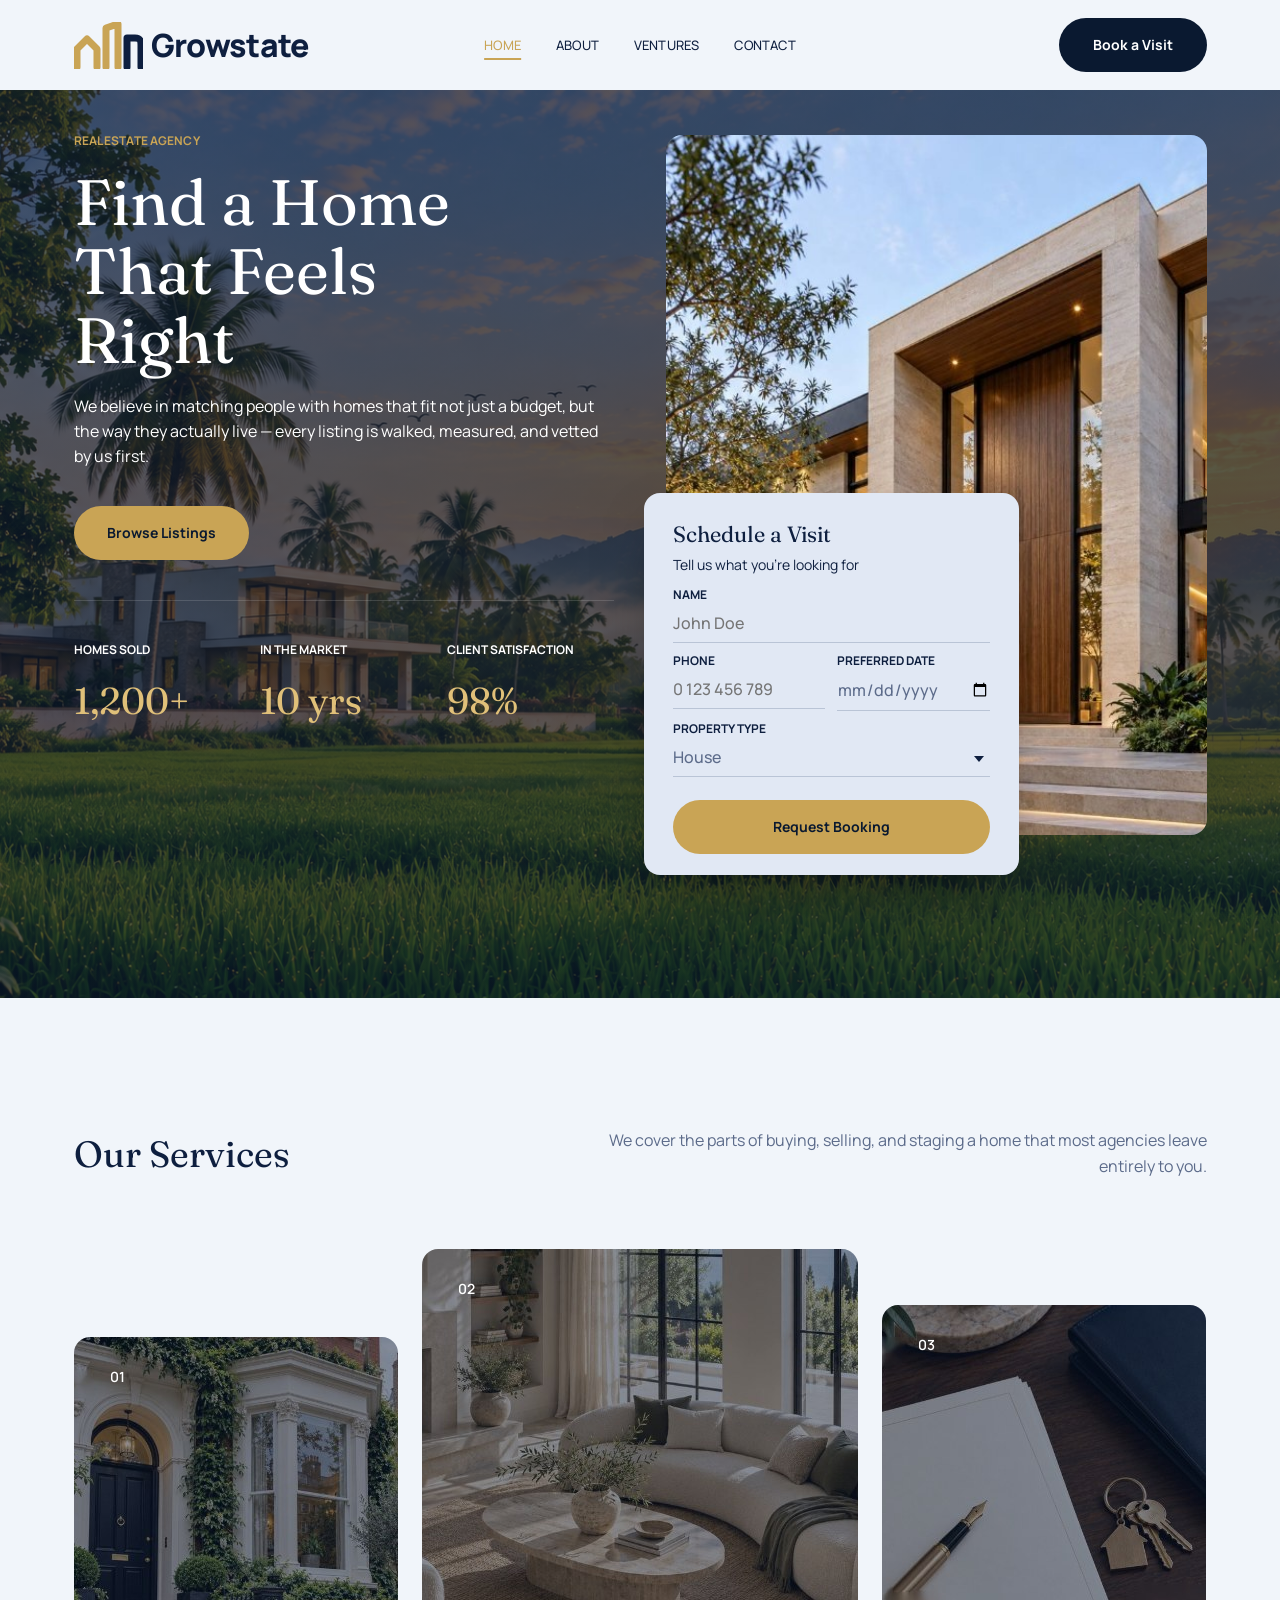
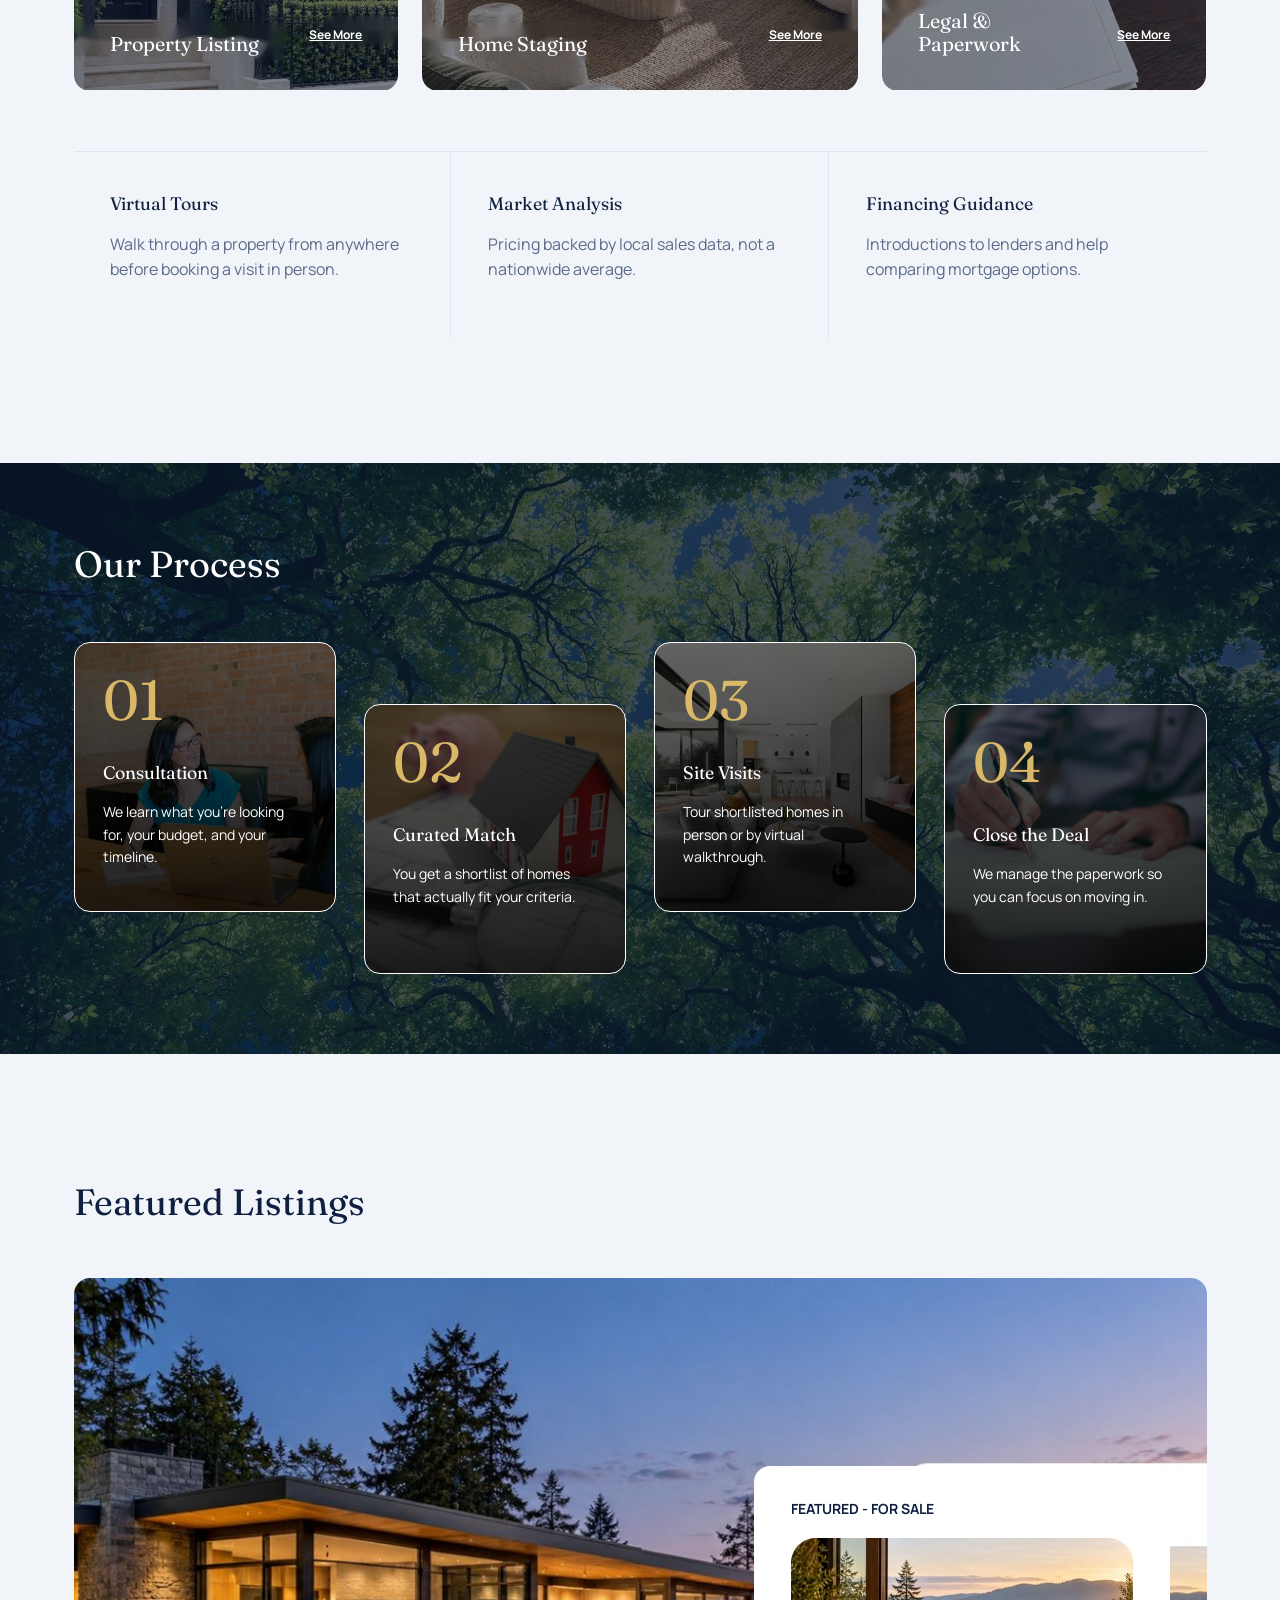
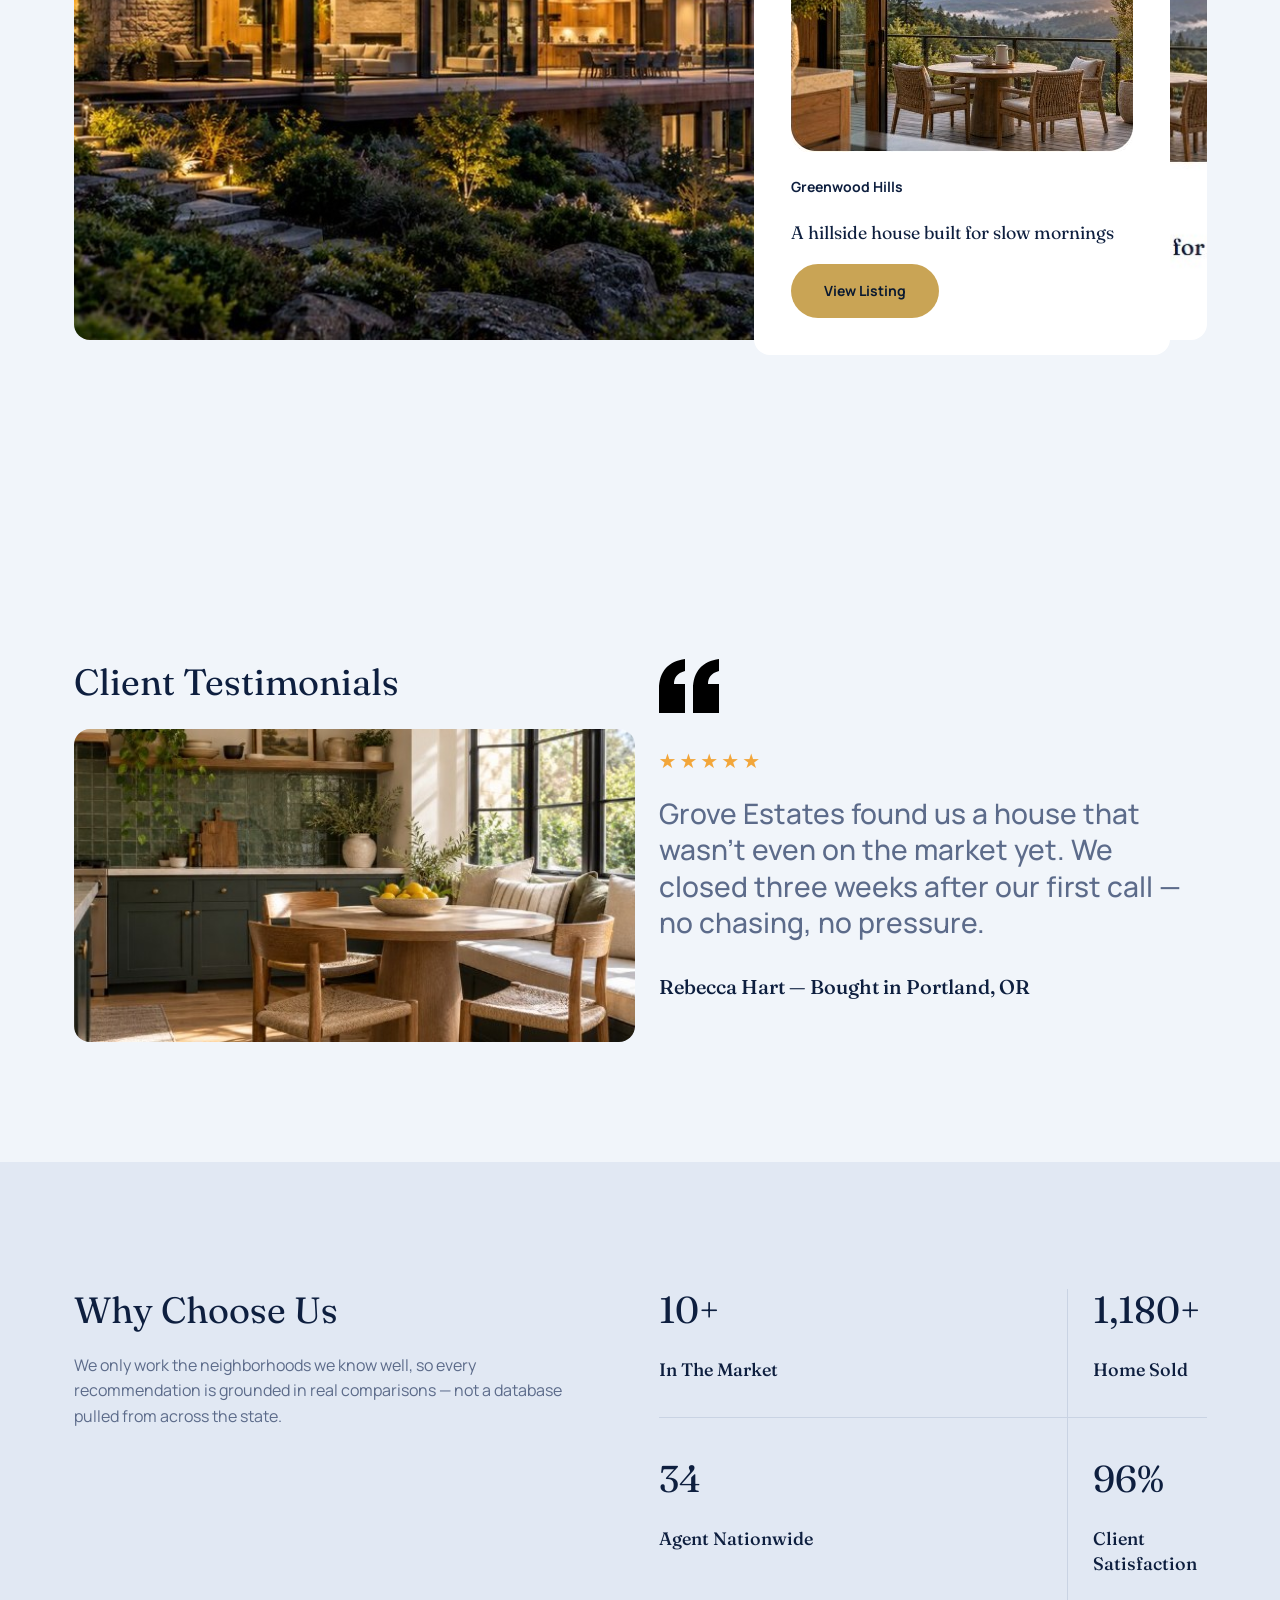
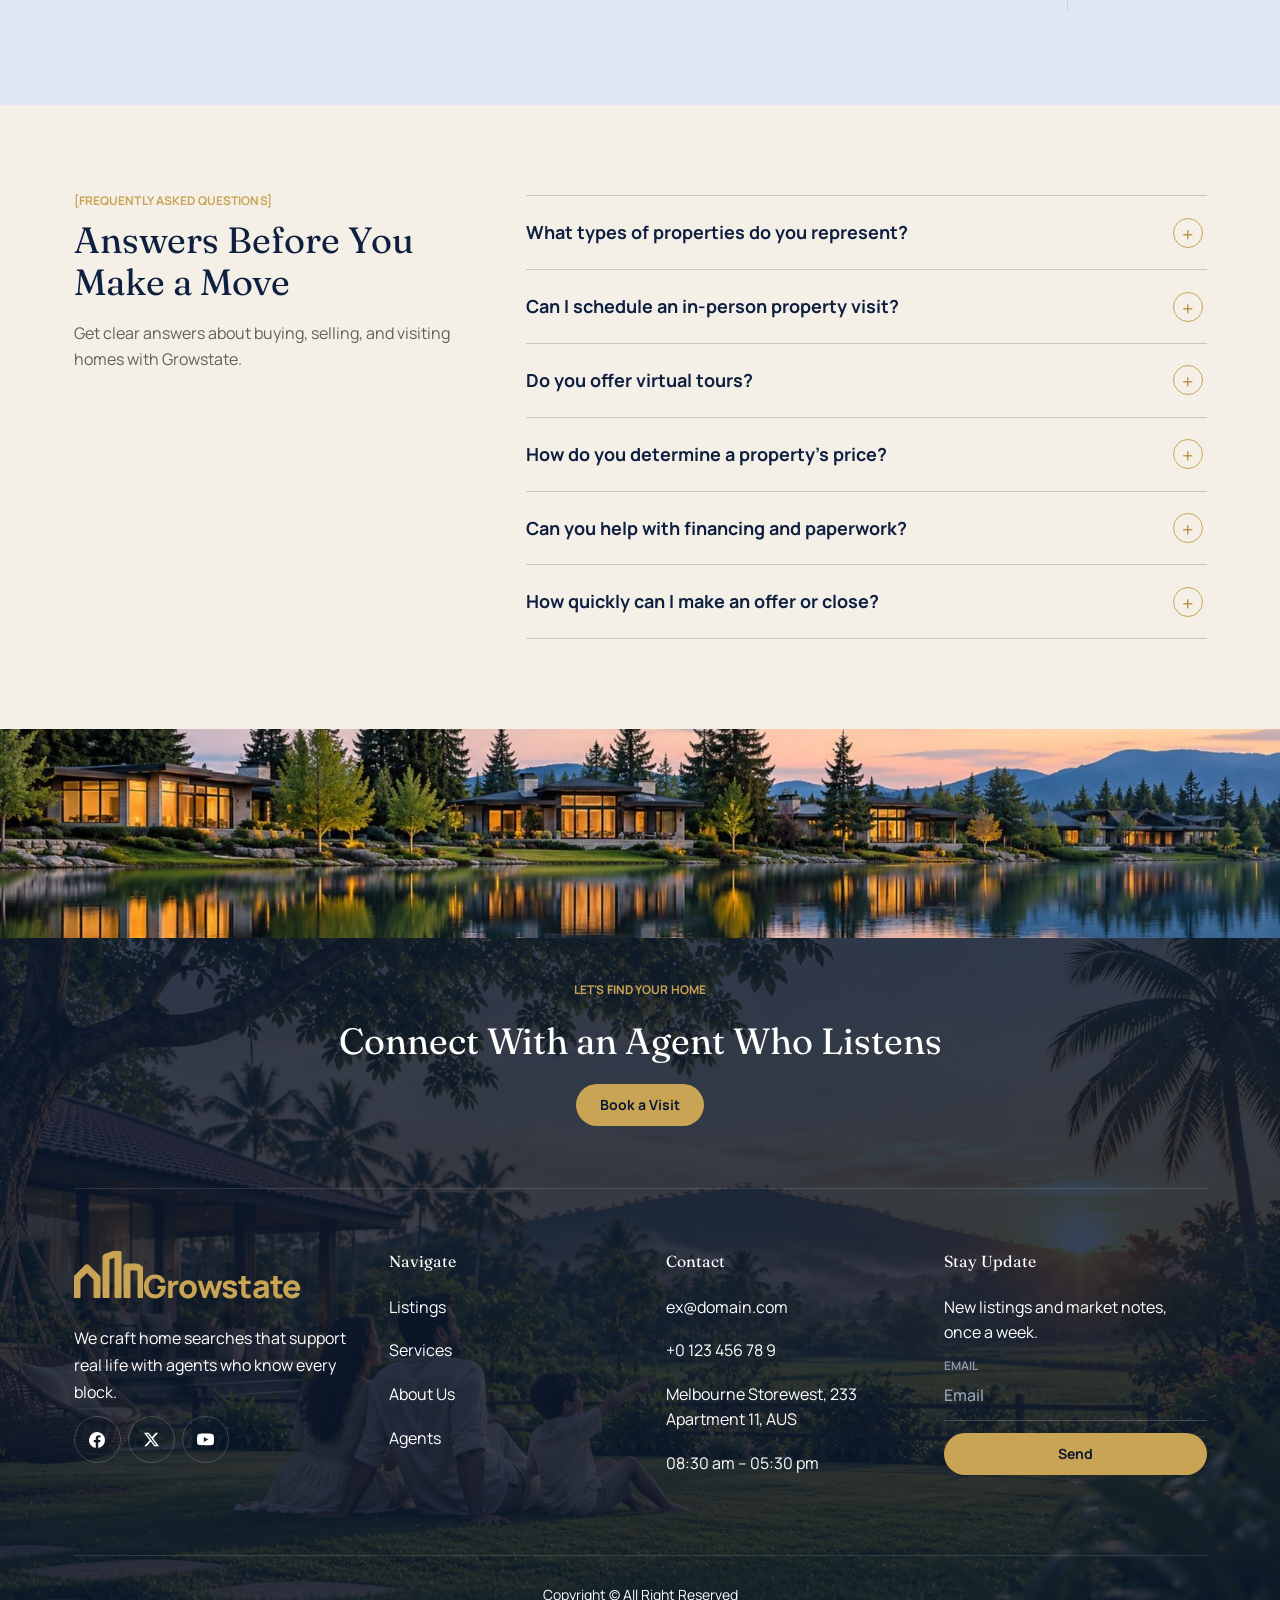
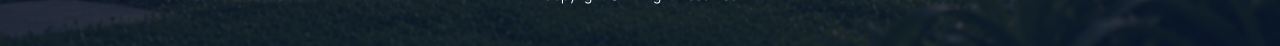
<file: index.html>
<!DOCTYPE html>
<html lang="en">
<head>
<meta charset="UTF-8">
<meta name="viewport" content="width=device-width, initial-scale=1">
<title>Growstate – Find a Home That Feels Right</title>
<link rel="stylesheet" href="style.css">

</head>
<body>

<svg width="0" height="0" style="position:absolute"><defs>
<symbol id="logo" viewBox="0 0 69 47"><g fill="none" stroke-width="7" stroke-linejoin="round" stroke-linecap="round"><path stroke="#c9a455" d="M3 45V27L13 17L23 27V45"/><path stroke="#c9a455" d="M32 45V6L44 2V45"/><path stroke="currentColor" d="M53 45V16H61C66 16 67 18 67 23V45"/></g></symbol>
<symbol id="caret" viewBox="0 0 10 6"><path d="M0 0h10L5 6z" fill="currentColor"/></symbol>
</defs></svg>

<header class="nav">
  <div class="container nav-in">
    <a href="#" class="logo"><svg class="logo-i" width="69" height="47"><use href="#logo"/></svg><span>Growstate</span></a>
    <nav class="links" id="links">
      <a href="#" aria-current="page">Home</a>
      <a href="about.html">About</a>
      <a href="property.html">Ventures</a>
      <a href="contact.html">Contact</a>
    </nav>
    <a href="contact.html" class="btn btn-navy">Book a Visit</a>
    <button class="burger" aria-label="Menu" aria-expanded="false"><i></i><i></i><i></i></button>
  </div>
</header>

<section class="hero">
  <div class="container hero-grid">
    <div class="hero-text">
      <span class="eyebrow">Real Estate Agency</span>
      <h1>Find a Home<br>That Feels<br>Right</h1>
      <p>We believe in matching people with homes that fit not just a budget, but the way they actually live — every listing is walked, measured, and vetted by us first.</p>
      <a href="#listings" class="btn btn-gold">Browse Listings</a>
      <div class="stats">
        <div><small>Homes Sold</small><b data-count="1200" data-suffix="+">1,200+</b></div>
        <div><small>In the Market</small><b data-count="10" data-suffix=" yrs">10 yrs</b></div>
        <div><small>Client Satisfaction</small><b data-count="98" data-suffix="%">98%</b></div>
      </div>
    </div>
    <div class="hero-media" id="visit">
      <img src="images/hero.jpg" alt="Modern stone and timber house at dusk">
      <form class="visit-card" onsubmit="return false">
        <h3>Schedule a Visit</h3>
        <p>Tell us what you're looking for</p>
        <label>Name<input type="text" placeholder="John Doe"></label>
        <div class="two">
          <label>Phone<input type="tel" placeholder="0 123 456 789"></label>
          <label>Preferred Date<input type="date"></label>
        </div>
        <label>Property Type
          <span class="sel"><select><option>House</option><option>Apartment</option><option>Villa</option><option>Loft</option></select><svg width="10" height="6"><use href="#caret"/></svg></span>
        </label>
        <button class="btn btn-gold">Request Booking</button>
      </form>
    </div>
  </div>
</section>

<section class="services" id="services">
  <div class="container">
    <div class="sec-head"><h2>Our Services</h2><p>We cover the parts of buying, selling, and staging a home that most agencies leave entirely to you.</p></div>
    <div class="svc-cards">
      <a href="#" class="svc reveal"><img src="images/service-listing.jpg" alt=""><span class="num">01</span><h4>Property Listing</h4><u>See More</u></a>
      <a href="#" class="svc reveal" style="--d:.12s"><img src="images/service-staging.jpg" alt=""><span class="num">02</span><h4>Home Staging</h4><u>See More</u></a>
      <a href="#" class="svc reveal" style="--d:.24s"><img src="images/service-legal.jpg" alt=""><span class="num">03</span><h4>Legal &amp; Paperwork</h4><u>See More</u></a>
    </div>
    <div class="svc-info">
      <div class="reveal"><h5>Virtual Tours</h5><p>Walk through a property from anywhere before booking a visit in person.</p></div>
      <div class="reveal" style="--d:.1s"><h5>Market Analysis</h5><p>Pricing backed by local sales data, not a nationwide average.</p></div>
      <div class="reveal" style="--d:.2s"><h5>Financing Guidance</h5><p>Introductions to lenders and help comparing mortgage options.</p></div>
    </div>
  </div>
</section>

<section class="process">
  <div class="container">
    <h2>Our Process</h2>
    <div class="steps">
      <div class="step step-consultation reveal"><b>01</b><h4>Consultation</h4><p>We learn what you're looking for, your budget, and your timeline.</p></div>
      <div class="step step-match reveal" style="--d:.12s"><b>02</b><h4>Curated Match</h4><p>You get a shortlist of homes that actually fit your criteria.</p></div>
      <div class="step step-visits reveal" style="--d:.24s"><b>03</b><h4>Site Visits</h4><p>Tour shortlisted homes in person or by virtual walkthrough.</p></div>
      <div class="step step-close reveal" style="--d:.36s"><b>04</b><h4>Close the Deal</h4><p>We manage the paperwork so you can focus on moving in.</p></div>
    </div>
  </div>
</section>

<section class="listings" id="listings">
  <div class="container">
    <h2>Featured Listings</h2>
    <div class="feat reveal">
      <img src="images/featured-main.jpg" alt="Hillside house at sunset">
      <div class="feat-card">
        <small>Featured - For Sale</small>
        <img src="images/featured-thumb.jpg" alt="Terrace dining overlooking hills">
        <span class="loc">Greenwood Hills</span>
        <h4>A hillside house built for slow mornings</h4>
        <a href="property.html" class="btn btn-gold">View Listing</a>
      </div>
    </div>
  </div>
</section>

<section class="testi">
  <div class="container testi-grid">
    <div class="tl"><h2>Client Testimonials</h2><div class="pic reveal"><img src="images/testimonial.jpg" alt=""></div></div>
    <div class="tr reveal" style="--d:.15s">
      <svg class="q" width="62" height="54" viewBox="0 0 62 54"><path fill="currentColor" d="M0 54V30C0 12 10 2 26 0v12C18 14 15 19 15 25h11v29H0zm34 0V30C34 12 44 2 60 0v12c-8 2-11 7-11 13h11v29H34z"/></svg>
      <div class="stars">★★★★★</div>
      <blockquote>Grove Estates found us a house that wasn't even on the market yet. We closed three weeks after our first call — no chasing, no pressure.</blockquote>
      <cite>Rebecca Hart — Bought in Portland, OR</cite>
    </div>
  </div>
</section>

<section class="why">
  <div class="container why-grid">
    <div class="reveal"><h2>Why Choose Us</h2><p>We only work the neighborhoods we know well, so every recommendation is grounded in real comparisons — not a database pulled from across the state.</p></div>
    <div class="nums">
      <div class="reveal"><b data-count="10" data-suffix="+">10+</b><span>In The Market</span></div>
      <div class="reveal" style="--d:.1s"><b data-count="1200" data-suffix="+">1,200+</b><span>Home Sold</span></div>
      <div class="reveal" style="--d:.2s"><b data-count="35" data-suffix="">35</b><span>Agent Nationwide</span></div>
      <div class="reveal" style="--d:.3s"><b data-count="98" data-suffix="%">98%</b><span>Client Satisfaction</span></div>
    </div>
  </div>
</section>

<section class="faq" id="faq">
  <div class="container faq-grid">
    <div class="reveal">
      <span class="eyebrow">[Frequently Asked Questions]</span>
      <h2>Answers Before You Make a Move</h2>
      <p class="faq-intro">Get clear answers about buying, selling, and visiting homes with Growstate.</p>
    </div>
    <div class="faq-list reveal" style="--d:.12s">
      <details class="faq-item">
        <summary>What types of properties do you represent?</summary>
        <p>We represent houses, apartments, villas, lofts, and select farmland properties. Every listing is reviewed for location, condition, and market value before it is recommended.</p>
      </details>
      <details class="faq-item">
        <summary>Can I schedule an in-person property visit?</summary>
        <p>Yes. Use the Schedule a Visit form or book a visit with one of our agents. We will confirm the date and share the details for your preferred property.</p>
      </details>
      <details class="faq-item">
        <summary>Do you offer virtual tours?</summary>
        <p>Many of our listings include virtual walkthroughs. They allow you to explore the layout and key features remotely before arranging an in-person visit.</p>
      </details>
      <details class="faq-item">
        <summary>How do you determine a property's price?</summary>
        <p>We compare recent local sales, property condition, neighborhood trends, and current demand. This gives you a practical price range grounded in the area—not a statewide estimate.</p>
      </details>
      <details class="faq-item">
        <summary>Can you help with financing and paperwork?</summary>
        <p>We can introduce you to trusted lenders and help compare mortgage options. We also coordinate the legal and documentation process through closing.</p>
      </details>
      <details class="faq-item">
        <summary>How quickly can I make an offer or close?</summary>
        <p>Timing depends on the property, financing, and local requirements. Once we understand your goals, we will outline the key steps and expected timeline.</p>
      </details>
    </div>
  </div>
</section>

<div class="banner"><img src="images/banner.jpg" alt="Lakeside homes at dusk"></div>

<footer id="contact">
  <div class="container">
    <div class="cta reveal"><span class="eyebrow">Let's find your home</span><h2>Connect With an Agent Who Listens</h2><a href="#visit" class="btn btn-gold">Book a Visit</a></div>
    <div class="f-grid">
      <div><a href="#" class="logo gold"><svg class="logo-i" width="69" height="47"><use href="#logo"/></svg><span>Growstate</span></a>
        <p>We craft home searches that support real life with agents who know every block.</p>
        <div class="soc">
          <a href="#" aria-label="Facebook"><svg width="16" height="16" viewBox="0 0 24 24" fill="currentColor"><path d="M24 12a12 12 0 1 0-13.9 11.9v-8.4H7.1V12h3V9.4c0-3 1.8-4.7 4.5-4.7 1.3 0 2.7.2 2.7.2v3h-1.5c-1.5 0-2 .9-2 1.9V12h3.4l-.5 3.5h-2.9v8.4A12 12 0 0 0 24 12z"/></svg></a>
          <a href="#" aria-label="X"><svg width="15" height="15" viewBox="0 0 24 24" fill="currentColor"><path d="M18.9 1.2h3.7l-8 9.2L24 22.8h-7.4l-5.8-7.6-6.6 7.6H.5l8.6-9.8L0 1.2h7.6l5.2 6.9 6.1-6.9zm-1.3 19.4h2L6.5 3.3H4.3l13.3 17.3z"/></svg></a>
          <a href="#" aria-label="YouTube"><svg width="17" height="17" viewBox="0 0 24 24" fill="currentColor"><path d="M23.5 6.2a3 3 0 0 0-2.1-2.1C19.5 3.6 12 3.6 12 3.6s-7.5 0-9.4.5A3 3 0 0 0 .5 6.2C0 8.1 0 12 0 12s0 3.9.5 5.8a3 3 0 0 0 2.1 2.1c1.9.5 9.4.5 9.4.5s7.5 0 9.4-.5a3 3 0 0 0 2.1-2.1c.5-1.9.5-5.8.5-5.8s0-3.9-.5-5.8zM9.6 15.6V8.4l6.2 3.6-6.2 3.6z"/></svg></a>
        </div></div>
      <div><h5>Navigate</h5><a href="#listings">Listings</a><a href="#services">Services</a><a href="about.html">About Us</a><a href="#">Agents</a></div>
      <div><h5>Contact</h5><a href="mailto:ex@domain.com">ex@domain.com</a><a href="tel:+0123456789">+0 123 456 78 9</a><span>Melbourne Storewest, 233 Apartment 11, AUS</span><span>08:30 am – 05:30 pm</span></div>
      <div><h5>Stay Update</h5><p>New listings and market notes, once a week.</p>
        <form onsubmit="return false"><label>Email<input type="email" placeholder="Email"></label><button class="btn btn-gold">Send</button></form></div>
    </div>
    <div class="copy">Copyright © All Right Reserved</div>
  </div>
</footer>

<script src="script.js"></script>
</body>
</html>
</file>
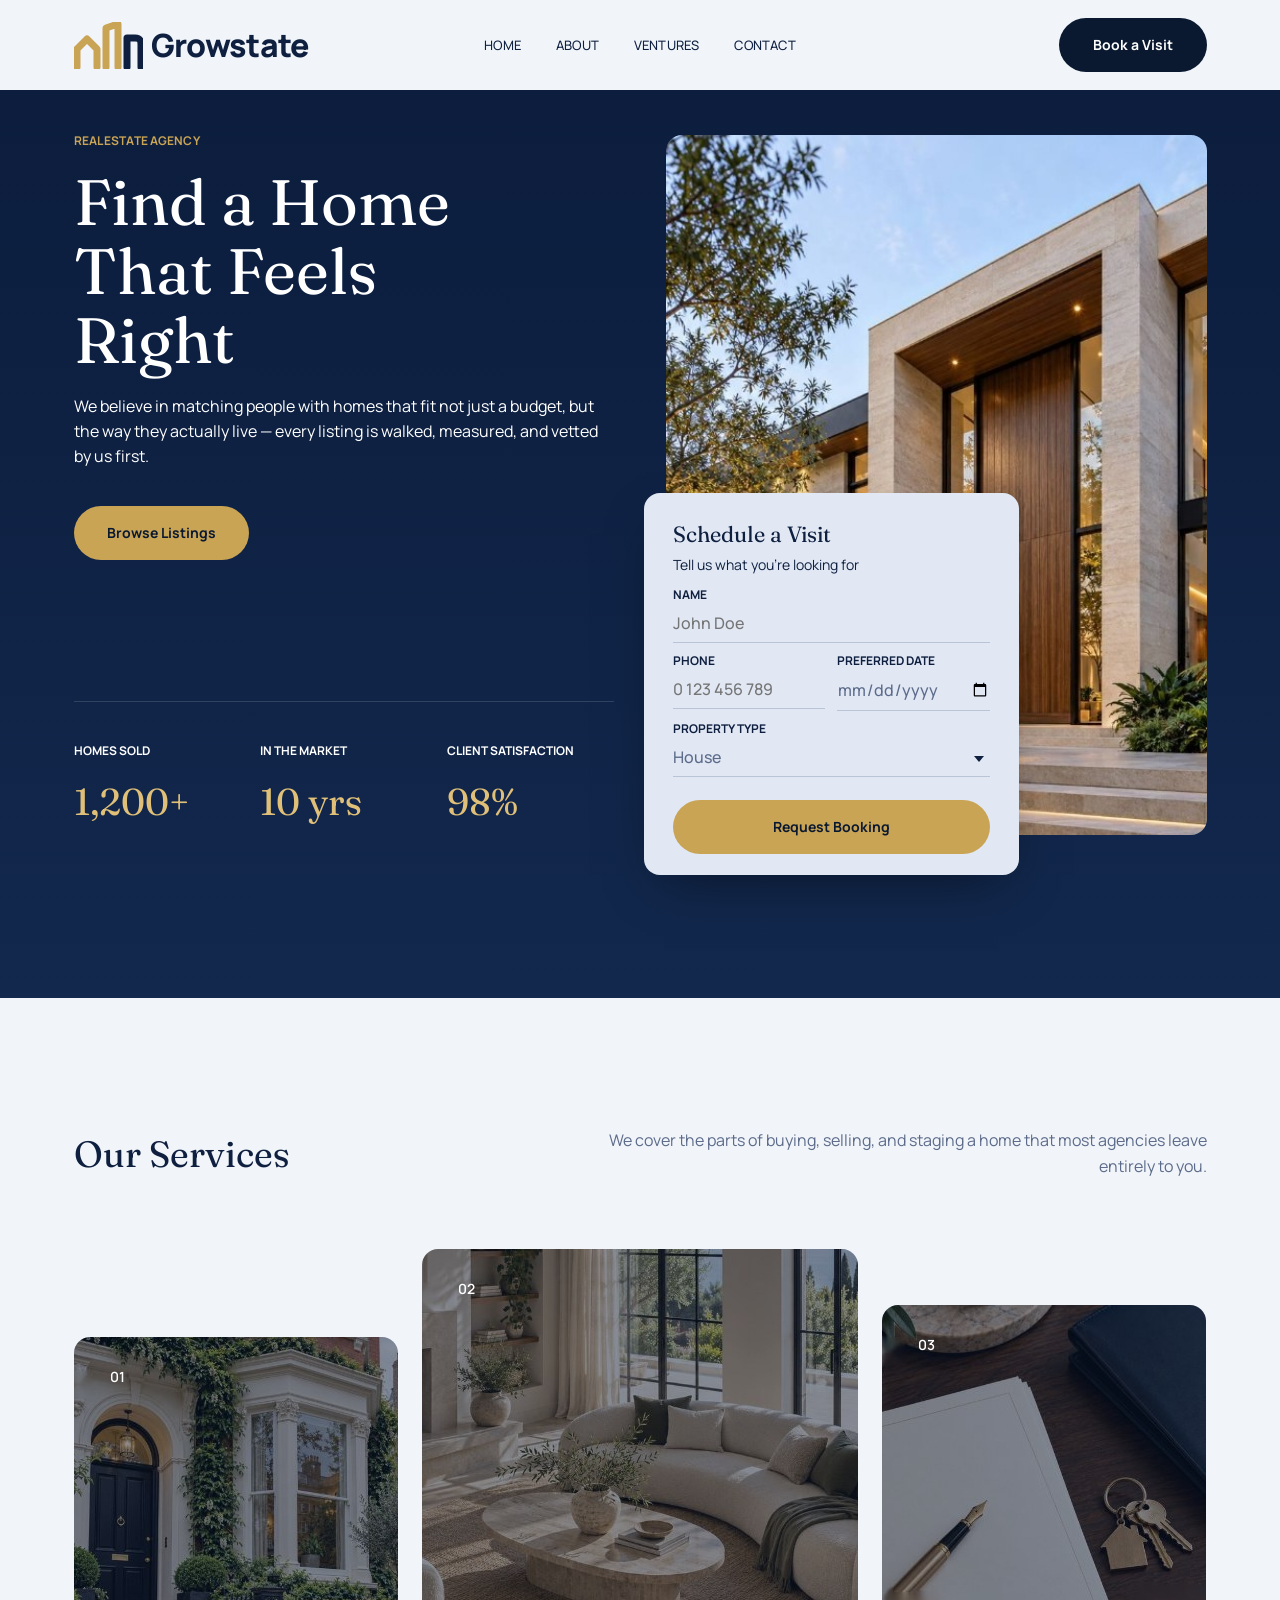
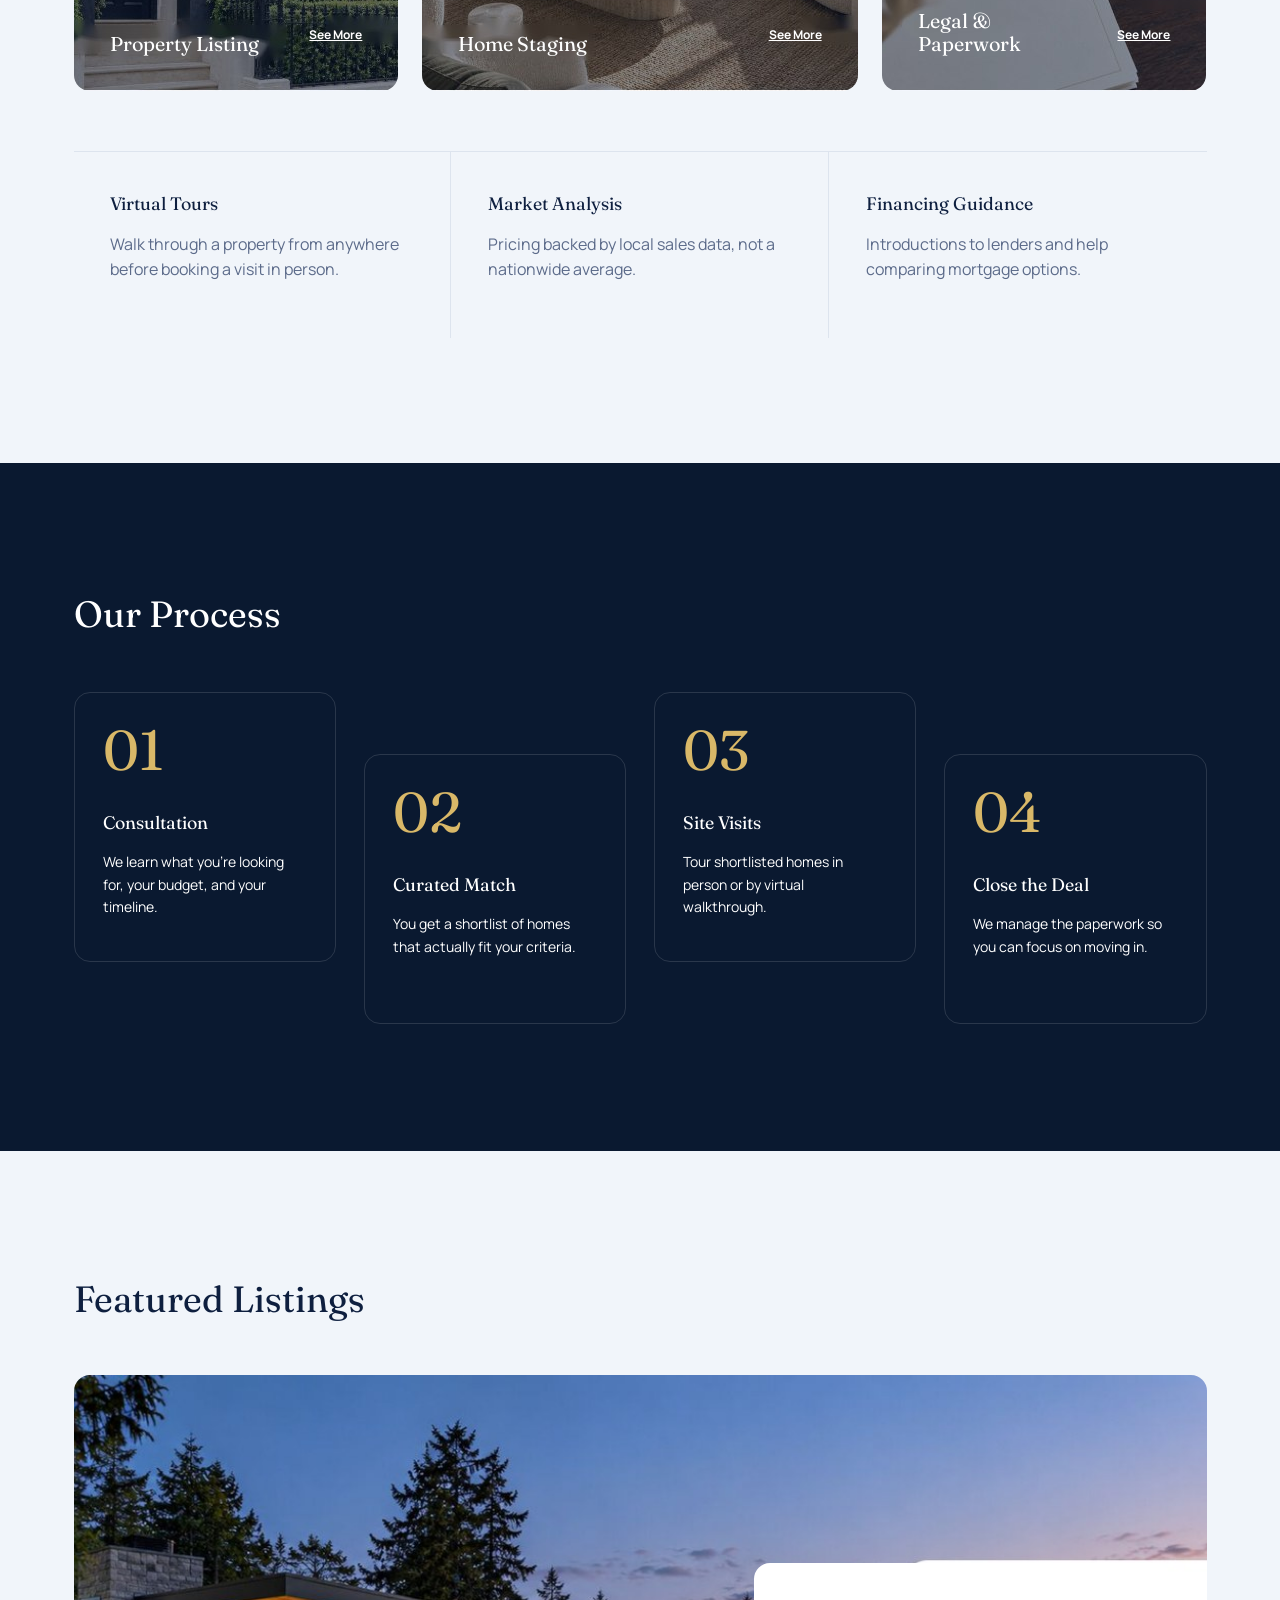
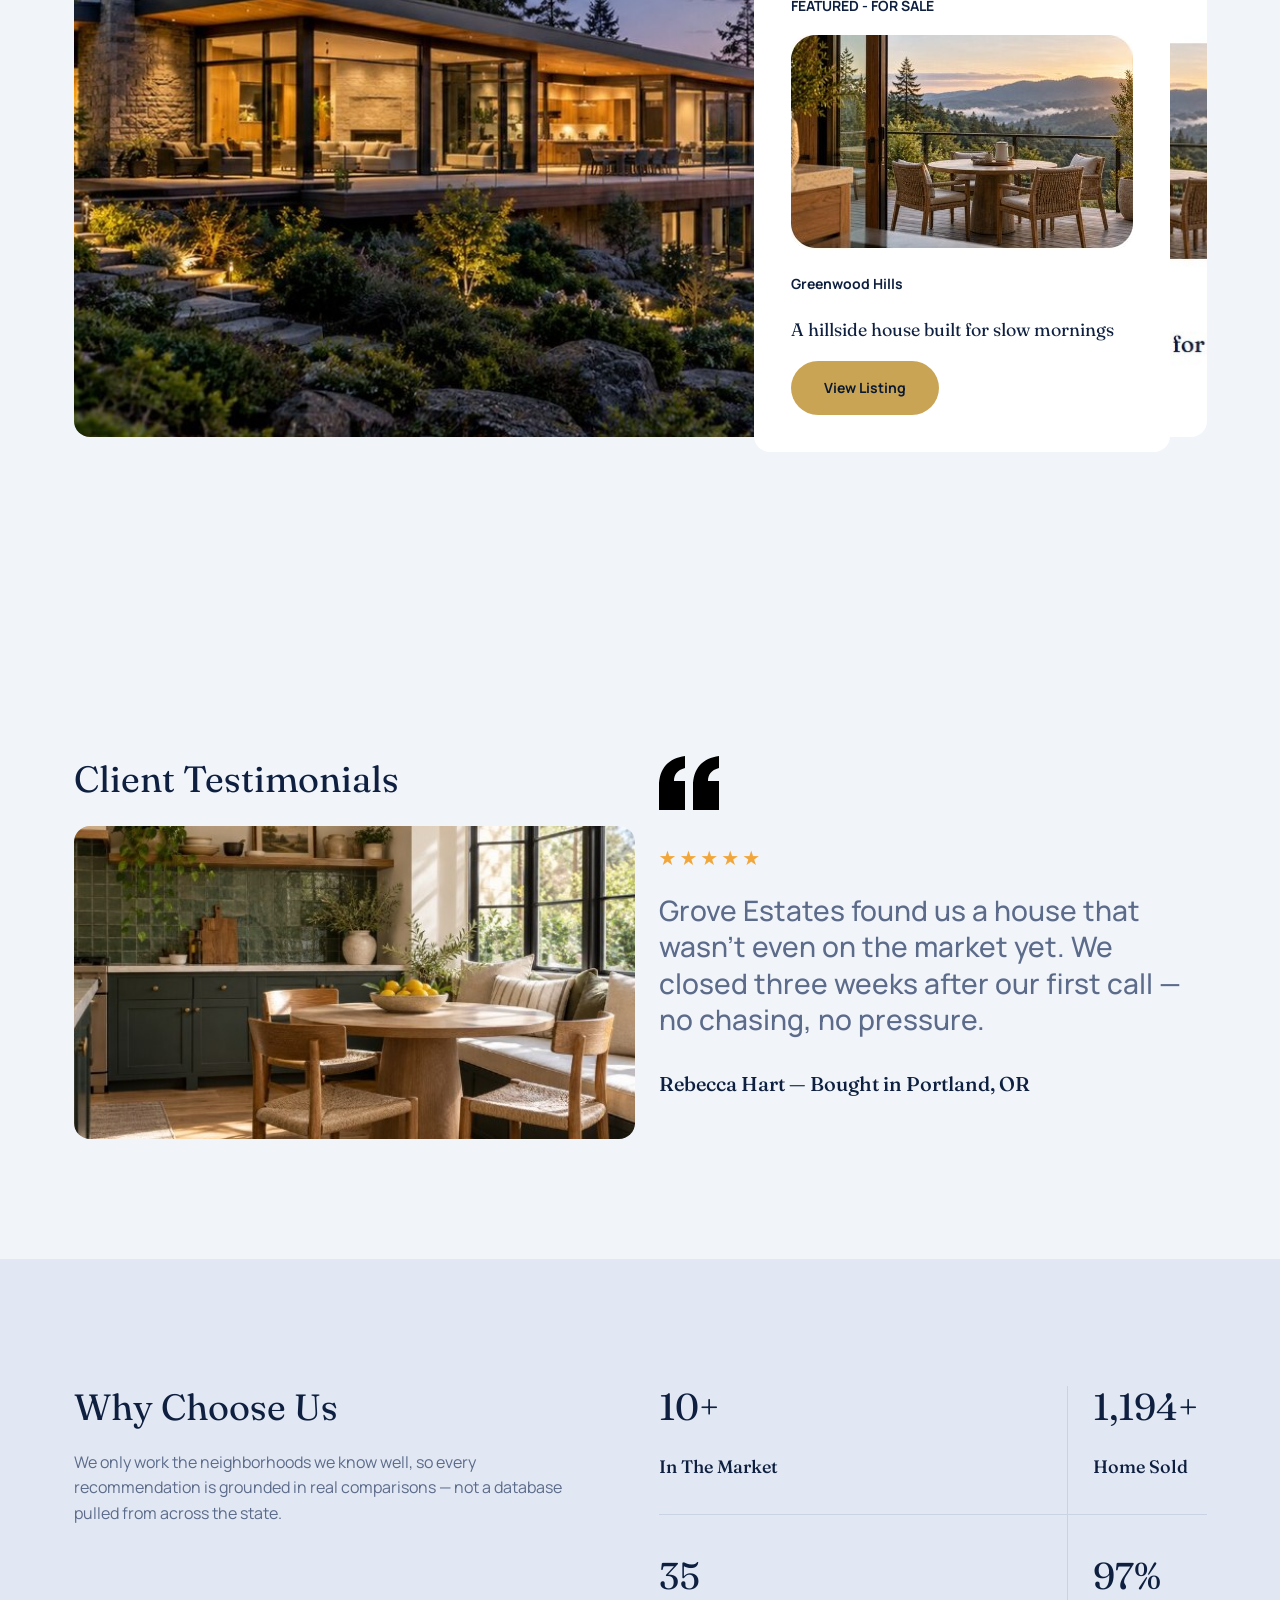
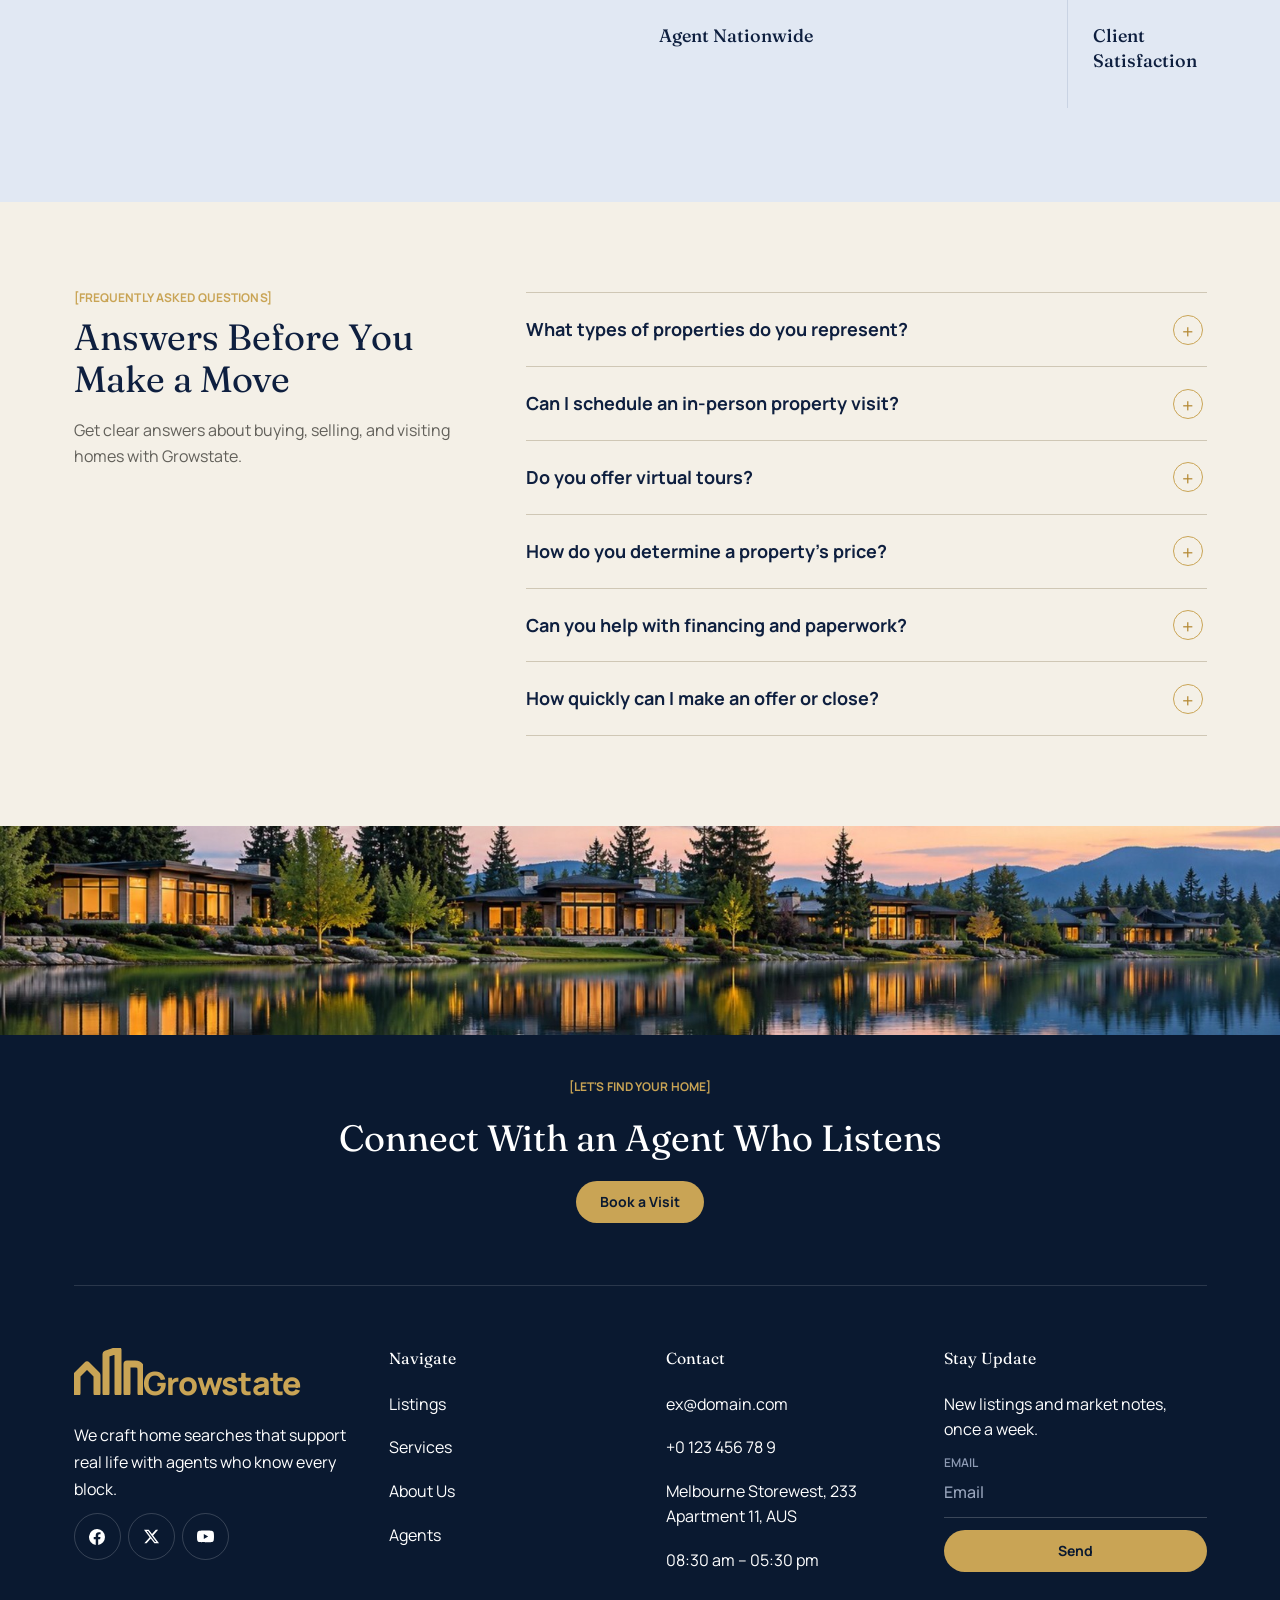
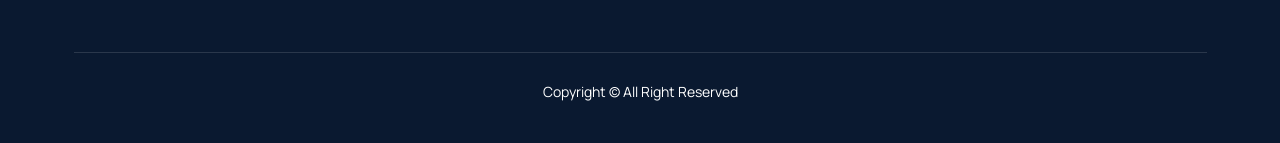
<file: farmland/index.html>
<!DOCTYPE html>
<html lang="en">
<head>
<meta charset="UTF-8">
<meta name="viewport" content="width=device-width, initial-scale=1">
<title>Growstate – Find a Home That Feels Right</title>
<link rel="stylesheet" href="style.css">

</head>
<body>

<svg width="0" height="0" style="position:absolute"><defs>
<symbol id="logo" viewBox="0 0 69 47"><g fill="none" stroke-width="7" stroke-linejoin="round" stroke-linecap="round"><path stroke="#c9a455" d="M3 45V27L13 17L23 27V45"/><path stroke="#c9a455" d="M32 45V6L44 2V45"/><path stroke="currentColor" d="M53 45V16H61C66 16 67 18 67 23V45"/></g></symbol>
<symbol id="caret" viewBox="0 0 10 6"><path d="M0 0h10L5 6z" fill="currentColor"/></symbol>
</defs></svg>

<header class="nav">
  <div class="container nav-in">
    <a href="#" class="logo"><svg class="logo-i" width="69" height="47"><use href="#logo"/></svg><span>Growstate</span></a>
    <nav class="links" id="links">
      <a href="#">Home</a>
      <a href="about.html">About</a>
      <a href="property.html">Ventures</a>
      <a href="contact.html">Contact</a>
    </nav>
    <a href="contact.html" class="btn btn-navy">Book a Visit</a>
    <button class="burger" aria-label="Menu" aria-expanded="false"><i></i><i></i><i></i></button>
  </div>
</header>

<section class="hero">
  <div class="container hero-grid">
    <div class="hero-text">
      <span class="eyebrow">Real Estate Agency</span>
      <h1>Find a Home<br>That Feels<br>Right</h1>
      <p>We believe in matching people with homes that fit not just a budget, but the way they actually live — every listing is walked, measured, and vetted by us first.</p>
      <a href="#listings" class="btn btn-gold">Browse Listings</a>
      <div class="stats">
        <div><small>Homes Sold</small><b data-count="1200" data-suffix="+">1,200+</b></div>
        <div><small>In the Market</small><b data-count="10" data-suffix=" yrs">10 yrs</b></div>
        <div><small>Client Satisfaction</small><b data-count="98" data-suffix="%">98%</b></div>
      </div>
    </div>
    <div class="hero-media" id="visit">
      <img src="images/hero.jpg" alt="Modern stone and timber house at dusk">
      <form class="visit-card" onsubmit="return false">
        <h3>Schedule a Visit</h3>
        <p>Tell us what you're looking for</p>
        <label>Name<input type="text" placeholder="John Doe"></label>
        <div class="two">
          <label>Phone<input type="tel" placeholder="0 123 456 789"></label>
          <label>Preferred Date<input type="date"></label>
        </div>
        <label>Property Type
          <span class="sel"><select><option>House</option><option>Apartment</option><option>Villa</option><option>Loft</option></select><svg width="10" height="6"><use href="#caret"/></svg></span>
        </label>
        <button class="btn btn-gold">Request Booking</button>
      </form>
    </div>
  </div>
</section>

<section class="services" id="services">
  <div class="container">
    <div class="sec-head"><h2>Our Services</h2><p>We cover the parts of buying, selling, and staging a home that most agencies leave entirely to you.</p></div>
    <div class="svc-cards">
      <a href="#" class="svc reveal"><img src="images/service-listing.jpg" alt=""><span class="num">01</span><h4>Property Listing</h4><u>See More</u></a>
      <a href="#" class="svc reveal" style="--d:.12s"><img src="images/service-staging.jpg" alt=""><span class="num">02</span><h4>Home Staging</h4><u>See More</u></a>
      <a href="#" class="svc reveal" style="--d:.24s"><img src="images/service-legal.jpg" alt=""><span class="num">03</span><h4>Legal &amp; Paperwork</h4><u>See More</u></a>
    </div>
    <div class="svc-info">
      <div class="reveal"><h5>Virtual Tours</h5><p>Walk through a property from anywhere before booking a visit in person.</p></div>
      <div class="reveal" style="--d:.1s"><h5>Market Analysis</h5><p>Pricing backed by local sales data, not a nationwide average.</p></div>
      <div class="reveal" style="--d:.2s"><h5>Financing Guidance</h5><p>Introductions to lenders and help comparing mortgage options.</p></div>
    </div>
  </div>
</section>

<section class="process">
  <div class="container">
    <h2>Our Process</h2>
    <div class="steps">
      <div class="step reveal"><b>01</b><h4>Consultation</h4><p>We learn what you're looking for, your budget, and your timeline.</p></div>
      <div class="step reveal" style="--d:.12s"><b>02</b><h4>Curated Match</h4><p>You get a shortlist of homes that actually fit your criteria.</p></div>
      <div class="step reveal" style="--d:.24s"><b>03</b><h4>Site Visits</h4><p>Tour shortlisted homes in person or by virtual walkthrough.</p></div>
      <div class="step reveal" style="--d:.36s"><b>04</b><h4>Close the Deal</h4><p>We manage the paperwork so you can focus on moving in.</p></div>
    </div>
  </div>
</section>

<section class="listings" id="listings">
  <div class="container">
    <h2>Featured Listings</h2>
    <div class="feat reveal">
      <img src="images/featured-main.jpg" alt="Hillside house at sunset">
      <div class="feat-card">
        <small>Featured - For Sale</small>
        <img src="images/featured-thumb.jpg" alt="Terrace dining overlooking hills">
        <span class="loc">Greenwood Hills</span>
        <h4>A hillside house built for slow mornings</h4>
        <a href="property.html" class="btn btn-gold">View Listing</a>
      </div>
    </div>
  </div>
</section>

<section class="testi">
  <div class="container testi-grid">
    <div class="tl"><h2>Client Testimonials</h2><div class="pic reveal"><img src="images/testimonial.jpg" alt=""></div></div>
    <div class="tr reveal" style="--d:.15s">
      <svg class="q" width="62" height="54" viewBox="0 0 62 54"><path fill="currentColor" d="M0 54V30C0 12 10 2 26 0v12C18 14 15 19 15 25h11v29H0zm34 0V30C34 12 44 2 60 0v12c-8 2-11 7-11 13h11v29H34z"/></svg>
      <div class="stars">★★★★★</div>
      <blockquote>Grove Estates found us a house that wasn't even on the market yet. We closed three weeks after our first call — no chasing, no pressure.</blockquote>
      <cite>Rebecca Hart — Bought in Portland, OR</cite>
    </div>
  </div>
</section>

<section class="why">
  <div class="container why-grid">
    <div class="reveal"><h2>Why Choose Us</h2><p>We only work the neighborhoods we know well, so every recommendation is grounded in real comparisons — not a database pulled from across the state.</p></div>
    <div class="nums">
      <div class="reveal"><b data-count="10" data-suffix="+">10+</b><span>In The Market</span></div>
      <div class="reveal" style="--d:.1s"><b data-count="1200" data-suffix="+">1,200+</b><span>Home Sold</span></div>
      <div class="reveal" style="--d:.2s"><b data-count="35" data-suffix="">35</b><span>Agent Nationwide</span></div>
      <div class="reveal" style="--d:.3s"><b data-count="98" data-suffix="%">98%</b><span>Client Satisfaction</span></div>
    </div>
  </div>
</section>

<section class="faq" id="faq">
  <div class="container faq-grid">
    <div class="reveal">
      <span class="eyebrow">[Frequently Asked Questions]</span>
      <h2>Answers Before You Make a Move</h2>
      <p class="faq-intro">Get clear answers about buying, selling, and visiting homes with Growstate.</p>
    </div>
    <div class="faq-list reveal" style="--d:.12s">
      <details class="faq-item">
        <summary>What types of properties do you represent?</summary>
        <p>We represent houses, apartments, villas, lofts, and select farmland properties. Every listing is reviewed for location, condition, and market value before it is recommended.</p>
      </details>
      <details class="faq-item">
        <summary>Can I schedule an in-person property visit?</summary>
        <p>Yes. Use the Schedule a Visit form or book a visit with one of our agents. We will confirm the date and share the details for your preferred property.</p>
      </details>
      <details class="faq-item">
        <summary>Do you offer virtual tours?</summary>
        <p>Many of our listings include virtual walkthroughs. They allow you to explore the layout and key features remotely before arranging an in-person visit.</p>
      </details>
      <details class="faq-item">
        <summary>How do you determine a property's price?</summary>
        <p>We compare recent local sales, property condition, neighborhood trends, and current demand. This gives you a practical price range grounded in the area—not a statewide estimate.</p>
      </details>
      <details class="faq-item">
        <summary>Can you help with financing and paperwork?</summary>
        <p>We can introduce you to trusted lenders and help compare mortgage options. We also coordinate the legal and documentation process through closing.</p>
      </details>
      <details class="faq-item">
        <summary>How quickly can I make an offer or close?</summary>
        <p>Timing depends on the property, financing, and local requirements. Once we understand your goals, we will outline the key steps and expected timeline.</p>
      </details>
    </div>
  </div>
</section>

<div class="banner"><img src="images/banner.jpg" alt="Lakeside homes at dusk"></div>

<footer id="contact">
  <div class="container">
    <div class="cta reveal"><span class="eyebrow">[Let's find your home]</span><h2>Connect With an Agent Who Listens</h2><a href="#visit" class="btn btn-gold">Book a Visit</a></div>
    <div class="f-grid">
      <div><a href="#" class="logo gold"><svg class="logo-i" width="69" height="47"><use href="#logo"/></svg><span>Growstate</span></a>
        <p>We craft home searches that support real life with agents who know every block.</p>
        <div class="soc">
          <a href="#" aria-label="Facebook"><svg width="16" height="16" viewBox="0 0 24 24" fill="currentColor"><path d="M24 12a12 12 0 1 0-13.9 11.9v-8.4H7.1V12h3V9.4c0-3 1.8-4.7 4.5-4.7 1.3 0 2.7.2 2.7.2v3h-1.5c-1.5 0-2 .9-2 1.9V12h3.4l-.5 3.5h-2.9v8.4A12 12 0 0 0 24 12z"/></svg></a>
          <a href="#" aria-label="X"><svg width="15" height="15" viewBox="0 0 24 24" fill="currentColor"><path d="M18.9 1.2h3.7l-8 9.2L24 22.8h-7.4l-5.8-7.6-6.6 7.6H.5l8.6-9.8L0 1.2h7.6l5.2 6.9 6.1-6.9zm-1.3 19.4h2L6.5 3.3H4.3l13.3 17.3z"/></svg></a>
          <a href="#" aria-label="YouTube"><svg width="17" height="17" viewBox="0 0 24 24" fill="currentColor"><path d="M23.5 6.2a3 3 0 0 0-2.1-2.1C19.5 3.6 12 3.6 12 3.6s-7.5 0-9.4.5A3 3 0 0 0 .5 6.2C0 8.1 0 12 0 12s0 3.9.5 5.8a3 3 0 0 0 2.1 2.1c1.9.5 9.4.5 9.4.5s7.5 0 9.4-.5a3 3 0 0 0 2.1-2.1c.5-1.9.5-5.8.5-5.8s0-3.9-.5-5.8zM9.6 15.6V8.4l6.2 3.6-6.2 3.6z"/></svg></a>
        </div></div>
      <div><h5>Navigate</h5><a href="#listings">Listings</a><a href="#services">Services</a><a href="about.html">About Us</a><a href="#">Agents</a></div>
      <div><h5>Contact</h5><a href="mailto:ex@domain.com">ex@domain.com</a><a href="tel:+0123456789">+0 123 456 78 9</a><span>Melbourne Storewest, 233 Apartment 11, AUS</span><span>08:30 am – 05:30 pm</span></div>
      <div><h5>Stay Update</h5><p>New listings and market notes, once a week.</p>
        <form onsubmit="return false"><label>Email<input type="email" placeholder="Email"></label><button class="btn btn-gold">Send</button></form></div>
    </div>
    <div class="copy">Copyright © All Right Reserved</div>
  </div>
</footer>

<script src="script.js"></script>
</body>
</html>
</file>
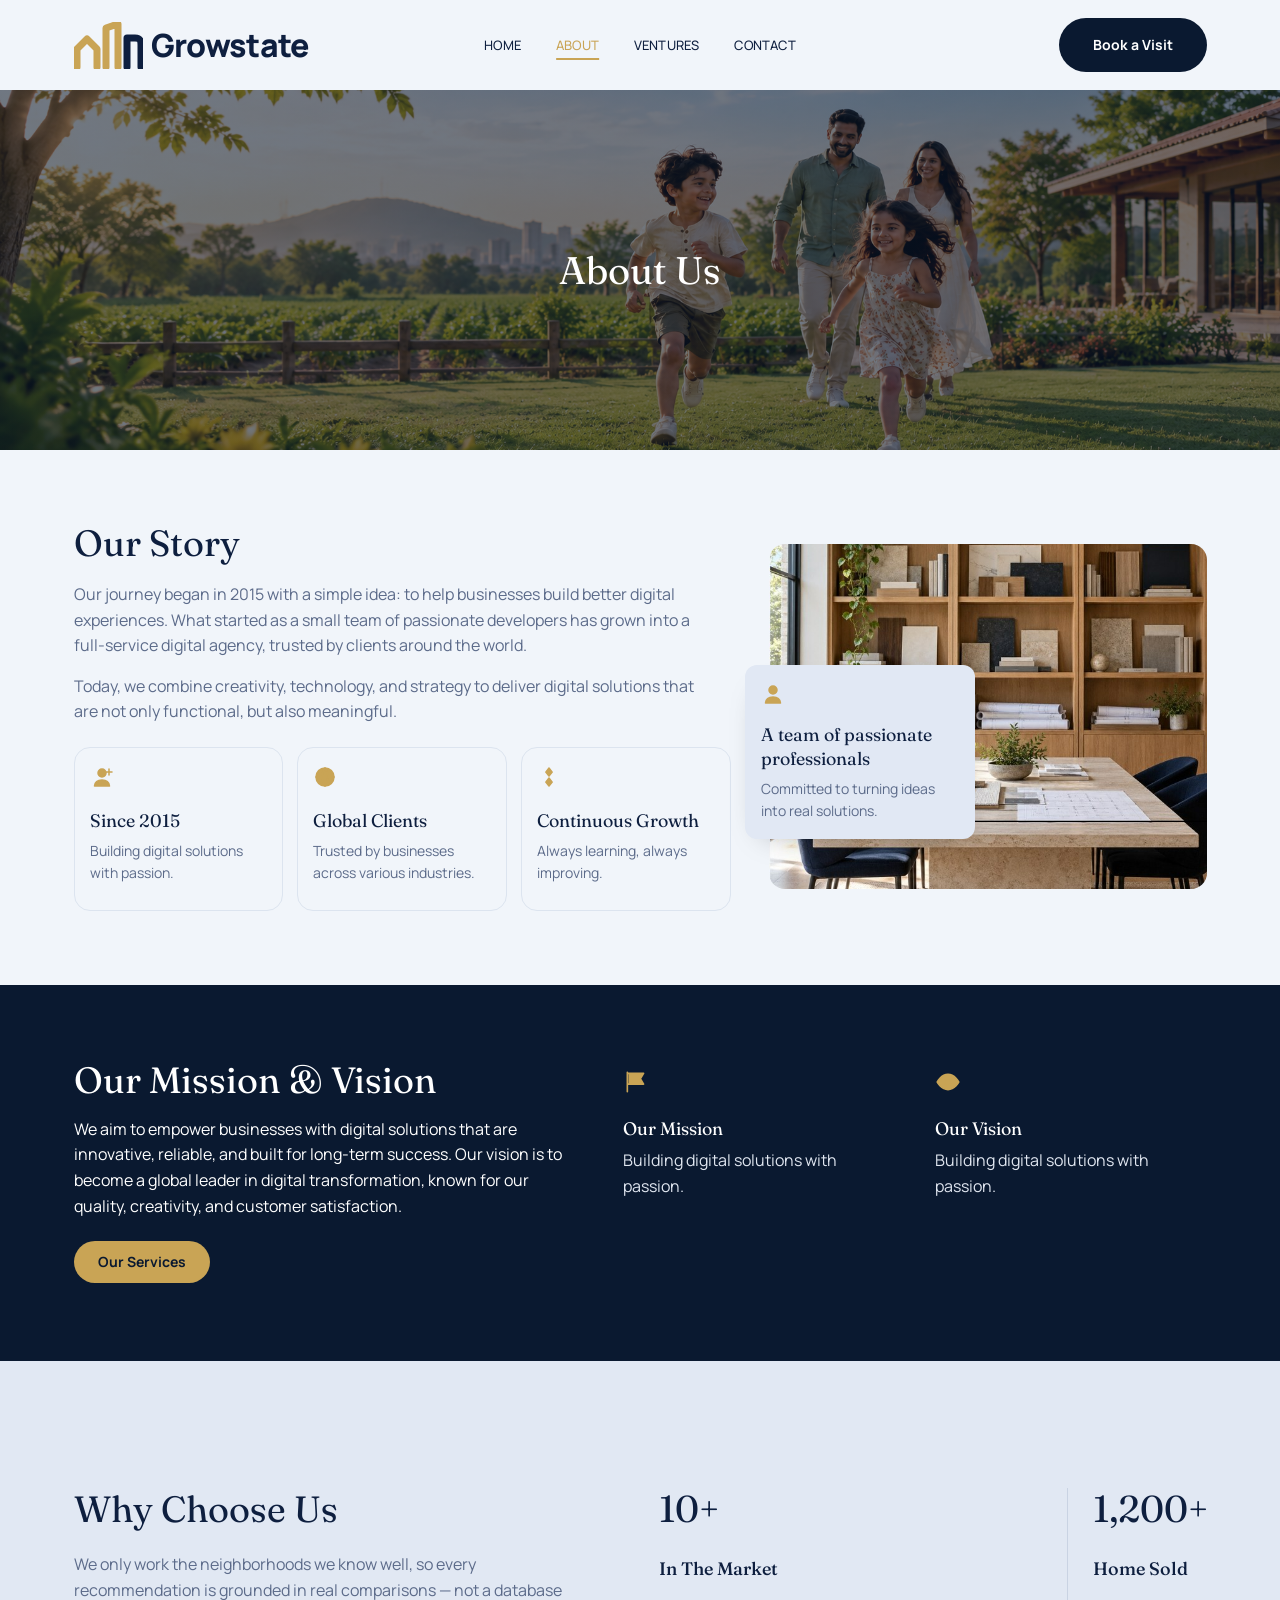
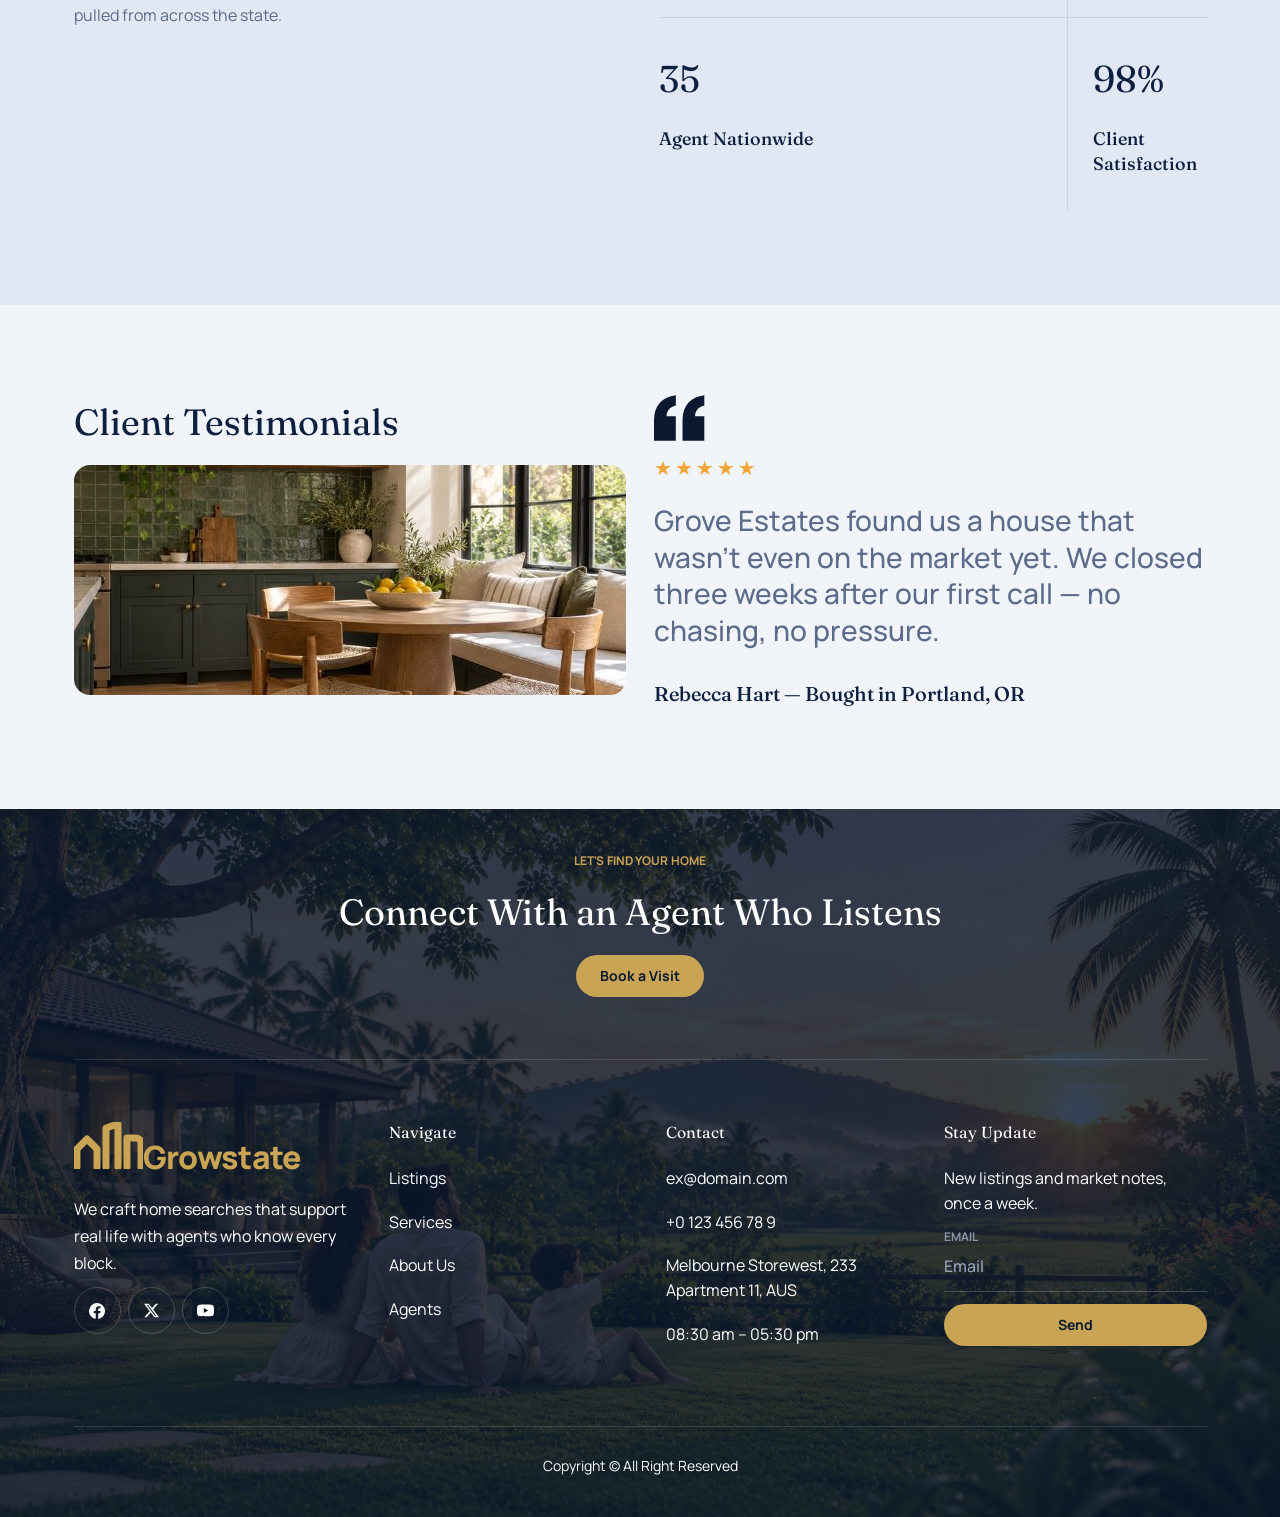
<file: about.html>
<!DOCTYPE html>
<html lang="en">
<head>
  <meta charset="UTF-8">
  <meta name="viewport" content="width=device-width, initial-scale=1">
  <title>About Us – Growstate</title>
  <link rel="stylesheet" href="style.css">
  <link rel="stylesheet" href="about.css">
</head>
<body class="about-page">

<svg width="0" height="0" style="position:absolute"><defs>
  <symbol id="logo" viewBox="0 0 69 47"><g fill="none" stroke-width="7" stroke-linejoin="round" stroke-linecap="round"><path stroke="#c9a455" d="M3 45V27L13 17L23 27V45"/><path stroke="#c9a455" d="M32 45V6L44 2V45"/><path stroke="currentColor" d="M53 45V16H61C66 16 67 18 67 23V45"/></g></symbol>
  <symbol id="caret" viewBox="0 0 10 6"><path d="M0 0h10L5 6z" fill="currentColor"/></symbol>
</defs></svg>

<header class="nav">
  <div class="container nav-in">
    <a href="index.html" class="logo"><svg class="logo-i" width="69" height="47"><use href="#logo"/></svg><span>Growstate</span></a>
    <nav class="links" id="links">
      <a href="index.html">Home</a>
      <a href="about.html" aria-current="page">About</a>
      <a href="property.html" class="dd">Ventures</a>
      <a href="contact.html">Contact</a>
    </nav>
    <a href="contact.html" class="btn btn-navy">Book a Visit</a>
    <button class="burger" aria-label="Menu" aria-expanded="false"><i></i><i></i><i></i></button>
  </div>
</header>

<main>
  <section class="about-cover">
    <h1>About Us</h1>
  </section>

  <section class="about-story">
    <div class="container about-story-grid">
      <div class="about-story-copy">
        <h2>Our Story</h2>
        <p>Our journey began in 2015 with a simple idea: to help businesses build better digital experiences. What started as a small team of passionate developers has grown into a full-service digital agency, trusted by clients around the world.</p>
        <p>Today, we combine creativity, technology, and strategy to deliver digital solutions that are not only functional, but also meaningful.</p>
        <div class="about-facts">
          <article class="about-fact">
            <svg viewBox="0 0 24 24" aria-hidden="true"><path d="M12 12a4 4 0 1 0 0-8 4 4 0 0 0 0 8Zm-7.5 9c.4-4 3.3-6 7.5-6s7.1 2 7.5 6H4.5ZM19 4v6m-3-3h6"/></svg>
            <h3>Since 2015</h3>
            <p>Building digital solutions with passion.</p>
          </article>
          <article class="about-fact">
            <svg viewBox="0 0 24 24" aria-hidden="true"><circle cx="12" cy="12" r="9"/><path d="M3 12h18M12 3a15 15 0 0 1 0 18M12 3a15 15 0 0 0 0 18"/></svg>
            <h3>Global Clients</h3>
            <p>Trusted by businesses across various industries.</p>
          </article>
          <article class="about-fact">
            <svg viewBox="0 0 24 24" aria-hidden="true"><path d="m12 3 3.2 4.1L12 11 8.8 7.1 12 3Zm0 10 3.2 4.1L12 21l-3.2-3.9L12 13Z"/></svg>
            <h3>Continuous Growth</h3>
            <p>Always learning, always improving.</p>
          </article>
        </div>
      </div>
      <div class="about-story-media">
        <img src="images/team.jpg" alt="A warm, thoughtfully designed home workspace">
        <aside class="about-note">
          <svg viewBox="0 0 24 24" aria-hidden="true"><path d="M12 12a4 4 0 1 0 0-8 4 4 0 0 0 0 8Zm-7.5 9c.4-4 3.3-6 7.5-6s7.1 2 7.5 6H4.5Z"/></svg>
          <h3>A team of passionate professionals</h3>
          <p>Committed to turning ideas into real solutions.</p>
        </aside>
      </div>
    </div>
  </section>

  <section class="about-purpose">
    <div class="container about-purpose-grid">
      <div class="about-purpose-intro">
        <h2>Our Mission &amp; Vision</h2>
        <p>We aim to empower businesses with digital solutions that are innovative, reliable, and built for long-term success. Our vision is to become a global leader in digital transformation, known for our quality, creativity, and customer satisfaction.</p>
        <a href="index.html#services" class="btn btn-gold">Our Services</a>
      </div>
      <article class="about-purpose-item">
        <svg viewBox="0 0 24 24" aria-hidden="true"><path d="M4 21V3m1 1h14l-3 5 3 5H5"/></svg>
        <h3>Our Mission</h3>
        <p>Building digital solutions with passion.</p>
      </article>
      <article class="about-purpose-item">
        <svg viewBox="0 0 24 24" aria-hidden="true"><path d="M2 12s3.5-7 10-7 10 7 10 7-3.5 7-10 7S2 12 2 12Z"/><circle cx="12" cy="12" r="3"/></svg>
        <h3>Our Vision</h3>
        <p>Building digital solutions with passion.</p>
      </article>
    </div>
  </section>

  <section class="why">
    <div class="container why-grid">
      <div><h2>Why Choose Us</h2><p>We only work the neighborhoods we know well, so every recommendation is grounded in real comparisons — not a database pulled from across the state.</p></div>
      <div class="nums">
        <div><b>10+</b><span>In The Market</span></div>
        <div><b>1,200+</b><span>Home Sold</span></div>
        <div><b>35</b><span>Agent Nationwide</span></div>
        <div><b>98%</b><span>Client Satisfaction</span></div>
      </div>
    </div>
  </section>

  <section class="about-testimonial">
    <div class="container about-testimonial-grid">
      <div class="about-testimonial-media">
        <h2>Client Testimonials</h2>
        <img src="images/testimonial.jpg" alt="A welcoming kitchen and dining space">
      </div>
      <div class="about-testimonial-copy">
        <svg class="about-quote" viewBox="0 0 62 54" aria-hidden="true"><path d="M0 54V30C0 12 10 2 26 0v12C18 14 15 19 15 25h11v29H0zm34 0V30C34 12 44 2 60 0v12c-8 2-11 7-11 13h11v29H34z"/></svg>
        <div class="about-stars" aria-label="5 out of 5 stars">★★★★★</div>
        <blockquote>Grove Estates found us a house that wasn't even on the market yet. We closed three weeks after our first call — no chasing, no pressure.</blockquote>
        <cite>Rebecca Hart — Bought in Portland, OR</cite>
      </div>
    </div>
  </section>
</main>

<footer id="contact">
  <div class="container">
    <div class="cta reveal"><span class="eyebrow">Let's find your home</span><h2>Connect With an Agent Who Listens</h2><a href="index.html#visit" class="btn btn-gold">Book a Visit</a></div>
    <div class="f-grid">
      <div><a href="index.html" class="logo gold"><svg class="logo-i" width="69" height="47"><use href="#logo"/></svg><span>Growstate</span></a>
        <p>We craft home searches that support real life with agents who know every block.</p>
        <div class="soc">
          <a href="#" aria-label="Facebook"><svg width="16" height="16" viewBox="0 0 24 24" fill="currentColor"><path d="M24 12a12 12 0 1 0-13.9 11.9v-8.4H7.1V12h3V9.4c0-3 1.8-4.7 4.5-4.7 1.3 0 2.7.2 2.7.2v3h-1.5c-1.5 0-2 .9-2 1.9V12h3.4l-.5 3.5h-2.9v8.4A12 12 0 0 0 24 12z"/></svg></a>
          <a href="#" aria-label="X"><svg width="15" height="15" viewBox="0 0 24 24" fill="currentColor"><path d="M18.9 1.2h3.7l-8 9.2L24 22.8h-7.4l-5.8-7.6-6.6 7.6H.5l8.6-9.8L0 1.2h7.6l5.2 6.9 6.1-6.9zm-1.3 19.4h2L6.5 3.3H4.3l13.3 17.3z"/></svg></a>
          <a href="#" aria-label="YouTube"><svg width="17" height="17" viewBox="0 0 24 24" fill="currentColor"><path d="M23.5 6.2a3 3 0 0 0-2.1-2.1C19.5 3.6 12 3.6 12 3.6s-7.5 0-9.4.5A3 3 0 0 0 .5 6.2C0 8.1 0 12 0 12s0 3.9.5 5.8a3 3 0 0 0 2.1 2.1c1.9.5 9.4.5 9.4.5s7.5 0 9.4-.5a3 3 0 0 0 2.1-2.1c.5-1.9.5-5.8.5-5.8s0-3.9-.5-5.8zM9.6 15.6V8.4l6.2 3.6-6.2 3.6z"/></svg></a>
        </div>
      </div>
      <div><h5>Navigate</h5><a href="index.html#listings">Listings</a><a href="index.html#services">Services</a><a href="about.html">About Us</a><a href="index.html#contact">Agents</a></div>
      <div><h5>Contact</h5><a href="mailto:ex@domain.com">ex@domain.com</a><a href="tel:+0123456789">+0 123 456 78 9</a><span>Melbourne Storewest, 233 Apartment 11, AUS</span><span>08:30 am – 05:30 pm</span></div>
      <div><h5>Stay Update</h5><p>New listings and market notes, once a week.</p>
        <form onsubmit="return false"><label>Email<input type="email" placeholder="Email"></label><button class="btn btn-gold">Send</button></form></div>
    </div>
    <div class="copy">Copyright © All Right Reserved</div>
  </div>
</footer>

<script src="script.js"></script>
</body>
</html>
</file>
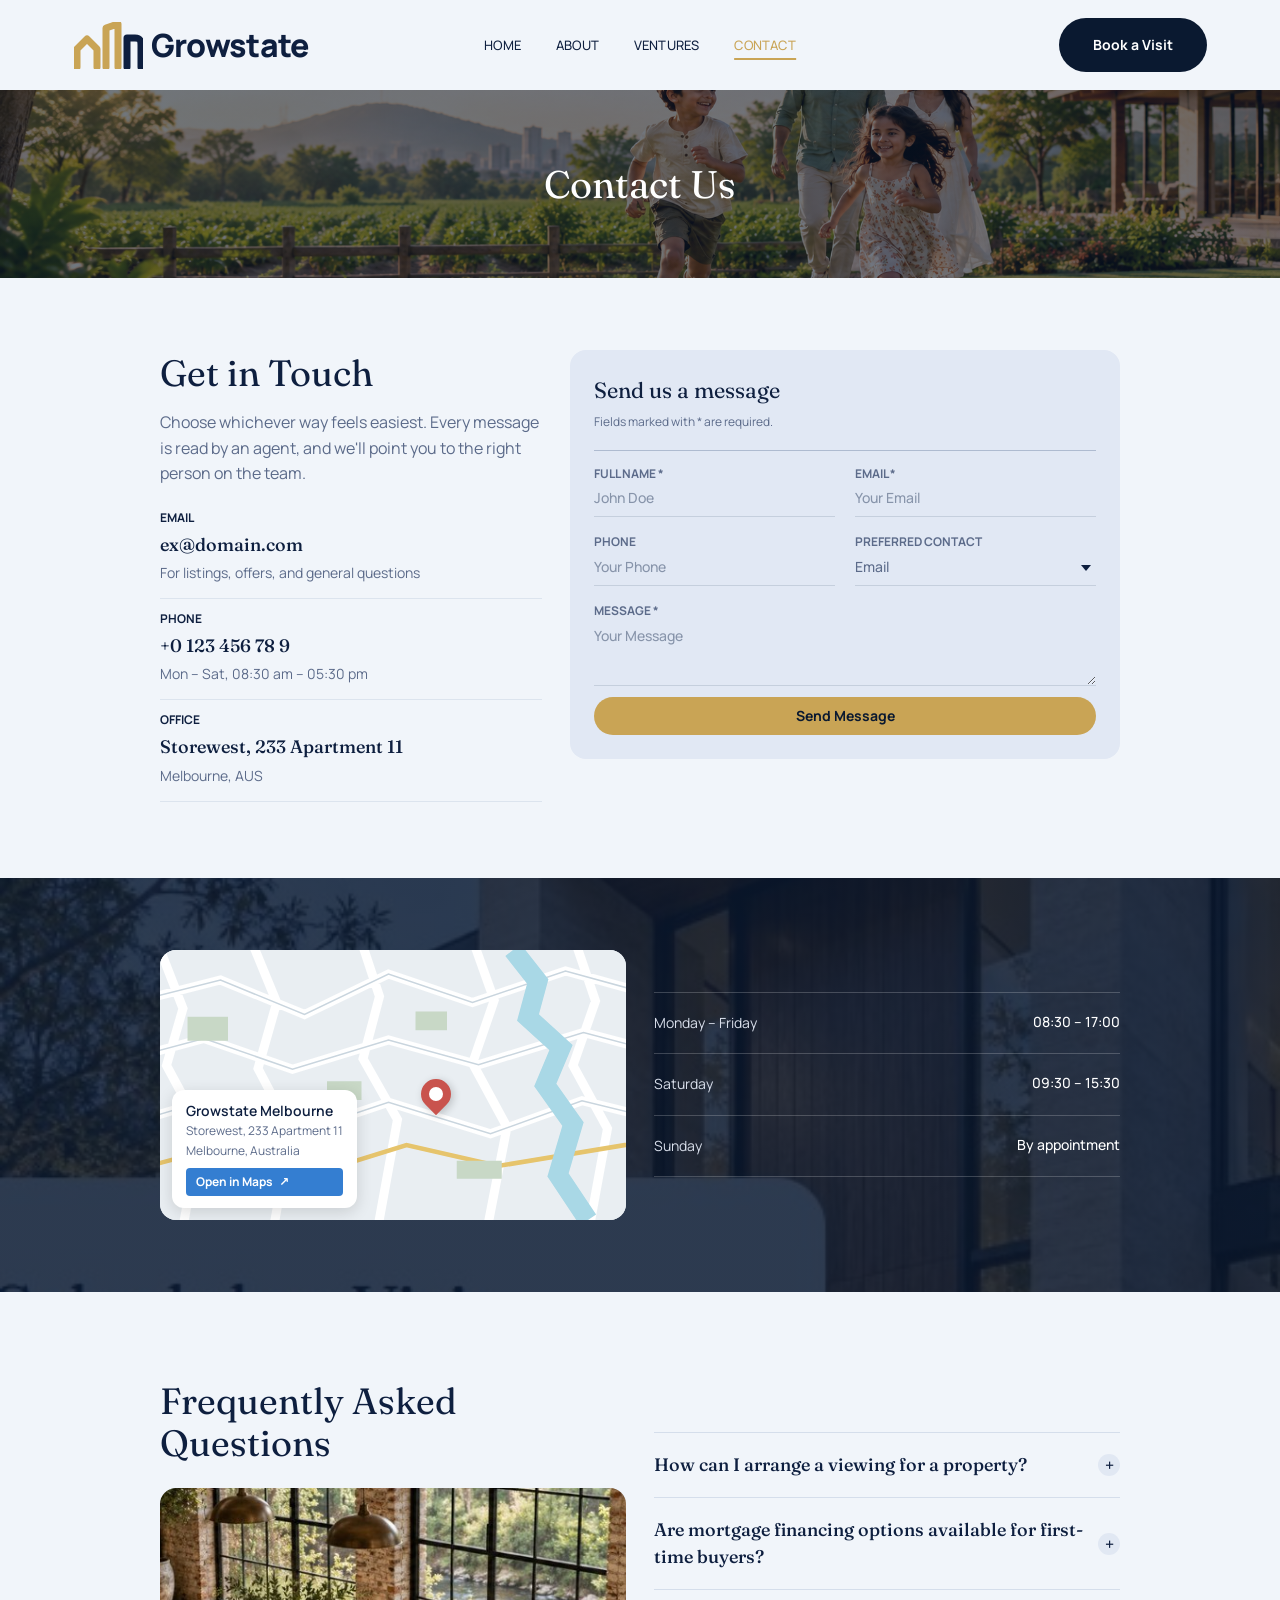
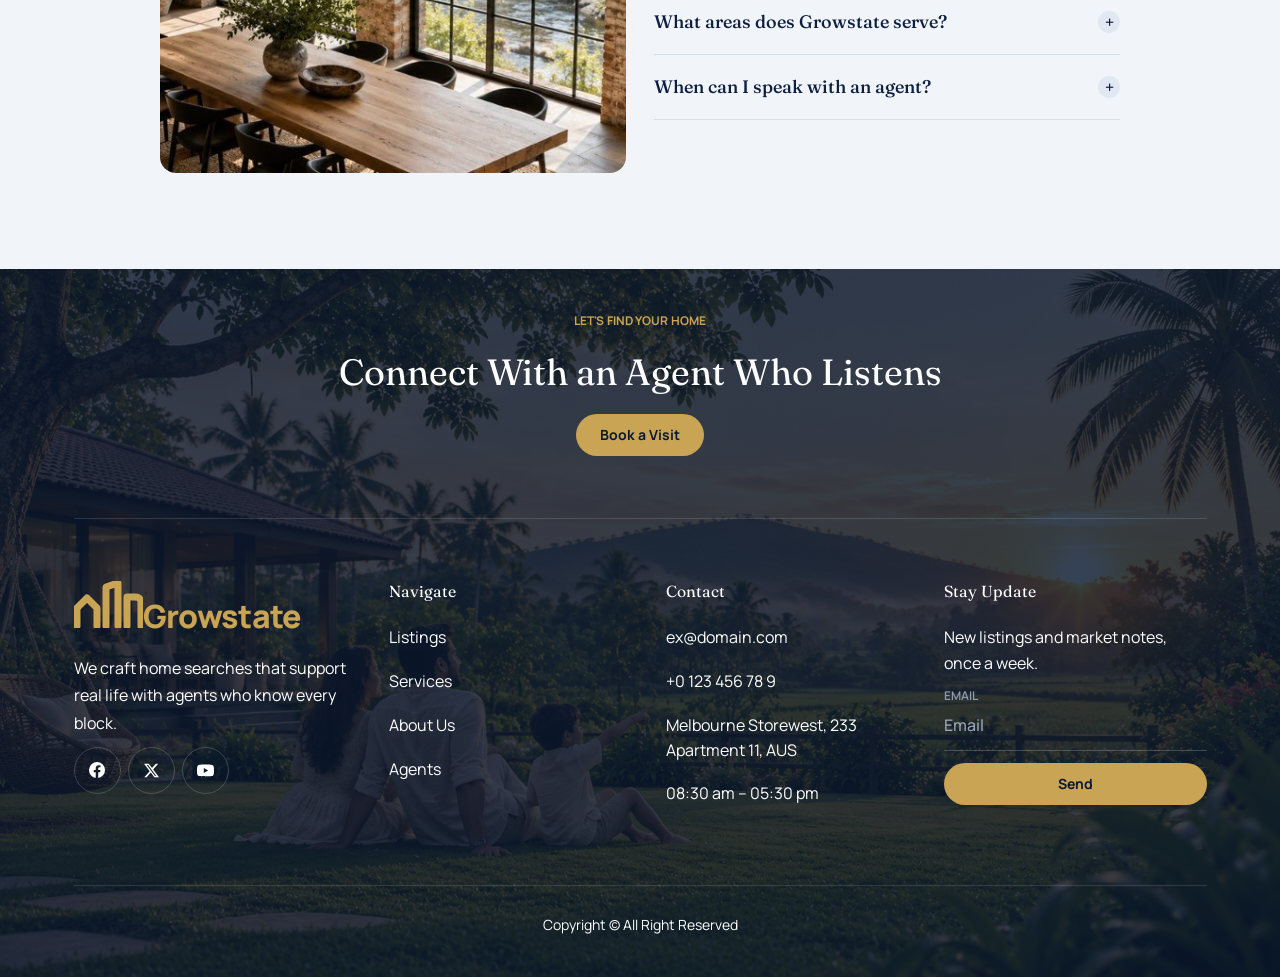
<file: contact.html>
<!DOCTYPE html>
<html lang="en">
<head>
  <meta charset="UTF-8">
  <meta name="viewport" content="width=device-width, initial-scale=1">
  <title>Contact Us – Growstate</title>
  <link rel="stylesheet" href="style.css">
  <link rel="stylesheet" href="contact.css">
</head>
<body class="contact-page">

<svg width="0" height="0" style="position:absolute"><defs>
  <symbol id="logo" viewBox="0 0 69 47"><g fill="none" stroke-width="7" stroke-linejoin="round" stroke-linecap="round"><path stroke="#c9a455" d="M3 45V27L13 17L23 27V45"/><path stroke="#c9a455" d="M32 45V6L44 2V45"/><path stroke="currentColor" d="M53 45V16H61C66 16 67 18 67 23V45"/></g></symbol>
  <symbol id="caret" viewBox="0 0 10 6"><path d="M0 0h10L5 6z" fill="currentColor"/></symbol>
</defs></svg>

<header class="nav">
  <div class="container nav-in">
    <a href="index.html" class="logo"><svg class="logo-i" width="69" height="47"><use href="#logo"/></svg><span>Growstate</span></a>
    <nav class="links" id="links">
      <a href="index.html">Home</a>
      <a href="about.html">About</a>
      <a href="property.html" class="dd">Ventures</a>
      <a href="contact.html" aria-current="page">Contact</a>
    </nav>
    <a href="contact.html" class="btn btn-navy">Book a Visit</a>
    <button class="burger" aria-label="Menu" aria-expanded="false"><i></i><i></i><i></i></button>
  </div>
</header>

<main>
  <section class="contact-cover">
    <h1>Contact Us</h1>
  </section>

  <section class="contact-section">
    <div class="container contact-grid">
      <div class="contact-info">
        <h2>Get in Touch</h2>
        <p class="contact-intro">Choose whichever way feels easiest. Every message is read by an agent, and we'll point you to the right person on the team.</p>
        <div class="contact-method">
          <span>EMAIL</span>
          <a href="mailto:ex@domain.com">ex@domain.com</a>
          <p>For listings, offers, and general questions</p>
        </div>
        <div class="contact-method">
          <span>PHONE</span>
          <a href="tel:+0123456789">+0 123 456 78 9</a>
          <p>Mon – Sat, 08:30 am – 05:30 pm</p>
        </div>
        <div class="contact-method">
          <span>OFFICE</span>
          <strong>Storewest, 233 Apartment 11</strong>
          <p>Melbourne, AUS</p>
        </div>
      </div>

      <form class="contact-form" onsubmit="return false">
        <h3>Send us a message</h3>
        <p class="contact-form-note">Fields marked with * are required.</p>
        <div class="contact-fields">
          <label>FULL NAME *<input type="text" name="name" placeholder="John Doe" required></label>
          <label>EMAIL *<input type="email" name="email" placeholder="Your Email" required></label>
          <label>PHONE<input type="tel" name="phone" placeholder="Your Phone"></label>
          <label>PREFERRED CONTACT
            <span class="contact-select"><select name="preferred-contact"><option>Email</option><option>Phone</option><option>Either</option></select><svg width="10" height="6"><use href="#caret"/></svg></span>
          </label>
          <label class="contact-message">MESSAGE *<textarea name="message" placeholder="Your Message" required></textarea></label>
        </div>
        <button class="btn btn-gold" type="submit">Send Message</button>
      </form>
    </div>
  </section>

  <section class="contact-location">
    <div class="container contact-location-grid">
      <div class="contact-map" role="img" aria-label="Map showing the Growstate Melbourne office">
        <svg class="map-art" viewBox="0 0 720 360" preserveAspectRatio="xMidYMid slice" aria-hidden="true">
          <rect width="720" height="360" fill="#e9eef2"/>
          <path d="M-20 78 130 40 242 86 354 32 466 70 590 28 750 72M-30 155 108 118 226 159 354 120 474 153 614 110 750 146M-25 241 100 204 222 247 354 203 490 245 612 201 750 235M42-20 80 78 58 154 104 239 78 380M168-20 205 70 180 158 224 242 199 380M315-20 342 62 320 145 366 226 338 380M464-20 495 67 466 151 512 236 484 380M600-20 630 68 600 154 646 238 620 380" fill="none" stroke="#fff" stroke-width="12"/>
          <path d="M-20 78 130 40 242 86 354 32 466 70 590 28 750 72M-30 155 108 118 226 159 354 120 474 153 614 110 750 146M-25 241 100 204 222 247 354 203 490 245 612 201 750 235" fill="none" stroke="#c9d5de" stroke-width="2"/>
          <path d="M-10 300 120 265 250 300 378 260 500 288 730 250" fill="none" stroke="#e6c46c" stroke-width="6"/>
          <path d="M520 0 553 42 540 90 584 130 563 180 600 232 580 300 620 360" fill="none" stroke="#a9d8e6" stroke-width="26"/>
          <g fill="#c8d8c6"><path d="M86 89h54v32H86zM272 175h46v25h-46zM390 82h42v25h-42zM90 263h42v30H90zM445 281h60v24h-60z"/></g>
        </svg>
        <div class="map-pin" aria-hidden="true"><span></span></div>
        <div class="map-card">
          <b>Growstate Melbourne</b>
          <span>Storewest, 233 Apartment 11</span>
          <span>Melbourne, Australia</span>
          <a href="https://maps.google.com/?q=Melbourne%2C+Australia" target="_blank" rel="noreferrer">Open in Maps <span aria-hidden="true">↗</span></a>
        </div>
      </div>
      <div class="contact-hours">
        <div><span>Monday – Friday</span><b>08:30 – 17:00</b></div>
        <div><span>Saturday</span><b>09:30 – 15:30</b></div>
        <div><span>Sunday</span><b>By appointment</b></div>
      </div>
    </div>
  </section>

  <section class="contact-faq">
    <div class="container contact-faq-grid">
      <div class="contact-faq-media">
        <h2>Frequently Asked Questions</h2>
        <img src="images/willow.jpg" alt="Dining area with a view of the surrounding garden">
      </div>
      <div class="contact-faq-list">
        <details>
          <summary>How can I arrange a viewing for a property?</summary>
          <p>Use the booking form or contact our team by phone or email and we will help arrange a time.</p>
        </details>
        <details>
          <summary>Are mortgage financing options available for first-time buyers?</summary>
          <p>We can connect you with local lending professionals to discuss financing options for your situation.</p>
        </details>
        <details>
          <summary>What areas does Growstate serve?</summary>
          <p>Contact our team and we will help you find the right local agent for your preferred area.</p>
        </details>
        <details>
          <summary>When can I speak with an agent?</summary>
          <p>Our office is open Monday to Saturday, with Sunday appointments available on request.</p>
        </details>
      </div>
    </div>
  </section>
</main>

<footer id="contact-footer">
  <div class="container">
    <div class="cta reveal"><span class="eyebrow">Let's find your home</span><h2>Connect With an Agent Who Listens</h2><a href="index.html#visit" class="btn btn-gold">Book a Visit</a></div>
    <div class="f-grid">
      <div><a href="index.html" class="logo gold"><svg class="logo-i" width="69" height="47"><use href="#logo"/></svg><span>Growstate</span></a>
        <p>We craft home searches that support real life with agents who know every block.</p>
        <div class="soc">
          <a href="#" aria-label="Facebook"><svg width="16" height="16" viewBox="0 0 24 24" fill="currentColor"><path d="M24 12a12 12 0 1 0-13.9 11.9v-8.4H7.1V12h3V9.4c0-3 1.8-4.7 4.5-4.7 1.3 0 2.7.2 2.7.2v3h-1.5c-1.5 0-2 .9-2 1.9V12h3.4l-.5 3.5h-2.9v8.4A12 12 0 0 0 24 12z"/></svg></a>
          <a href="#" aria-label="X"><svg width="15" height="15" viewBox="0 0 24 24" fill="currentColor"><path d="M18.9 1.2h3.7l-8 9.2L24 22.8h-7.4l-5.8-7.6-6.6 7.6H.5l8.6-9.8L0 1.2h7.6l5.2 6.9 6.1-6.9zm-1.3 19.4h2L6.5 3.3H4.3l13.3 17.3z"/></svg></a>
          <a href="#" aria-label="YouTube"><svg width="17" height="17" viewBox="0 0 24 24" fill="currentColor"><path d="M23.5 6.2a3 3 0 0 0-2.1-2.1C19.5 3.6 12 3.6 12 3.6s-7.5 0-9.4.5A3 3 0 0 0 .5 6.2C0 8.1 0 12 0 12s0 3.9.5 5.8a3 3 0 0 0 2.1 2.1c1.9.5 9.4.5 9.4.5s7.5 0 9.4-.5a3 3 0 0 0 2.1-2.1c.5-1.9.5-5.8.5-5.8s0-3.9-.5-5.8zM9.6 15.6V8.4l6.2 3.6-6.2 3.6z"/></svg></a>
        </div>
      </div>
      <div><h5>Navigate</h5><a href="index.html#listings">Listings</a><a href="index.html#services">Services</a><a href="about.html">About Us</a><a href="index.html#contact">Agents</a></div>
      <div><h5>Contact</h5><a href="mailto:ex@domain.com">ex@domain.com</a><a href="tel:+0123456789">+0 123 456 78 9</a><span>Melbourne Storewest, 233 Apartment 11, AUS</span><span>08:30 am – 05:30 pm</span></div>
      <div><h5>Stay Update</h5><p>New listings and market notes, once a week.</p>
        <form onsubmit="return false"><label>Email<input type="email" placeholder="Email"></label><button class="btn btn-gold">Send</button></form></div>
    </div>
    <div class="copy">Copyright © All Right Reserved</div>
  </div>
</footer>

<script src="script.js"></script>
</body>
</html>
</file>
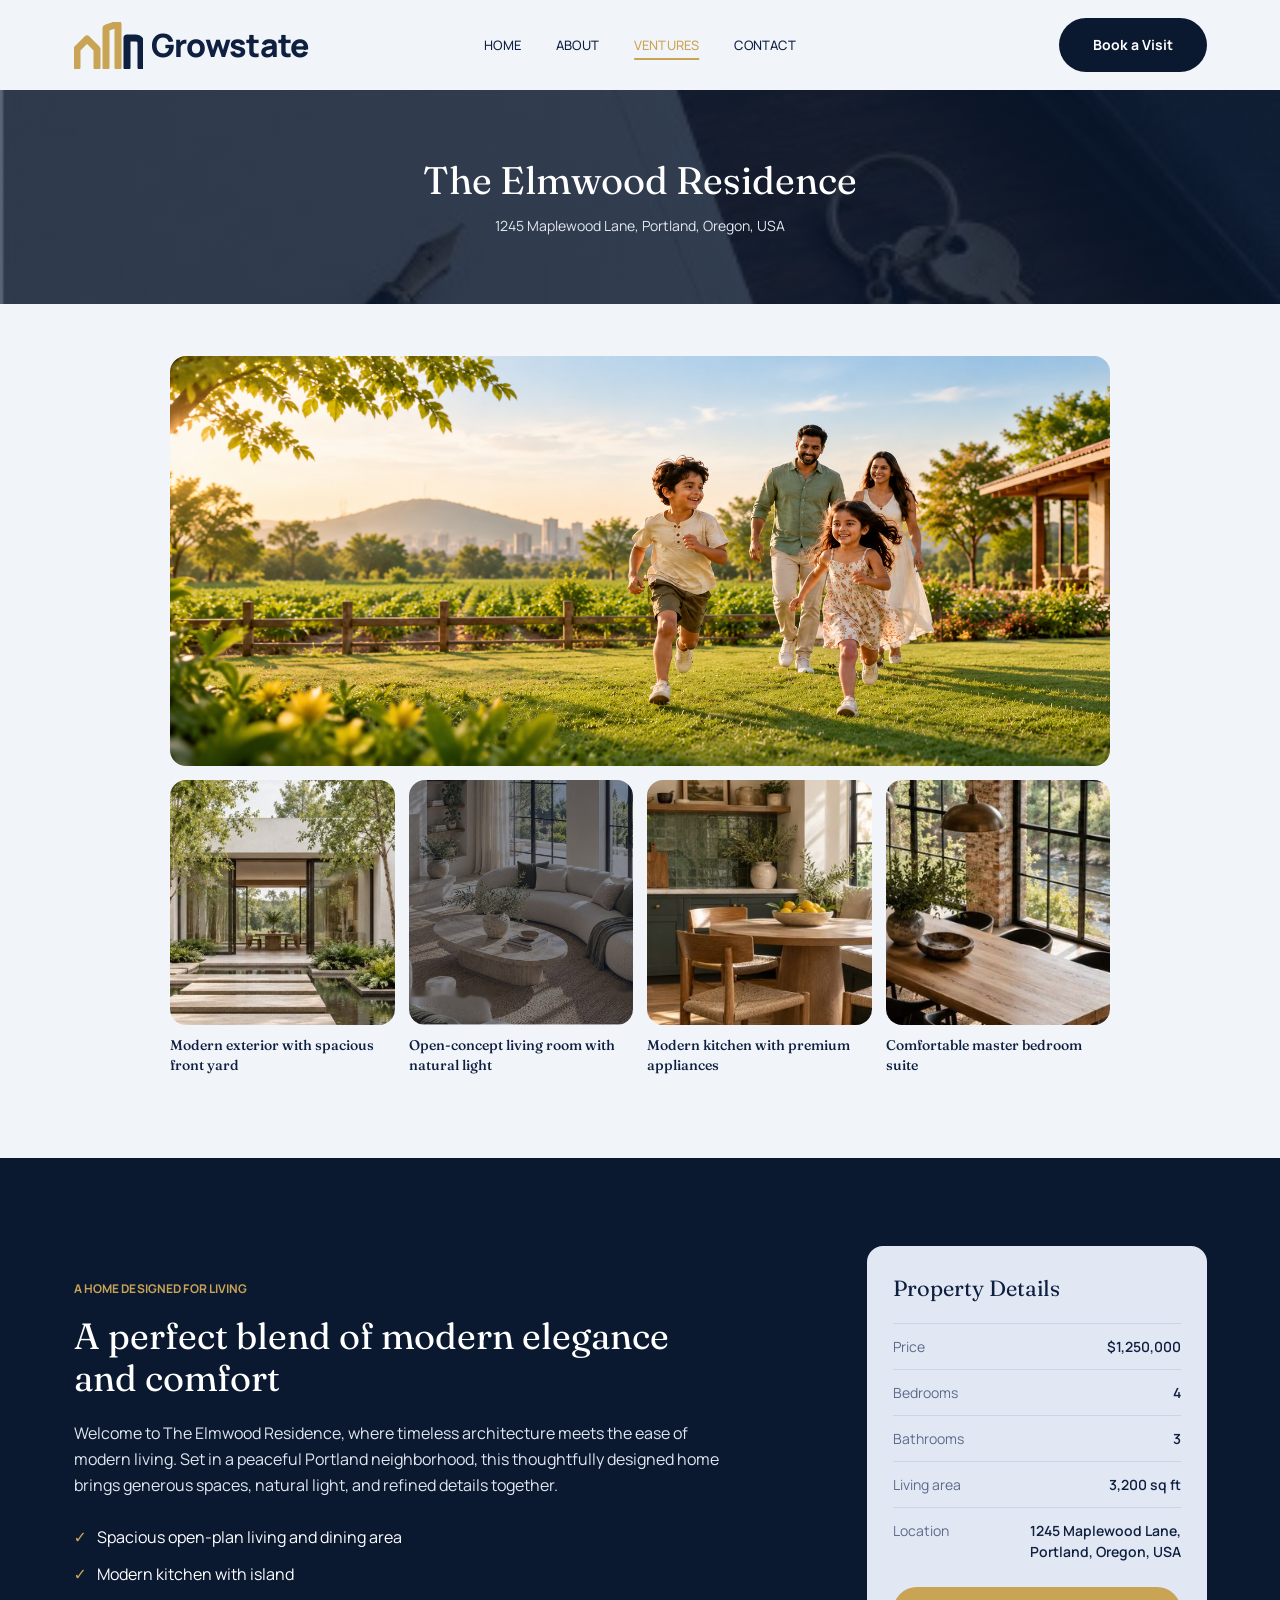
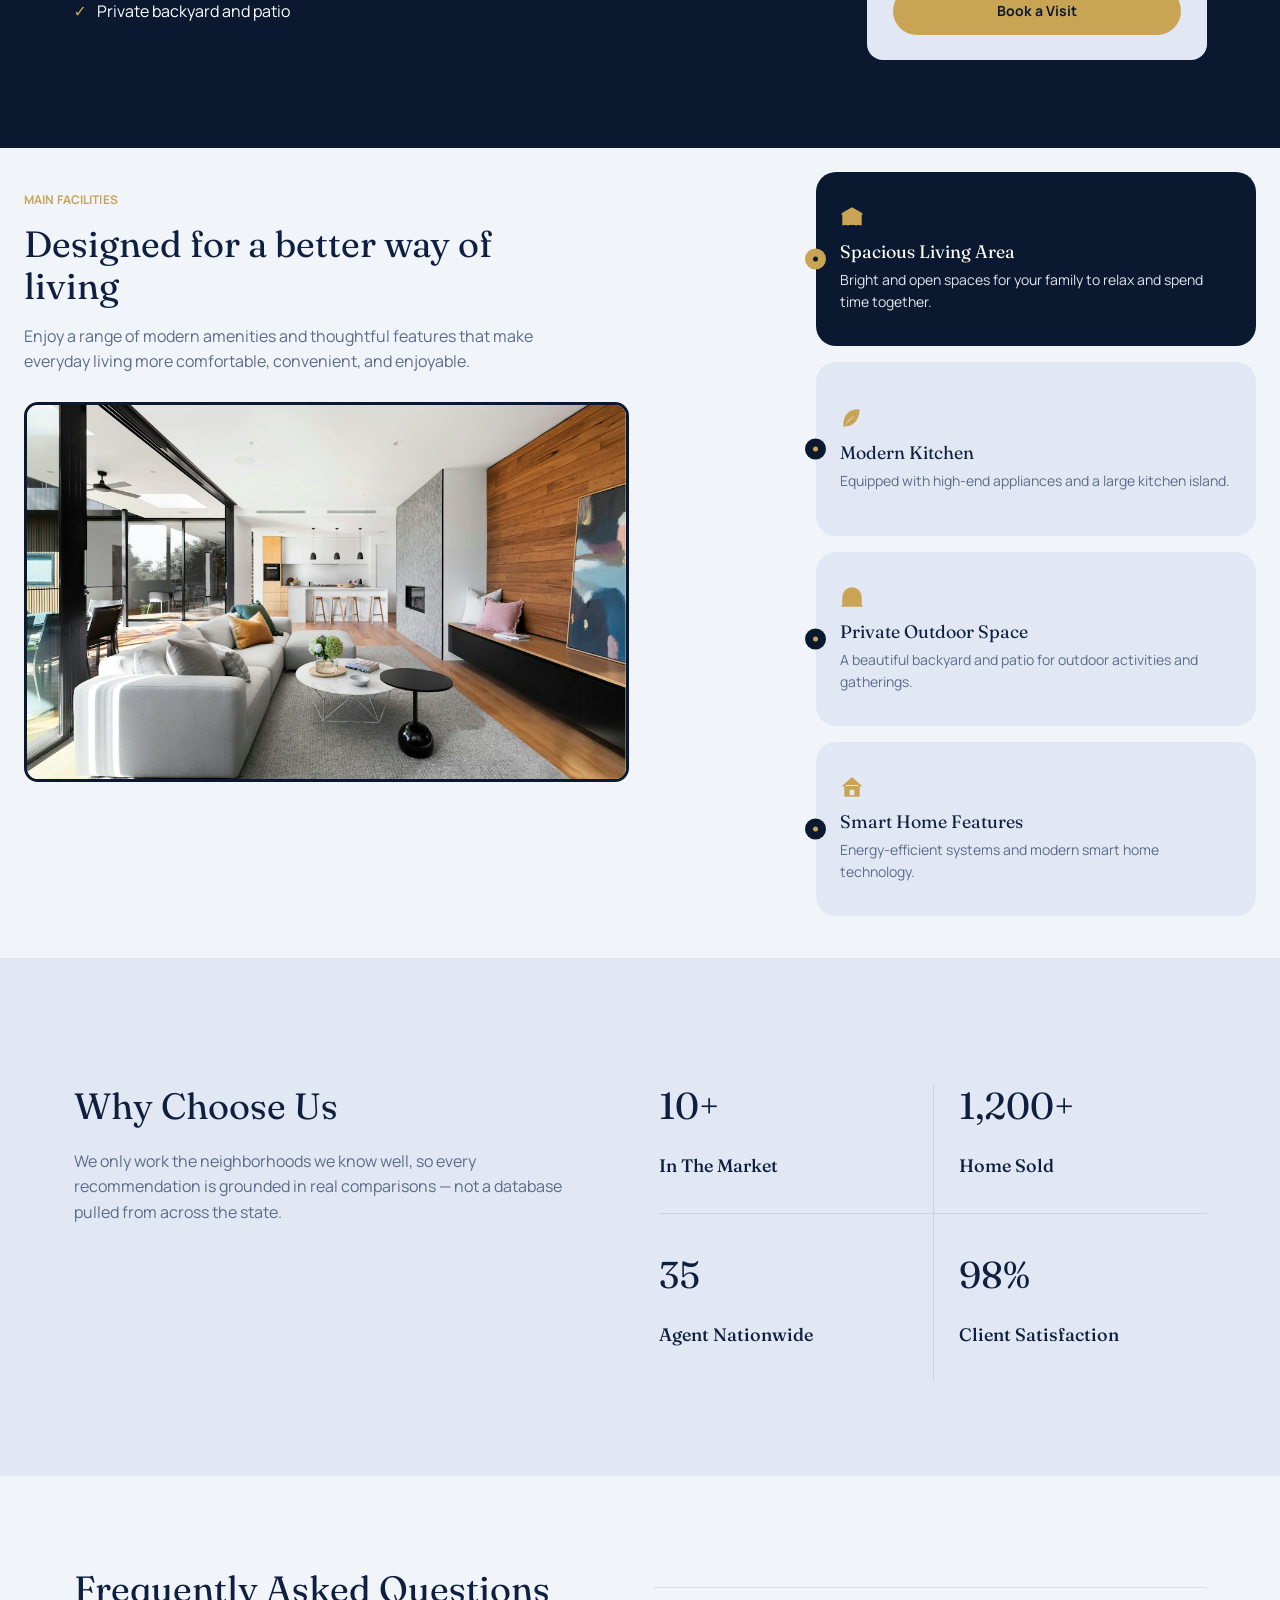
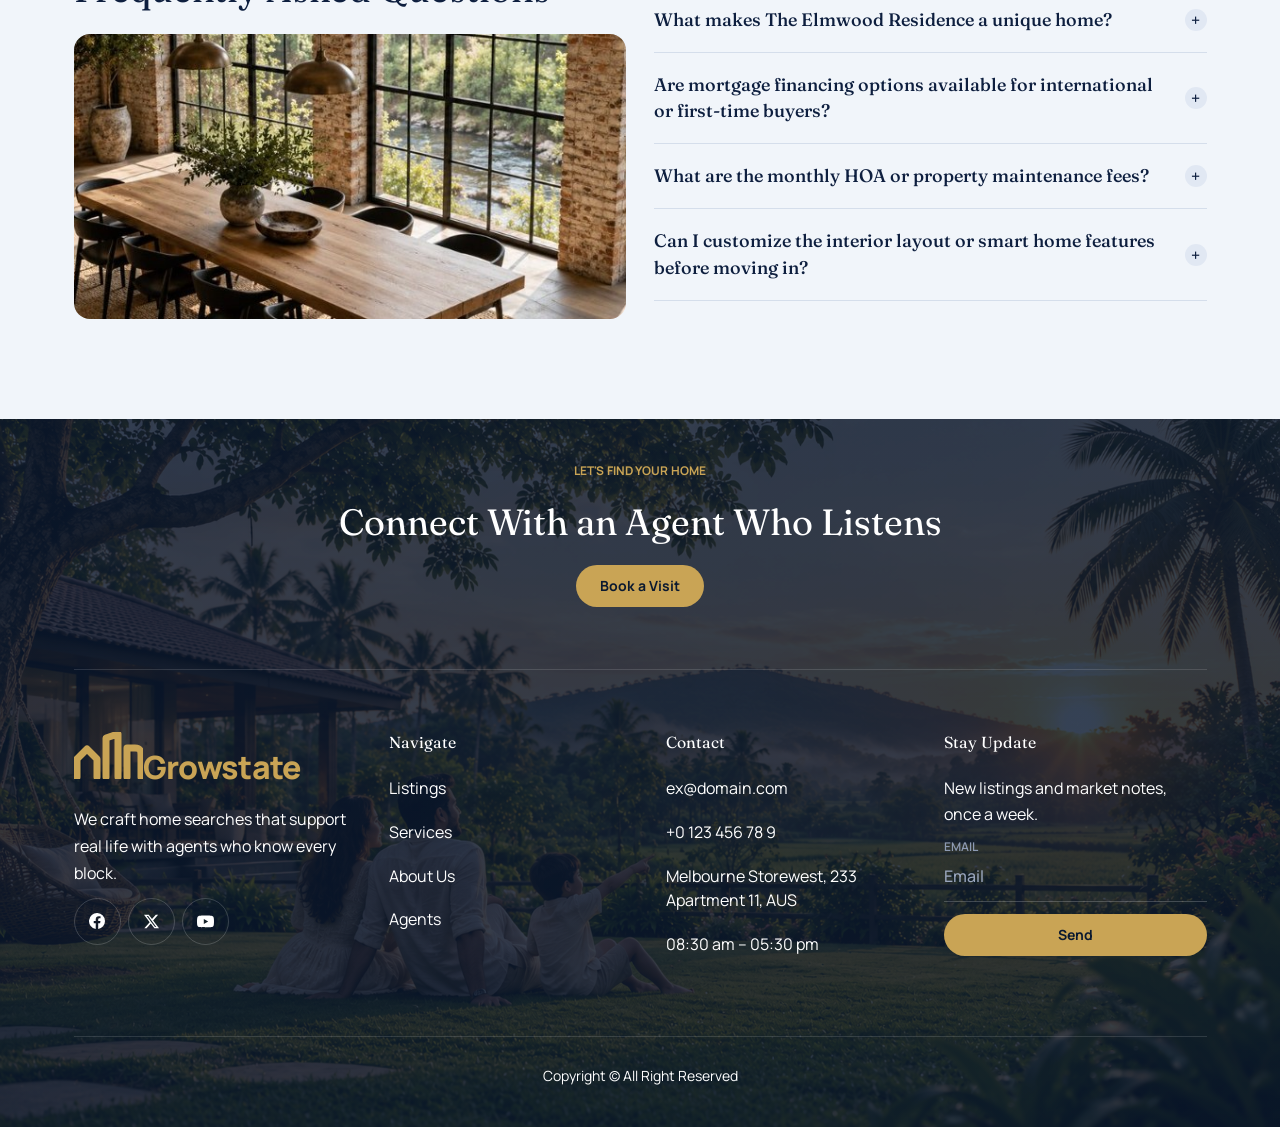
<file: property.html>
<!DOCTYPE html>
<html lang="en">
<head>
  <meta charset="UTF-8">
  <meta name="viewport" content="width=device-width, initial-scale=1">
  <title>The Elmwood Residence – Growstate</title>
  <link rel="stylesheet" href="style.css">
  <link rel="stylesheet" href="property.css">
</head>
<body class="property-page">

<svg width="0" height="0" style="position:absolute"><defs>
  <symbol id="logo" viewBox="0 0 69 47"><g fill="none" stroke-width="7" stroke-linejoin="round" stroke-linecap="round"><path stroke="#c9a455" d="M3 45V27L13 17L23 27V45"/><path stroke="#c9a455" d="M32 45V6L44 2V45"/><path stroke="currentColor" d="M53 45V16H61C66 16 67 18 67 23V45"/></g></symbol>
  <symbol id="caret" viewBox="0 0 10 6"><path d="M0 0h10L5 6z" fill="currentColor"/></symbol>
</defs></svg>

<header class="nav">
  <div class="container nav-in">
    <a href="index.html" class="logo"><svg class="logo-i" width="69" height="47"><use href="#logo"/></svg><span>Growstate</span></a>
    <nav class="links" id="links">
      <a href="index.html">Home</a>
      <a href="about.html">About</a>
      <a href="property.html" aria-current="page">Ventures</a>
      <a href="contact.html">Contact</a>
    </nav>
    <a href="contact.html" class="btn btn-navy">Book a Visit</a>
    <button class="burger" aria-label="Menu" aria-expanded="false"><i></i><i></i><i></i></button>
  </div>
</header>

<main>
  <section class="property-cover">
    <div>
      <h1>The Elmwood Residence</h1>
      <p>1245 Maplewood Lane, Portland, Oregon, USA</p>
    </div>
  </section>

  <section class="property-gallery">
    <div class="property-gallery-inner">
      <img class="property-main-image" src="images/elmwood.png" alt="The Elmwood Residence and landscaped front yard">
      <div class="property-thumbnails">
        <figure>
          <img src="images/birchcrest.jpg" alt="Exterior courtyard and garden">
          <figcaption>Modern exterior with spacious front yard</figcaption>
        </figure>
        <figure>
          <img src="images/service-staging.jpg" alt="Open living room with natural light">
          <figcaption>Open-concept living room with natural light</figcaption>
        </figure>
        <figure>
          <img src="images/testimonial.jpg" alt="Modern kitchen and dining area">
          <figcaption>Modern kitchen with premium appliances</figcaption>
        </figure>
        <figure>
          <img src="images/willow.jpg" alt="Comfortable bedroom with a garden view">
          <figcaption>Comfortable master bedroom suite</figcaption>
        </figure>
      </div>
    </div>
  </section>

  <section class="property-overview">
    <div class="container property-overview-grid">
      <div class="property-overview-copy">
        <span class="eyebrow">A home designed for living</span>
        <h2>A perfect blend of modern elegance and comfort</h2>
        <p>Welcome to The Elmwood Residence, where timeless architecture meets the ease of modern living. Set in a peaceful Portland neighborhood, this thoughtfully designed home brings generous spaces, natural light, and refined details together.</p>
        <ul class="property-highlights">
          <li>Spacious open-plan living and dining area</li>
          <li>Modern kitchen with island</li>
          <li>Private backyard and patio</li>
        </ul>
      </div>
      <aside class="property-details">
        <h3>Property Details</h3>
        <div><span>Price</span><strong>$1,250,000</strong></div>
        <div><span>Bedrooms</span><strong>4</strong></div>
        <div><span>Bathrooms</span><strong>3</strong></div>
        <div><span>Living area</span><strong>3,200 sq ft</strong></div>
        <div><span>Location</span><strong>1245 Maplewood Lane,<br>Portland, Oregon, USA</strong></div>
        <a href="index.html#visit" class="btn btn-gold">Book a Visit</a>
      </aside>
    </div>
  </section>

  <section class="property-facilities">
    <div class="container property-facilities-grid">
      <div class="property-facilities-intro">
        <span class="eyebrow">Main Facilities</span>
        <h2>Designed for a better way of living</h2>
        <p>Enjoy a range of modern amenities and thoughtful features that make everyday living more comfortable, convenient, and enjoyable.</p>
        <img class="property-facility-image" src="images/process-visits.jpg" alt="Bright, open living area with comfortable seating">
      </div>
      <div class="property-facilities-list" role="group" aria-label="Property facilities">
        <button class="facility-card active" type="button" aria-pressed="true" data-image="images/process-visits.jpg" data-image-alt="Bright, open living area with comfortable seating">
          <svg viewBox="0 0 24 24" aria-hidden="true"><path d="M3 20V8l9-5 9 5v12M8 20v-7h8v7M2 9l10-6 10 6M6 10h.01M18 10h.01"/></svg>
          <h3>Spacious Living Area</h3>
          <p>Bright and open spaces for your family to relax and spend time together.</p>
        </button>
        <button class="facility-card" type="button" aria-pressed="false" data-image="images/facility-kitchen.jpg" data-image-alt="Modern open-plan kitchen with a dining area">
          <svg viewBox="0 0 24 24" aria-hidden="true"><path d="M4 20c9 0 14-6 15-16C9 4 4 9 4 20Zm0 0c2-5 6-9 12-12"/></svg>
          <h3>Modern Kitchen</h3>
          <p>Equipped with high-end appliances and a large kitchen island.</p>
        </button>
        <button class="facility-card" type="button" aria-pressed="false" data-image="images/facility-outdoor.jpg" data-image-alt="Modern home opening onto a private garden and patio">
          <svg viewBox="0 0 24 24" aria-hidden="true"><path d="M3 21v-9a9 9 0 0 1 18 0v9M2 21h20M7 12h.01M17 12h.01M12 5V3"/></svg>
          <h3>Private Outdoor Space</h3>
          <p>A beautiful backyard and patio for outdoor activities and gatherings.</p>
        </button>
        <button class="facility-card" type="button" aria-pressed="false" data-image="images/facility-smart-home.jpg" data-image-alt="Smart door lock controlled from a phone">
          <svg viewBox="0 0 24 24" aria-hidden="true"><path d="M3 11 12 3l9 8M5 10v11h14V10M9 21v-7h6v7"/></svg>
          <h3>Smart Home Features</h3>
          <p>Energy-efficient systems and modern smart home technology.</p>
        </button>
      </div>
    </div>
  </section>

  <section class="why">
    <div class="container why-grid">
      <div><h2>Why Choose Us</h2><p>We only work the neighborhoods we know well, so every recommendation is grounded in real comparisons — not a database pulled from across the state.</p></div>
      <div class="nums">
        <div><b>10+</b><span>In The Market</span></div>
        <div><b>1,200+</b><span>Home Sold</span></div>
        <div><b>35</b><span>Agent Nationwide</span></div>
        <div><b>98%</b><span>Client Satisfaction</span></div>
      </div>
    </div>
  </section>

  <section class="property-faq">
    <div class="container property-faq-grid">
      <div class="property-faq-media">
        <h2>Frequently Asked Questions</h2>
        <img src="images/willow.jpg" alt="Dining area with a view of the surrounding garden">
      </div>
      <div class="property-faq-list">
        <details>
          <summary>What makes The Elmwood Residence a unique home?</summary>
          <p>Its considered architecture, bright open spaces, and private outdoor setting bring comfort and modern living together.</p>
        </details>
        <details>
          <summary>Are mortgage financing options available for international or first-time buyers?</summary>
          <p>Our team can connect you with local lending professionals to discuss financing options for your situation.</p>
        </details>
        <details>
          <summary>What are the monthly HOA or property maintenance fees?</summary>
          <p>Please contact our agent for current property and neighborhood fee information.</p>
        </details>
        <details>
          <summary>Can I customize the interior layout or smart home features before moving in?</summary>
          <p>Contact our agent to discuss the available options and details for this property.</p>
        </details>
      </div>
    </div>
  </section>
</main>

<footer id="contact">
  <div class="container">
    <div class="cta reveal"><span class="eyebrow">Let's find your home</span><h2>Connect With an Agent Who Listens</h2><a href="index.html#visit" class="btn btn-gold">Book a Visit</a></div>
    <div class="f-grid">
      <div><a href="index.html" class="logo gold"><svg class="logo-i" width="69" height="47"><use href="#logo"/></svg><span>Growstate</span></a>
        <p>We craft home searches that support real life with agents who know every block.</p>
        <div class="soc">
          <a href="#" aria-label="Facebook"><svg width="16" height="16" viewBox="0 0 24 24" fill="currentColor"><path d="M24 12a12 12 0 1 0-13.9 11.9v-8.4H7.1V12h3V9.4c0-3 1.8-4.7 4.5-4.7 1.3 0 2.7.2 2.7.2v3h-1.5c-1.5 0-2 .9-2 1.9V12h3.4l-.5 3.5h-2.9v8.4A12 12 0 0 0 24 12z"/></svg></a>
          <a href="#" aria-label="X"><svg width="15" height="15" viewBox="0 0 24 24" fill="currentColor"><path d="M18.9 1.2h3.7l-8 9.2L24 22.8h-7.4l-5.8-7.6-6.6 7.6H.5l8.6-9.8L0 1.2h7.6l5.2 6.9 6.1-6.9zm-1.3 19.4h2L6.5 3.3H4.3l13.3 17.3z"/></svg></a>
          <a href="#" aria-label="YouTube"><svg width="17" height="17" viewBox="0 0 24 24" fill="currentColor"><path d="M23.5 6.2a3 3 0 0 0-2.1-2.1C19.5 3.6 12 3.6 12 3.6s-7.5 0-9.4.5A3 3 0 0 0 .5 6.2C0 8.1 0 12 0 12s0 3.9.5 5.8a3 3 0 0 0 2.1 2.1c1.9.5 9.4.5 9.4.5s7.5 0 9.4-.5a3 3 0 0 0 2.1-2.1c.5-1.9.5-5.8.5-5.8s0-3.9-.5-5.8zM9.6 15.6V8.4l6.2 3.6-6.2 3.6z"/></svg></a>
        </div>
      </div>
      <div><h5>Navigate</h5><a href="index.html#listings">Listings</a><a href="index.html#services">Services</a><a href="about.html">About Us</a><a href="index.html#contact">Agents</a></div>
      <div><h5>Contact</h5><a href="mailto:ex@domain.com">ex@domain.com</a><a href="tel:+0123456789">+0 123 456 78 9</a><span>Melbourne Storewest, 233 Apartment 11, AUS</span><span>08:30 am – 05:30 pm</span></div>
      <div><h5>Stay Update</h5><p>New listings and market notes, once a week.</p>
        <form onsubmit="return false"><label>Email<input type="email" placeholder="Email"></label><button class="btn btn-gold">Send</button></form></div>
    </div>
    <div class="copy">Copyright © All Right Reserved</div>
  </div>
</footer>

<script src="script.js"></script>
</body>
</html>
</file>
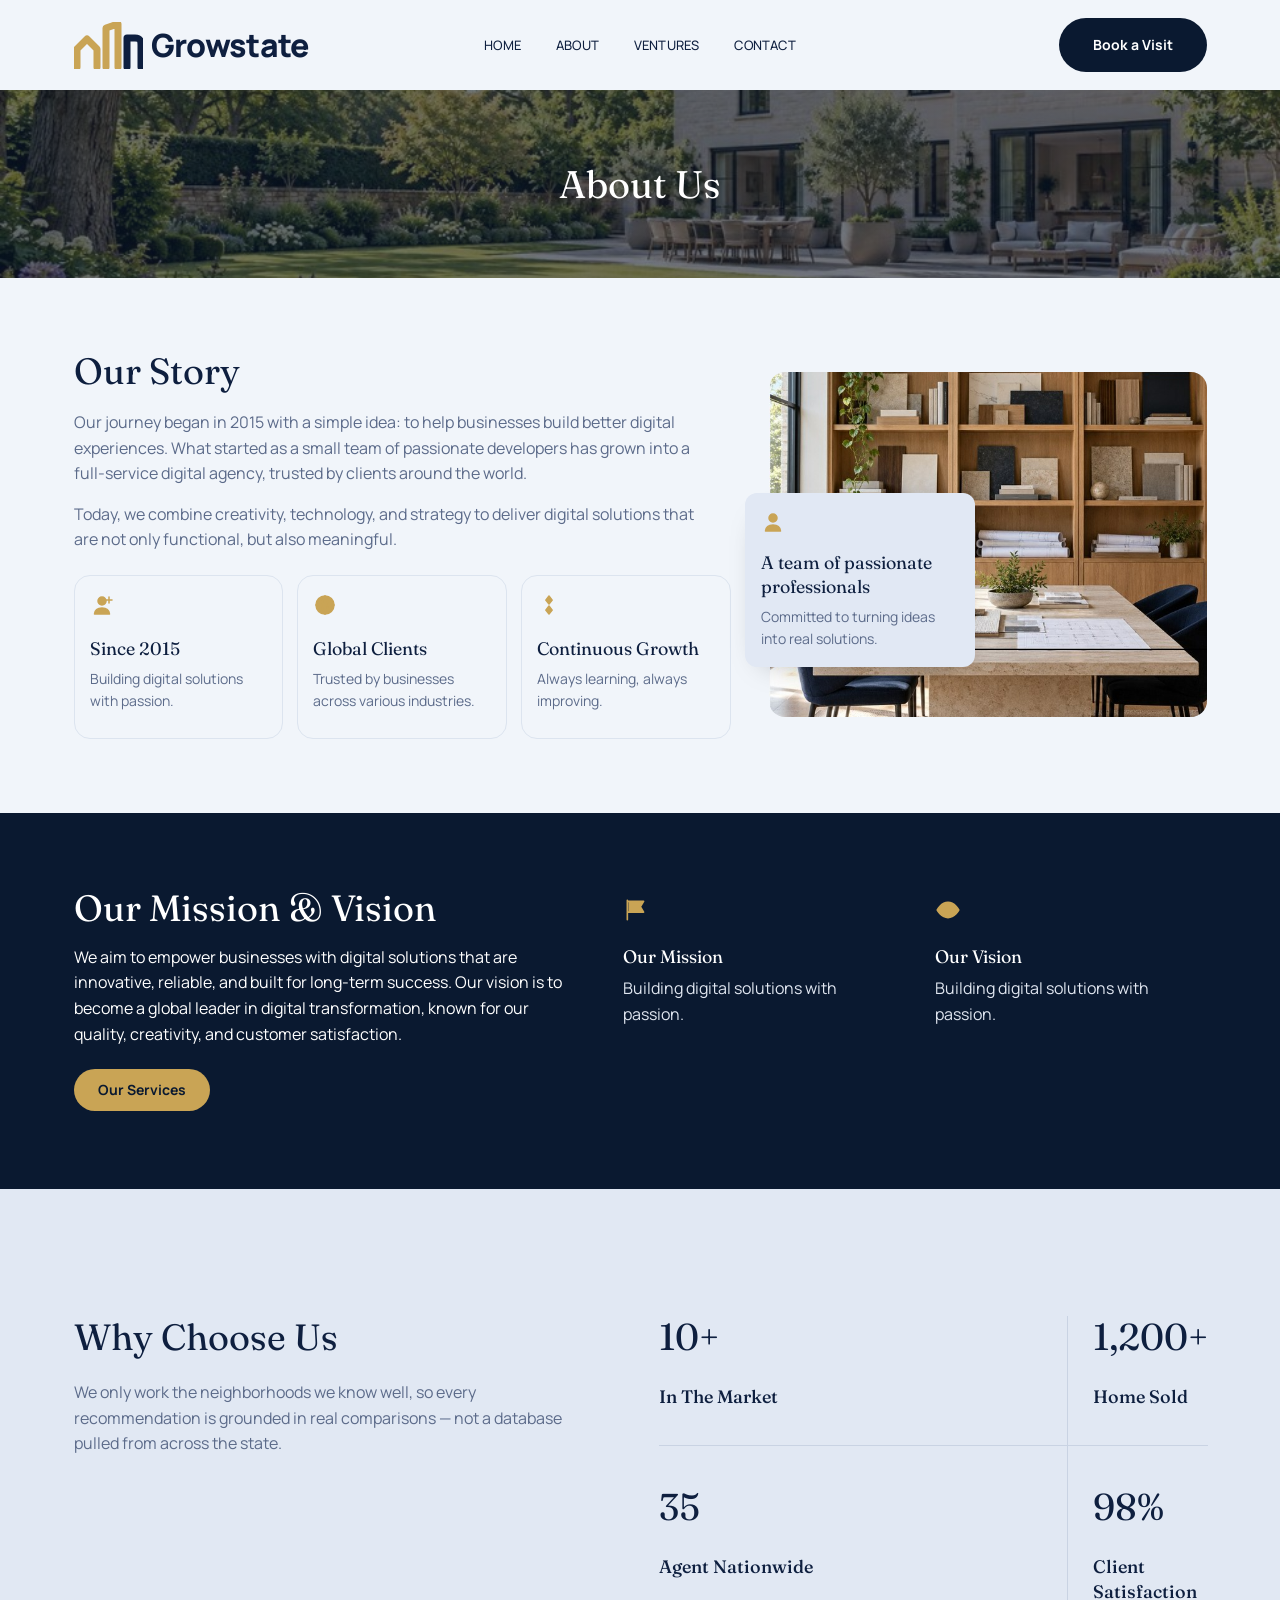
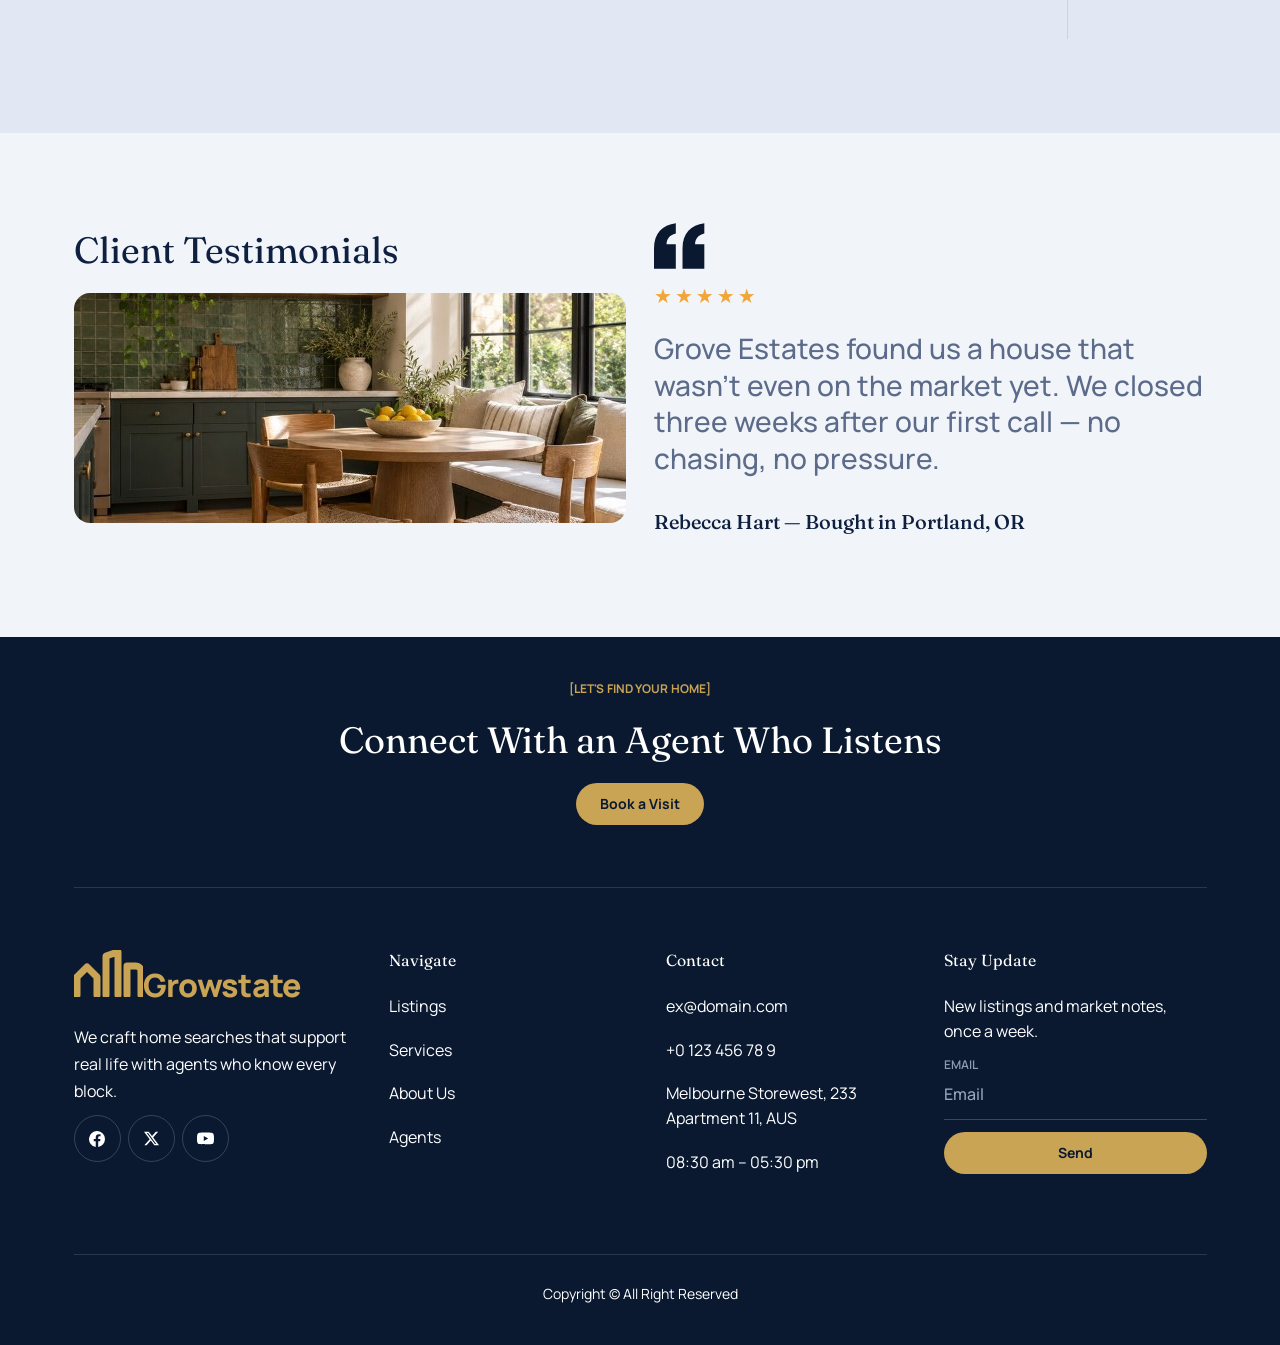
<file: farmland/about.html>
<!DOCTYPE html>
<html lang="en">
<head>
  <meta charset="UTF-8">
  <meta name="viewport" content="width=device-width, initial-scale=1">
  <title>About Us – Growstate</title>
  <link rel="stylesheet" href="style.css">
  <link rel="stylesheet" href="about.css">
</head>
<body class="about-page">

<svg width="0" height="0" style="position:absolute"><defs>
  <symbol id="logo" viewBox="0 0 69 47"><g fill="none" stroke-width="7" stroke-linejoin="round" stroke-linecap="round"><path stroke="#c9a455" d="M3 45V27L13 17L23 27V45"/><path stroke="#c9a455" d="M32 45V6L44 2V45"/><path stroke="currentColor" d="M53 45V16H61C66 16 67 18 67 23V45"/></g></symbol>
  <symbol id="caret" viewBox="0 0 10 6"><path d="M0 0h10L5 6z" fill="currentColor"/></symbol>
</defs></svg>

<header class="nav">
  <div class="container nav-in">
    <a href="index.html" class="logo"><svg class="logo-i" width="69" height="47"><use href="#logo"/></svg><span>Growstate</span></a>
    <nav class="links" id="links">
      <a href="index.html">Home</a>
      <a href="about.html" aria-current="page">About</a>
      <a href="property.html" class="dd">Ventures</a>
      <a href="contact.html">Contact</a>
    </nav>
    <a href="contact.html" class="btn btn-navy">Book a Visit</a>
    <button class="burger" aria-label="Menu" aria-expanded="false"><i></i><i></i><i></i></button>
  </div>
</header>

<main>
  <section class="about-cover">
    <h1>About Us</h1>
  </section>

  <section class="about-story">
    <div class="container about-story-grid">
      <div class="about-story-copy">
        <h2>Our Story</h2>
        <p>Our journey began in 2015 with a simple idea: to help businesses build better digital experiences. What started as a small team of passionate developers has grown into a full-service digital agency, trusted by clients around the world.</p>
        <p>Today, we combine creativity, technology, and strategy to deliver digital solutions that are not only functional, but also meaningful.</p>
        <div class="about-facts">
          <article class="about-fact">
            <svg viewBox="0 0 24 24" aria-hidden="true"><path d="M12 12a4 4 0 1 0 0-8 4 4 0 0 0 0 8Zm-7.5 9c.4-4 3.3-6 7.5-6s7.1 2 7.5 6H4.5ZM19 4v6m-3-3h6"/></svg>
            <h3>Since 2015</h3>
            <p>Building digital solutions with passion.</p>
          </article>
          <article class="about-fact">
            <svg viewBox="0 0 24 24" aria-hidden="true"><circle cx="12" cy="12" r="9"/><path d="M3 12h18M12 3a15 15 0 0 1 0 18M12 3a15 15 0 0 0 0 18"/></svg>
            <h3>Global Clients</h3>
            <p>Trusted by businesses across various industries.</p>
          </article>
          <article class="about-fact">
            <svg viewBox="0 0 24 24" aria-hidden="true"><path d="m12 3 3.2 4.1L12 11 8.8 7.1 12 3Zm0 10 3.2 4.1L12 21l-3.2-3.9L12 13Z"/></svg>
            <h3>Continuous Growth</h3>
            <p>Always learning, always improving.</p>
          </article>
        </div>
      </div>
      <div class="about-story-media">
        <img src="images/team.jpg" alt="A warm, thoughtfully designed home workspace">
        <aside class="about-note">
          <svg viewBox="0 0 24 24" aria-hidden="true"><path d="M12 12a4 4 0 1 0 0-8 4 4 0 0 0 0 8Zm-7.5 9c.4-4 3.3-6 7.5-6s7.1 2 7.5 6H4.5Z"/></svg>
          <h3>A team of passionate professionals</h3>
          <p>Committed to turning ideas into real solutions.</p>
        </aside>
      </div>
    </div>
  </section>

  <section class="about-purpose">
    <div class="container about-purpose-grid">
      <div class="about-purpose-intro">
        <h2>Our Mission &amp; Vision</h2>
        <p>We aim to empower businesses with digital solutions that are innovative, reliable, and built for long-term success. Our vision is to become a global leader in digital transformation, known for our quality, creativity, and customer satisfaction.</p>
        <a href="index.html#services" class="btn btn-gold">Our Services</a>
      </div>
      <article class="about-purpose-item">
        <svg viewBox="0 0 24 24" aria-hidden="true"><path d="M4 21V3m1 1h14l-3 5 3 5H5"/></svg>
        <h3>Our Mission</h3>
        <p>Building digital solutions with passion.</p>
      </article>
      <article class="about-purpose-item">
        <svg viewBox="0 0 24 24" aria-hidden="true"><path d="M2 12s3.5-7 10-7 10 7 10 7-3.5 7-10 7S2 12 2 12Z"/><circle cx="12" cy="12" r="3"/></svg>
        <h3>Our Vision</h3>
        <p>Building digital solutions with passion.</p>
      </article>
    </div>
  </section>

  <section class="why">
    <div class="container why-grid">
      <div><h2>Why Choose Us</h2><p>We only work the neighborhoods we know well, so every recommendation is grounded in real comparisons — not a database pulled from across the state.</p></div>
      <div class="nums">
        <div><b>10+</b><span>In The Market</span></div>
        <div><b>1,200+</b><span>Home Sold</span></div>
        <div><b>35</b><span>Agent Nationwide</span></div>
        <div><b>98%</b><span>Client Satisfaction</span></div>
      </div>
    </div>
  </section>

  <section class="about-testimonial">
    <div class="container about-testimonial-grid">
      <div class="about-testimonial-media">
        <h2>Client Testimonials</h2>
        <img src="images/testimonial.jpg" alt="A welcoming kitchen and dining space">
      </div>
      <div class="about-testimonial-copy">
        <svg class="about-quote" viewBox="0 0 62 54" aria-hidden="true"><path d="M0 54V30C0 12 10 2 26 0v12C18 14 15 19 15 25h11v29H0zm34 0V30C34 12 44 2 60 0v12c-8 2-11 7-11 13h11v29H34z"/></svg>
        <div class="about-stars" aria-label="5 out of 5 stars">★★★★★</div>
        <blockquote>Grove Estates found us a house that wasn't even on the market yet. We closed three weeks after our first call — no chasing, no pressure.</blockquote>
        <cite>Rebecca Hart — Bought in Portland, OR</cite>
      </div>
    </div>
  </section>
</main>

<footer id="contact">
  <div class="container">
    <div class="cta reveal"><span class="eyebrow">[Let's find your home]</span><h2>Connect With an Agent Who Listens</h2><a href="index.html#visit" class="btn btn-gold">Book a Visit</a></div>
    <div class="f-grid">
      <div><a href="index.html" class="logo gold"><svg class="logo-i" width="69" height="47"><use href="#logo"/></svg><span>Growstate</span></a>
        <p>We craft home searches that support real life with agents who know every block.</p>
        <div class="soc">
          <a href="#" aria-label="Facebook"><svg width="16" height="16" viewBox="0 0 24 24" fill="currentColor"><path d="M24 12a12 12 0 1 0-13.9 11.9v-8.4H7.1V12h3V9.4c0-3 1.8-4.7 4.5-4.7 1.3 0 2.7.2 2.7.2v3h-1.5c-1.5 0-2 .9-2 1.9V12h3.4l-.5 3.5h-2.9v8.4A12 12 0 0 0 24 12z"/></svg></a>
          <a href="#" aria-label="X"><svg width="15" height="15" viewBox="0 0 24 24" fill="currentColor"><path d="M18.9 1.2h3.7l-8 9.2L24 22.8h-7.4l-5.8-7.6-6.6 7.6H.5l8.6-9.8L0 1.2h7.6l5.2 6.9 6.1-6.9zm-1.3 19.4h2L6.5 3.3H4.3l13.3 17.3z"/></svg></a>
          <a href="#" aria-label="YouTube"><svg width="17" height="17" viewBox="0 0 24 24" fill="currentColor"><path d="M23.5 6.2a3 3 0 0 0-2.1-2.1C19.5 3.6 12 3.6 12 3.6s-7.5 0-9.4.5A3 3 0 0 0 .5 6.2C0 8.1 0 12 0 12s0 3.9.5 5.8a3 3 0 0 0 2.1 2.1c1.9.5 9.4.5 9.4.5s7.5 0 9.4-.5a3 3 0 0 0 2.1-2.1c.5-1.9.5-5.8.5-5.8s0-3.9-.5-5.8zM9.6 15.6V8.4l6.2 3.6-6.2 3.6z"/></svg></a>
        </div>
      </div>
      <div><h5>Navigate</h5><a href="index.html#listings">Listings</a><a href="index.html#services">Services</a><a href="about.html">About Us</a><a href="index.html#contact">Agents</a></div>
      <div><h5>Contact</h5><a href="mailto:ex@domain.com">ex@domain.com</a><a href="tel:+0123456789">+0 123 456 78 9</a><span>Melbourne Storewest, 233 Apartment 11, AUS</span><span>08:30 am – 05:30 pm</span></div>
      <div><h5>Stay Update</h5><p>New listings and market notes, once a week.</p>
        <form onsubmit="return false"><label>Email<input type="email" placeholder="Email"></label><button class="btn btn-gold">Send</button></form></div>
    </div>
    <div class="copy">Copyright © All Right Reserved</div>
  </div>
</footer>

<script src="script.js"></script>
</body>
</html>
</file>
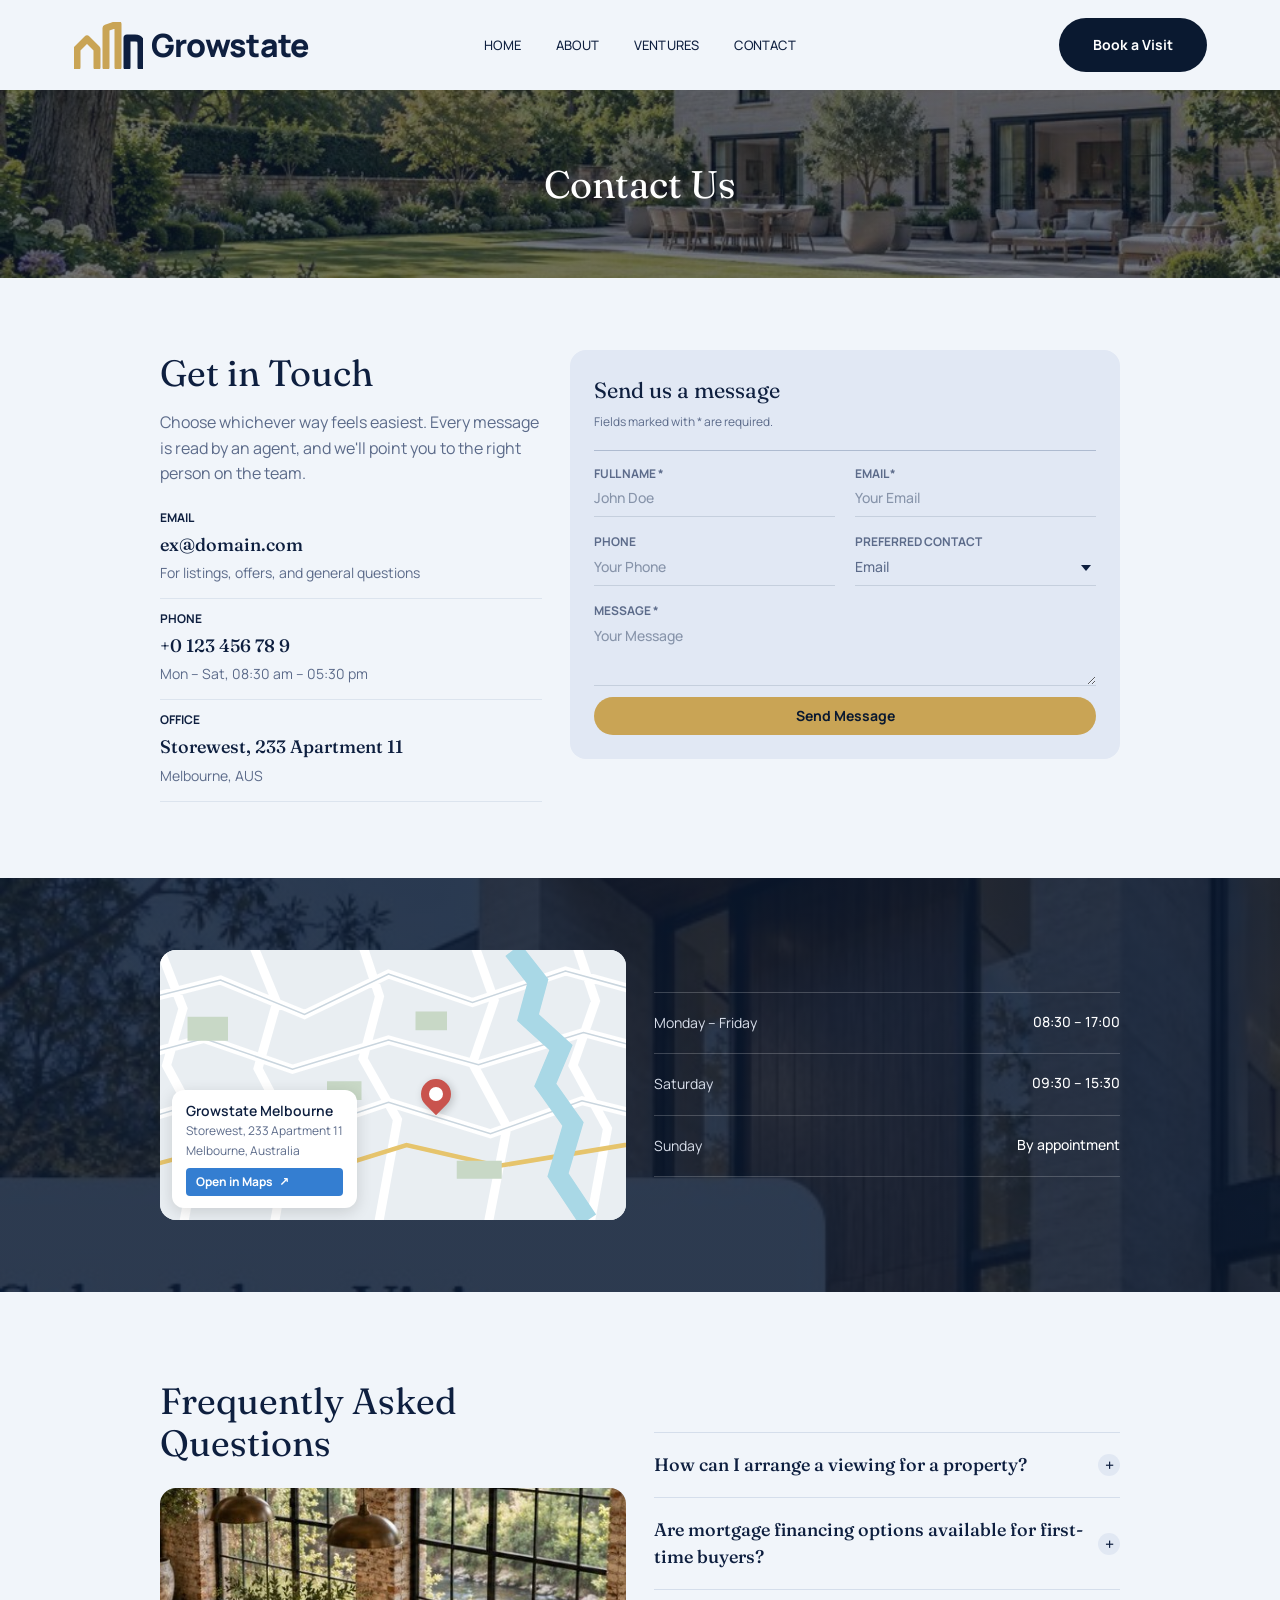
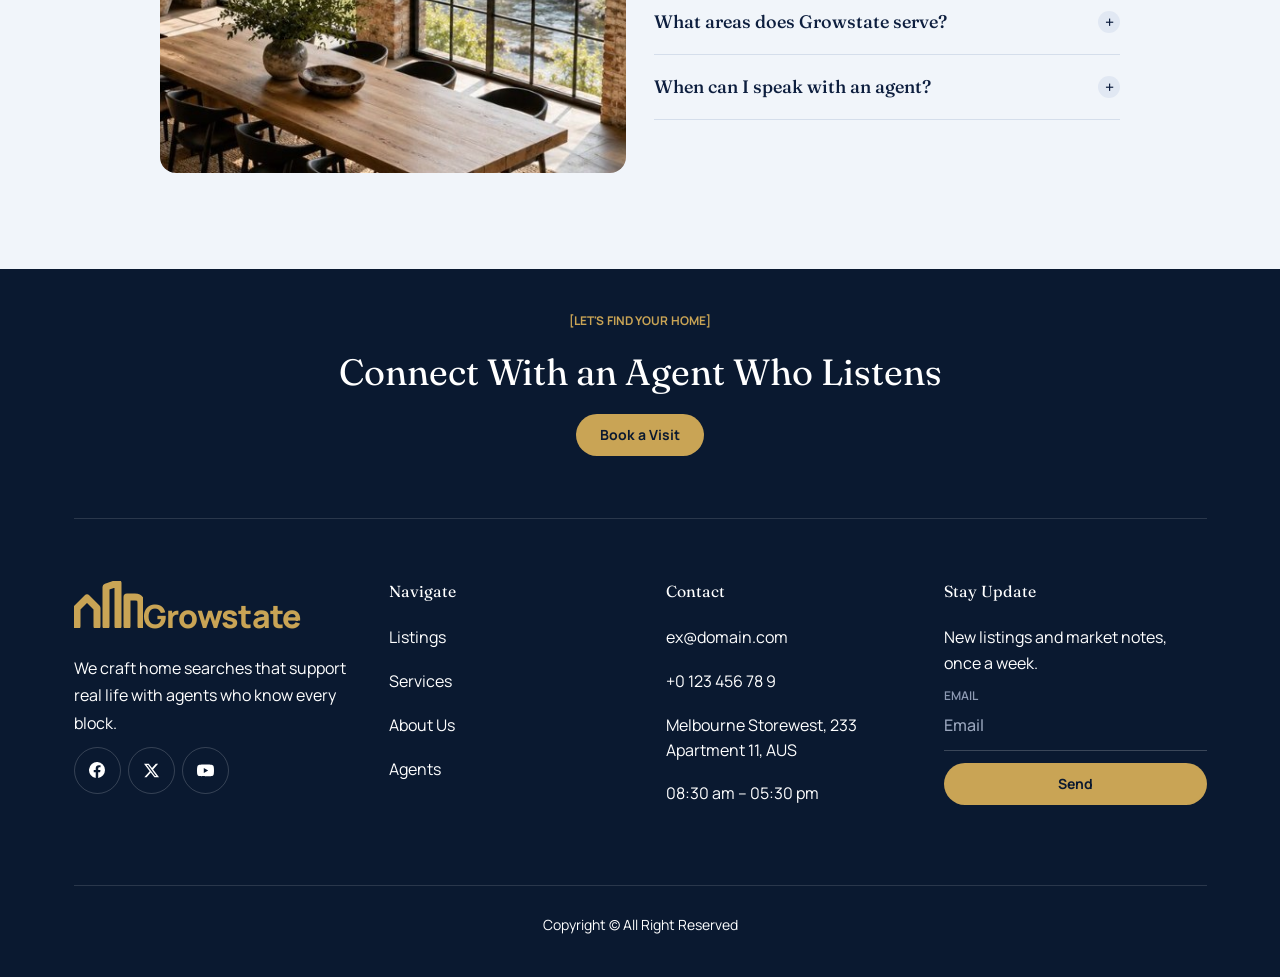
<file: farmland/contact.html>
<!DOCTYPE html>
<html lang="en">
<head>
  <meta charset="UTF-8">
  <meta name="viewport" content="width=device-width, initial-scale=1">
  <title>Contact Us – Growstate</title>
  <link rel="stylesheet" href="style.css">
  <link rel="stylesheet" href="contact.css">
</head>
<body class="contact-page">

<svg width="0" height="0" style="position:absolute"><defs>
  <symbol id="logo" viewBox="0 0 69 47"><g fill="none" stroke-width="7" stroke-linejoin="round" stroke-linecap="round"><path stroke="#c9a455" d="M3 45V27L13 17L23 27V45"/><path stroke="#c9a455" d="M32 45V6L44 2V45"/><path stroke="currentColor" d="M53 45V16H61C66 16 67 18 67 23V45"/></g></symbol>
  <symbol id="caret" viewBox="0 0 10 6"><path d="M0 0h10L5 6z" fill="currentColor"/></symbol>
</defs></svg>

<header class="nav">
  <div class="container nav-in">
    <a href="index.html" class="logo"><svg class="logo-i" width="69" height="47"><use href="#logo"/></svg><span>Growstate</span></a>
    <nav class="links" id="links">
      <a href="index.html">Home</a>
      <a href="about.html">About</a>
      <a href="property.html" class="dd">Ventures</a>
      <a href="contact.html" aria-current="page">Contact</a>
    </nav>
    <a href="contact.html" class="btn btn-navy">Book a Visit</a>
    <button class="burger" aria-label="Menu" aria-expanded="false"><i></i><i></i><i></i></button>
  </div>
</header>

<main>
  <section class="contact-cover">
    <h1>Contact Us</h1>
  </section>

  <section class="contact-section">
    <div class="container contact-grid">
      <div class="contact-info">
        <h2>Get in Touch</h2>
        <p class="contact-intro">Choose whichever way feels easiest. Every message is read by an agent, and we'll point you to the right person on the team.</p>
        <div class="contact-method">
          <span>EMAIL</span>
          <a href="mailto:ex@domain.com">ex@domain.com</a>
          <p>For listings, offers, and general questions</p>
        </div>
        <div class="contact-method">
          <span>PHONE</span>
          <a href="tel:+0123456789">+0 123 456 78 9</a>
          <p>Mon – Sat, 08:30 am – 05:30 pm</p>
        </div>
        <div class="contact-method">
          <span>OFFICE</span>
          <strong>Storewest, 233 Apartment 11</strong>
          <p>Melbourne, AUS</p>
        </div>
      </div>

      <form class="contact-form" onsubmit="return false">
        <h3>Send us a message</h3>
        <p class="contact-form-note">Fields marked with * are required.</p>
        <div class="contact-fields">
          <label>FULL NAME *<input type="text" name="name" placeholder="John Doe" required></label>
          <label>EMAIL *<input type="email" name="email" placeholder="Your Email" required></label>
          <label>PHONE<input type="tel" name="phone" placeholder="Your Phone"></label>
          <label>PREFERRED CONTACT
            <span class="contact-select"><select name="preferred-contact"><option>Email</option><option>Phone</option><option>Either</option></select><svg width="10" height="6"><use href="#caret"/></svg></span>
          </label>
          <label class="contact-message">MESSAGE *<textarea name="message" placeholder="Your Message" required></textarea></label>
        </div>
        <button class="btn btn-gold" type="submit">Send Message</button>
      </form>
    </div>
  </section>

  <section class="contact-location">
    <div class="container contact-location-grid">
      <div class="contact-map" role="img" aria-label="Map showing the Growstate Melbourne office">
        <svg class="map-art" viewBox="0 0 720 360" preserveAspectRatio="xMidYMid slice" aria-hidden="true">
          <rect width="720" height="360" fill="#e9eef2"/>
          <path d="M-20 78 130 40 242 86 354 32 466 70 590 28 750 72M-30 155 108 118 226 159 354 120 474 153 614 110 750 146M-25 241 100 204 222 247 354 203 490 245 612 201 750 235M42-20 80 78 58 154 104 239 78 380M168-20 205 70 180 158 224 242 199 380M315-20 342 62 320 145 366 226 338 380M464-20 495 67 466 151 512 236 484 380M600-20 630 68 600 154 646 238 620 380" fill="none" stroke="#fff" stroke-width="12"/>
          <path d="M-20 78 130 40 242 86 354 32 466 70 590 28 750 72M-30 155 108 118 226 159 354 120 474 153 614 110 750 146M-25 241 100 204 222 247 354 203 490 245 612 201 750 235" fill="none" stroke="#c9d5de" stroke-width="2"/>
          <path d="M-10 300 120 265 250 300 378 260 500 288 730 250" fill="none" stroke="#e6c46c" stroke-width="6"/>
          <path d="M520 0 553 42 540 90 584 130 563 180 600 232 580 300 620 360" fill="none" stroke="#a9d8e6" stroke-width="26"/>
          <g fill="#c8d8c6"><path d="M86 89h54v32H86zM272 175h46v25h-46zM390 82h42v25h-42zM90 263h42v30H90zM445 281h60v24h-60z"/></g>
        </svg>
        <div class="map-pin" aria-hidden="true"><span></span></div>
        <div class="map-card">
          <b>Growstate Melbourne</b>
          <span>Storewest, 233 Apartment 11</span>
          <span>Melbourne, Australia</span>
          <a href="https://maps.google.com/?q=Melbourne%2C+Australia" target="_blank" rel="noreferrer">Open in Maps <span aria-hidden="true">↗</span></a>
        </div>
      </div>
      <div class="contact-hours">
        <div><span>Monday – Friday</span><b>08:30 – 17:00</b></div>
        <div><span>Saturday</span><b>09:30 – 15:30</b></div>
        <div><span>Sunday</span><b>By appointment</b></div>
      </div>
    </div>
  </section>

  <section class="contact-faq">
    <div class="container contact-faq-grid">
      <div class="contact-faq-media">
        <h2>Frequently Asked Questions</h2>
        <img src="images/willow.jpg" alt="Dining area with a view of the surrounding garden">
      </div>
      <div class="contact-faq-list">
        <details>
          <summary>How can I arrange a viewing for a property?</summary>
          <p>Use the booking form or contact our team by phone or email and we will help arrange a time.</p>
        </details>
        <details>
          <summary>Are mortgage financing options available for first-time buyers?</summary>
          <p>We can connect you with local lending professionals to discuss financing options for your situation.</p>
        </details>
        <details>
          <summary>What areas does Growstate serve?</summary>
          <p>Contact our team and we will help you find the right local agent for your preferred area.</p>
        </details>
        <details>
          <summary>When can I speak with an agent?</summary>
          <p>Our office is open Monday to Saturday, with Sunday appointments available on request.</p>
        </details>
      </div>
    </div>
  </section>
</main>

<footer id="contact-footer">
  <div class="container">
    <div class="cta reveal"><span class="eyebrow">[Let's find your home]</span><h2>Connect With an Agent Who Listens</h2><a href="index.html#visit" class="btn btn-gold">Book a Visit</a></div>
    <div class="f-grid">
      <div><a href="index.html" class="logo gold"><svg class="logo-i" width="69" height="47"><use href="#logo"/></svg><span>Growstate</span></a>
        <p>We craft home searches that support real life with agents who know every block.</p>
        <div class="soc">
          <a href="#" aria-label="Facebook"><svg width="16" height="16" viewBox="0 0 24 24" fill="currentColor"><path d="M24 12a12 12 0 1 0-13.9 11.9v-8.4H7.1V12h3V9.4c0-3 1.8-4.7 4.5-4.7 1.3 0 2.7.2 2.7.2v3h-1.5c-1.5 0-2 .9-2 1.9V12h3.4l-.5 3.5h-2.9v8.4A12 12 0 0 0 24 12z"/></svg></a>
          <a href="#" aria-label="X"><svg width="15" height="15" viewBox="0 0 24 24" fill="currentColor"><path d="M18.9 1.2h3.7l-8 9.2L24 22.8h-7.4l-5.8-7.6-6.6 7.6H.5l8.6-9.8L0 1.2h7.6l5.2 6.9 6.1-6.9zm-1.3 19.4h2L6.5 3.3H4.3l13.3 17.3z"/></svg></a>
          <a href="#" aria-label="YouTube"><svg width="17" height="17" viewBox="0 0 24 24" fill="currentColor"><path d="M23.5 6.2a3 3 0 0 0-2.1-2.1C19.5 3.6 12 3.6 12 3.6s-7.5 0-9.4.5A3 3 0 0 0 .5 6.2C0 8.1 0 12 0 12s0 3.9.5 5.8a3 3 0 0 0 2.1 2.1c1.9.5 9.4.5 9.4.5s7.5 0 9.4-.5a3 3 0 0 0 2.1-2.1c.5-1.9.5-5.8.5-5.8s0-3.9-.5-5.8zM9.6 15.6V8.4l6.2 3.6-6.2 3.6z"/></svg></a>
        </div>
      </div>
      <div><h5>Navigate</h5><a href="index.html#listings">Listings</a><a href="index.html#services">Services</a><a href="about.html">About Us</a><a href="index.html#contact">Agents</a></div>
      <div><h5>Contact</h5><a href="mailto:ex@domain.com">ex@domain.com</a><a href="tel:+0123456789">+0 123 456 78 9</a><span>Melbourne Storewest, 233 Apartment 11, AUS</span><span>08:30 am – 05:30 pm</span></div>
      <div><h5>Stay Update</h5><p>New listings and market notes, once a week.</p>
        <form onsubmit="return false"><label>Email<input type="email" placeholder="Email"></label><button class="btn btn-gold">Send</button></form></div>
    </div>
    <div class="copy">Copyright © All Right Reserved</div>
  </div>
</footer>

<script src="script.js"></script>
</body>
</html>
</file>
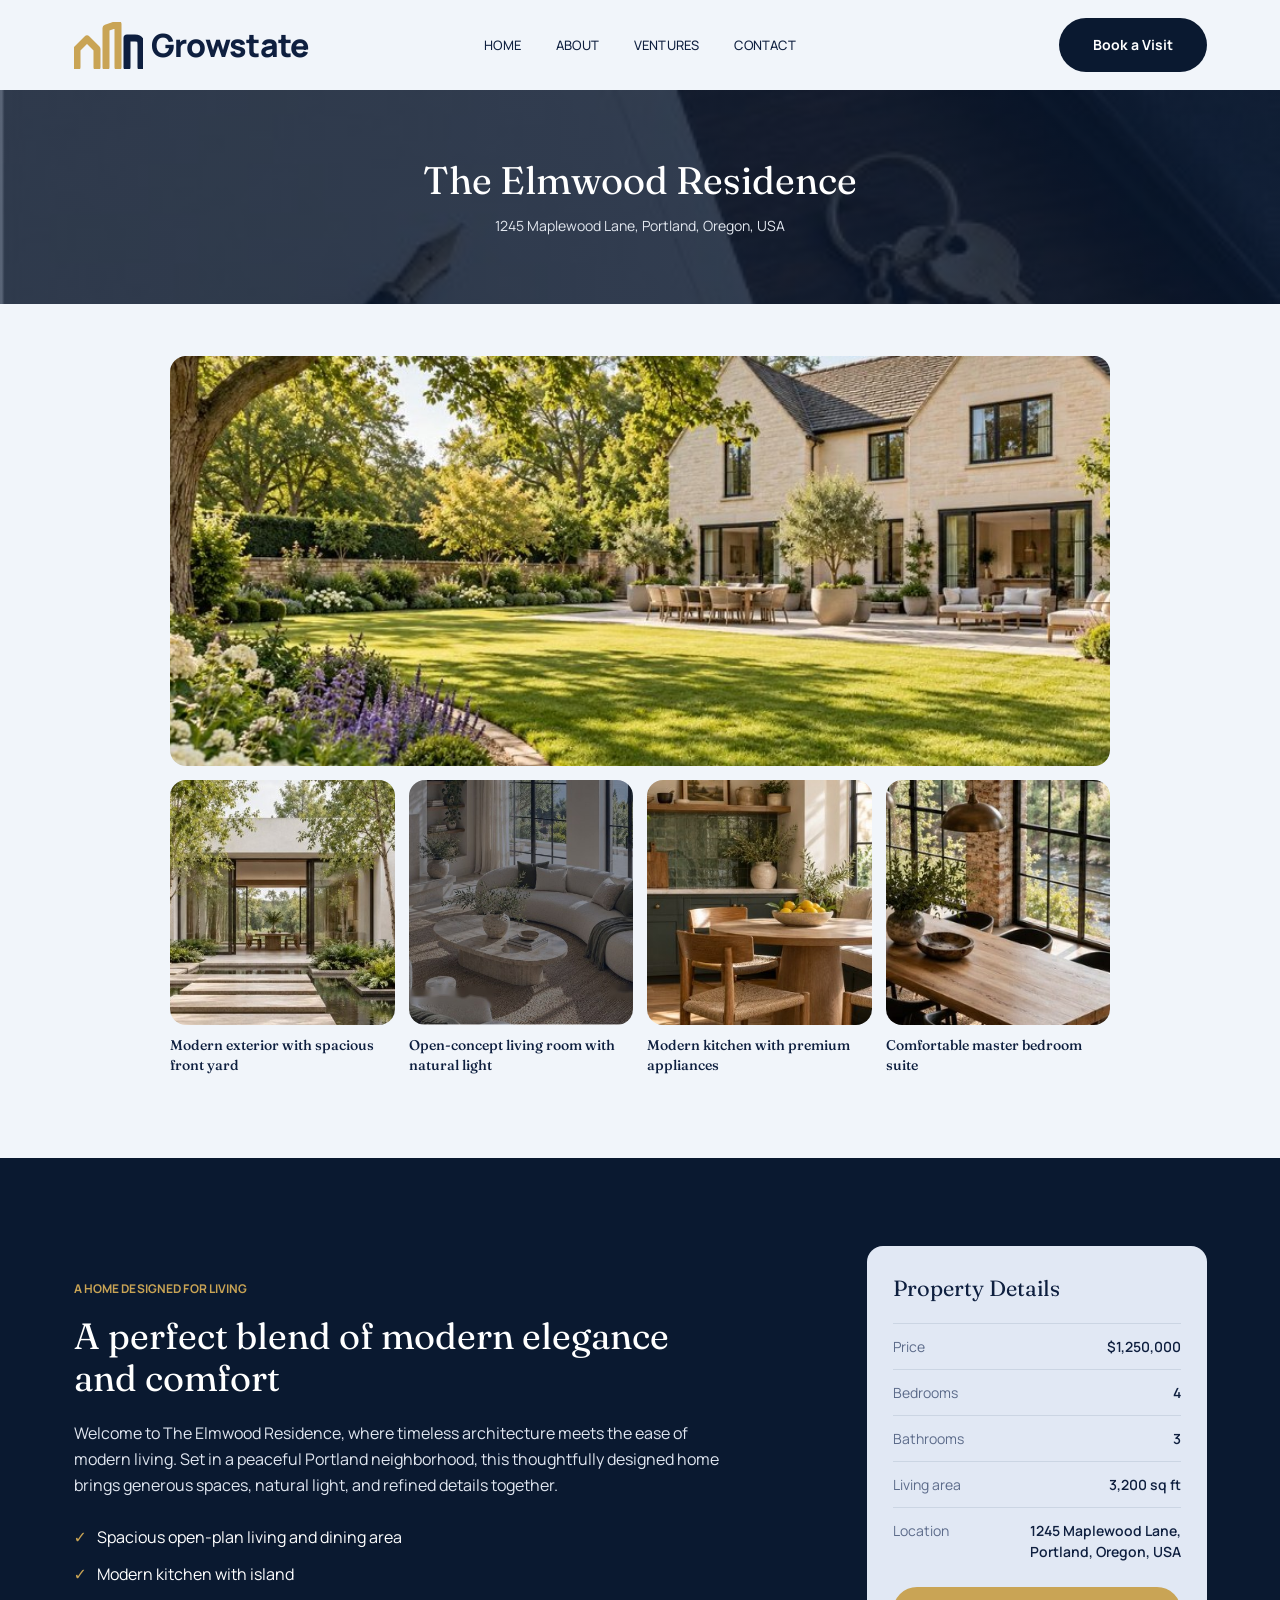
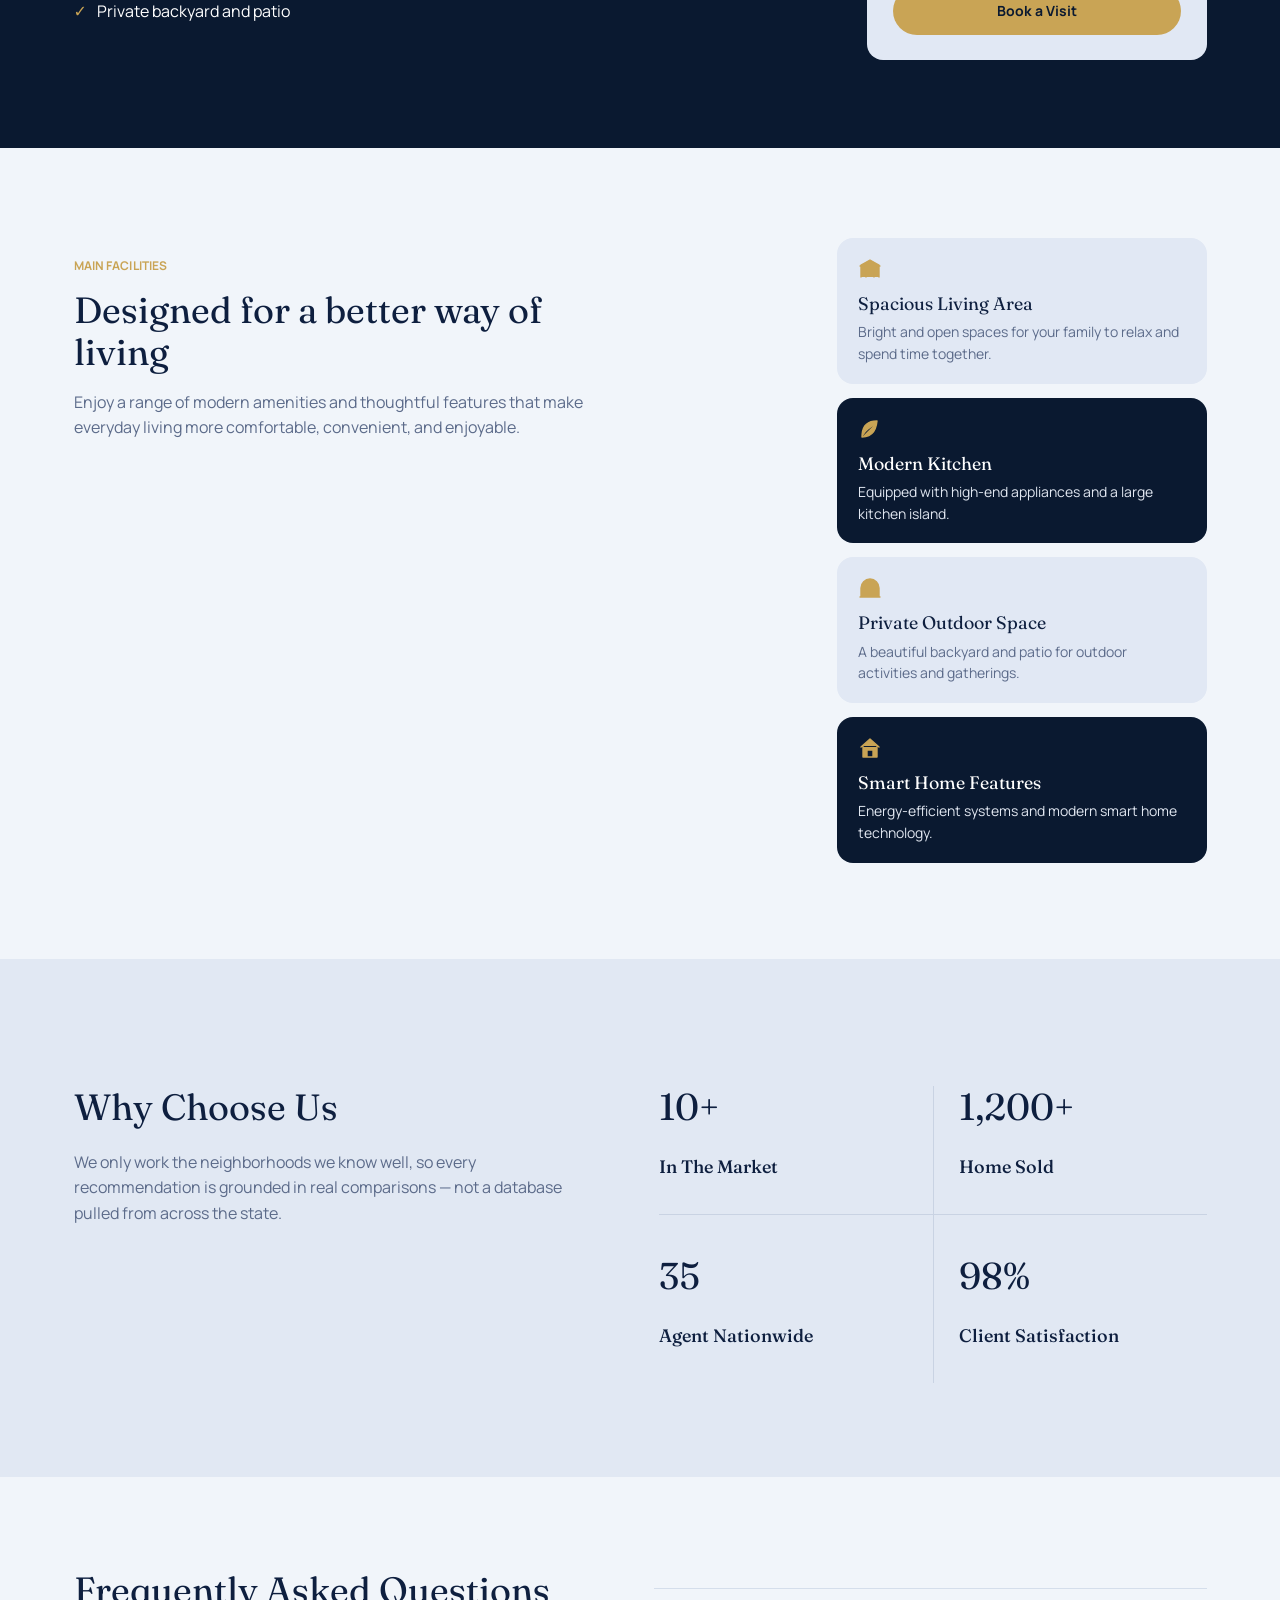
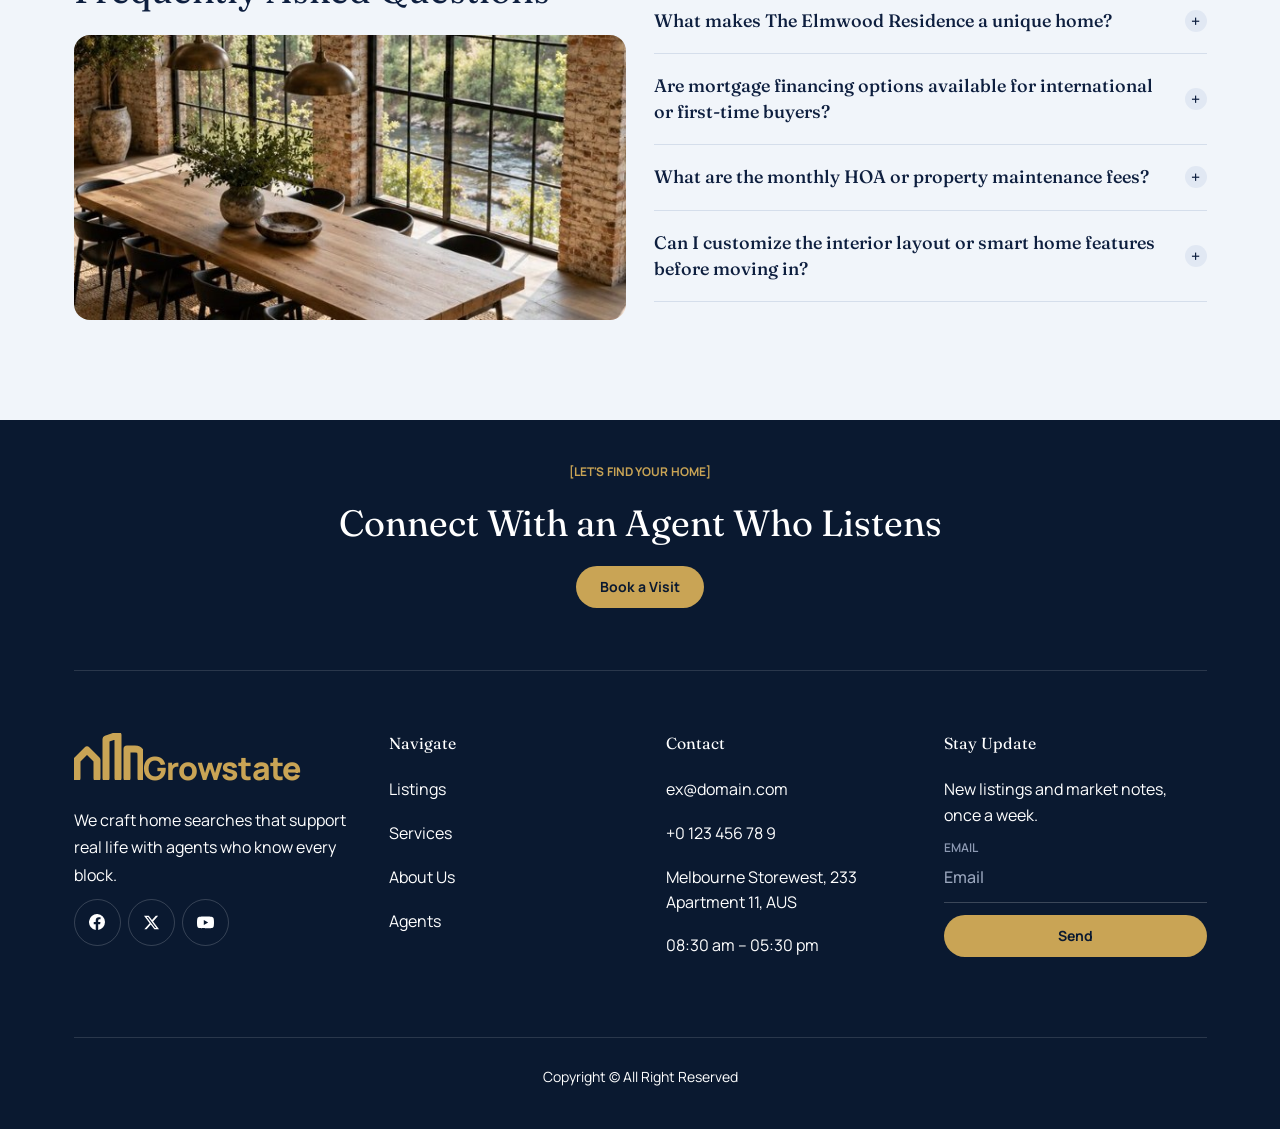
<file: farmland/property.html>
<!DOCTYPE html>
<html lang="en">
<head>
  <meta charset="UTF-8">
  <meta name="viewport" content="width=device-width, initial-scale=1">
  <title>The Elmwood Residence – Growstate</title>
  <link rel="stylesheet" href="style.css">
  <link rel="stylesheet" href="property.css">
</head>
<body class="property-page">

<svg width="0" height="0" style="position:absolute"><defs>
  <symbol id="logo" viewBox="0 0 69 47"><g fill="none" stroke-width="7" stroke-linejoin="round" stroke-linecap="round"><path stroke="#c9a455" d="M3 45V27L13 17L23 27V45"/><path stroke="#c9a455" d="M32 45V6L44 2V45"/><path stroke="currentColor" d="M53 45V16H61C66 16 67 18 67 23V45"/></g></symbol>
  <symbol id="caret" viewBox="0 0 10 6"><path d="M0 0h10L5 6z" fill="currentColor"/></symbol>
</defs></svg>

<header class="nav">
  <div class="container nav-in">
    <a href="index.html" class="logo"><svg class="logo-i" width="69" height="47"><use href="#logo"/></svg><span>Growstate</span></a>
    <nav class="links" id="links">
      <a href="index.html">Home</a>
      <a href="about.html">About</a>
      <a href="property.html" aria-current="page">Ventures</a>
      <a href="contact.html">Contact</a>
    </nav>
    <a href="contact.html" class="btn btn-navy">Book a Visit</a>
    <button class="burger" aria-label="Menu" aria-expanded="false"><i></i><i></i><i></i></button>
  </div>
</header>

<main>
  <section class="property-cover">
    <div>
      <h1>The Elmwood Residence</h1>
      <p>1245 Maplewood Lane, Portland, Oregon, USA</p>
    </div>
  </section>

  <section class="property-gallery">
    <div class="property-gallery-inner">
      <img class="property-main-image" src="images/elmwood.jpg" alt="The Elmwood Residence and landscaped front yard">
      <div class="property-thumbnails">
        <figure>
          <img src="images/birchcrest.jpg" alt="Exterior courtyard and garden">
          <figcaption>Modern exterior with spacious front yard</figcaption>
        </figure>
        <figure>
          <img src="images/service-staging.jpg" alt="Open living room with natural light">
          <figcaption>Open-concept living room with natural light</figcaption>
        </figure>
        <figure>
          <img src="images/testimonial.jpg" alt="Modern kitchen and dining area">
          <figcaption>Modern kitchen with premium appliances</figcaption>
        </figure>
        <figure>
          <img src="images/willow.jpg" alt="Comfortable bedroom with a garden view">
          <figcaption>Comfortable master bedroom suite</figcaption>
        </figure>
      </div>
    </div>
  </section>

  <section class="property-overview">
    <div class="container property-overview-grid">
      <div class="property-overview-copy">
        <span class="eyebrow">A home designed for living</span>
        <h2>A perfect blend of modern elegance and comfort</h2>
        <p>Welcome to The Elmwood Residence, where timeless architecture meets the ease of modern living. Set in a peaceful Portland neighborhood, this thoughtfully designed home brings generous spaces, natural light, and refined details together.</p>
        <ul class="property-highlights">
          <li>Spacious open-plan living and dining area</li>
          <li>Modern kitchen with island</li>
          <li>Private backyard and patio</li>
        </ul>
      </div>
      <aside class="property-details">
        <h3>Property Details</h3>
        <div><span>Price</span><strong>$1,250,000</strong></div>
        <div><span>Bedrooms</span><strong>4</strong></div>
        <div><span>Bathrooms</span><strong>3</strong></div>
        <div><span>Living area</span><strong>3,200 sq ft</strong></div>
        <div><span>Location</span><strong>1245 Maplewood Lane,<br>Portland, Oregon, USA</strong></div>
        <a href="index.html#visit" class="btn btn-gold">Book a Visit</a>
      </aside>
    </div>
  </section>

  <section class="property-facilities">
    <div class="container property-facilities-grid">
      <div class="property-facilities-intro">
        <span class="eyebrow">Main Facilities</span>
        <h2>Designed for a better way of living</h2>
        <p>Enjoy a range of modern amenities and thoughtful features that make everyday living more comfortable, convenient, and enjoyable.</p>
      </div>
      <div class="property-facilities-list">
        <article class="facility-card">
          <svg viewBox="0 0 24 24" aria-hidden="true"><path d="M3 20V8l9-5 9 5v12M8 20v-7h8v7M2 9l10-6 10 6M6 10h.01M18 10h.01"/></svg>
          <h3>Spacious Living Area</h3>
          <p>Bright and open spaces for your family to relax and spend time together.</p>
        </article>
        <article class="facility-card dark">
          <svg viewBox="0 0 24 24" aria-hidden="true"><path d="M4 20c9 0 14-6 15-16C9 4 4 9 4 20Zm0 0c2-5 6-9 12-12"/></svg>
          <h3>Modern Kitchen</h3>
          <p>Equipped with high-end appliances and a large kitchen island.</p>
        </article>
        <article class="facility-card">
          <svg viewBox="0 0 24 24" aria-hidden="true"><path d="M3 21v-9a9 9 0 0 1 18 0v9M2 21h20M7 12h.01M17 12h.01M12 5V3"/></svg>
          <h3>Private Outdoor Space</h3>
          <p>A beautiful backyard and patio for outdoor activities and gatherings.</p>
        </article>
        <article class="facility-card dark">
          <svg viewBox="0 0 24 24" aria-hidden="true"><path d="M3 11 12 3l9 8M5 10v11h14V10M9 21v-7h6v7"/></svg>
          <h3>Smart Home Features</h3>
          <p>Energy-efficient systems and modern smart home technology.</p>
        </article>
      </div>
    </div>
  </section>

  <section class="why">
    <div class="container why-grid">
      <div><h2>Why Choose Us</h2><p>We only work the neighborhoods we know well, so every recommendation is grounded in real comparisons — not a database pulled from across the state.</p></div>
      <div class="nums">
        <div><b>10+</b><span>In The Market</span></div>
        <div><b>1,200+</b><span>Home Sold</span></div>
        <div><b>35</b><span>Agent Nationwide</span></div>
        <div><b>98%</b><span>Client Satisfaction</span></div>
      </div>
    </div>
  </section>

  <section class="property-faq">
    <div class="container property-faq-grid">
      <div class="property-faq-media">
        <h2>Frequently Asked Questions</h2>
        <img src="images/willow.jpg" alt="Dining area with a view of the surrounding garden">
      </div>
      <div class="property-faq-list">
        <details>
          <summary>What makes The Elmwood Residence a unique home?</summary>
          <p>Its considered architecture, bright open spaces, and private outdoor setting bring comfort and modern living together.</p>
        </details>
        <details>
          <summary>Are mortgage financing options available for international or first-time buyers?</summary>
          <p>Our team can connect you with local lending professionals to discuss financing options for your situation.</p>
        </details>
        <details>
          <summary>What are the monthly HOA or property maintenance fees?</summary>
          <p>Please contact our agent for current property and neighborhood fee information.</p>
        </details>
        <details>
          <summary>Can I customize the interior layout or smart home features before moving in?</summary>
          <p>Contact our agent to discuss the available options and details for this property.</p>
        </details>
      </div>
    </div>
  </section>
</main>

<footer id="contact">
  <div class="container">
    <div class="cta reveal"><span class="eyebrow">[Let's find your home]</span><h2>Connect With an Agent Who Listens</h2><a href="index.html#visit" class="btn btn-gold">Book a Visit</a></div>
    <div class="f-grid">
      <div><a href="index.html" class="logo gold"><svg class="logo-i" width="69" height="47"><use href="#logo"/></svg><span>Growstate</span></a>
        <p>We craft home searches that support real life with agents who know every block.</p>
        <div class="soc">
          <a href="#" aria-label="Facebook"><svg width="16" height="16" viewBox="0 0 24 24" fill="currentColor"><path d="M24 12a12 12 0 1 0-13.9 11.9v-8.4H7.1V12h3V9.4c0-3 1.8-4.7 4.5-4.7 1.3 0 2.7.2 2.7.2v3h-1.5c-1.5 0-2 .9-2 1.9V12h3.4l-.5 3.5h-2.9v8.4A12 12 0 0 0 24 12z"/></svg></a>
          <a href="#" aria-label="X"><svg width="15" height="15" viewBox="0 0 24 24" fill="currentColor"><path d="M18.9 1.2h3.7l-8 9.2L24 22.8h-7.4l-5.8-7.6-6.6 7.6H.5l8.6-9.8L0 1.2h7.6l5.2 6.9 6.1-6.9zm-1.3 19.4h2L6.5 3.3H4.3l13.3 17.3z"/></svg></a>
          <a href="#" aria-label="YouTube"><svg width="17" height="17" viewBox="0 0 24 24" fill="currentColor"><path d="M23.5 6.2a3 3 0 0 0-2.1-2.1C19.5 3.6 12 3.6 12 3.6s-7.5 0-9.4.5A3 3 0 0 0 .5 6.2C0 8.1 0 12 0 12s0 3.9.5 5.8a3 3 0 0 0 2.1 2.1c1.9.5 9.4.5 9.4.5s7.5 0 9.4-.5a3 3 0 0 0 2.1-2.1c.5-1.9.5-5.8.5-5.8s0-3.9-.5-5.8zM9.6 15.6V8.4l6.2 3.6-6.2 3.6z"/></svg></a>
        </div>
      </div>
      <div><h5>Navigate</h5><a href="index.html#listings">Listings</a><a href="index.html#services">Services</a><a href="about.html">About Us</a><a href="index.html#contact">Agents</a></div>
      <div><h5>Contact</h5><a href="mailto:ex@domain.com">ex@domain.com</a><a href="tel:+0123456789">+0 123 456 78 9</a><span>Melbourne Storewest, 233 Apartment 11, AUS</span><span>08:30 am – 05:30 pm</span></div>
      <div><h5>Stay Update</h5><p>New listings and market notes, once a week.</p>
        <form onsubmit="return false"><label>Email<input type="email" placeholder="Email"></label><button class="btn btn-gold">Send</button></form></div>
    </div>
    <div class="copy">Copyright © All Right Reserved</div>
  </div>
</footer>

<script src="script.js"></script>
</body>
</html>
</file>
<file: style.css>
@font-face{font-family:'Fraunces';src:url(fonts/fraunces.woff2) format('woff2');font-weight:100 900;font-display:swap}
@font-face{font-family:'Manrope';src:url(fonts/manrope.woff2) format('woff2');font-weight:200 800;font-display:swap}
:root{
  --navy:#0a1930;--navy2:#12284d;--ink:#0e1f3f;--gold:#c9a455;--bg:#f1f5fa;--bg2:#e1e8f3;--slate:#5c6b8a;
  --serif:'Fraunces',Georgia,serif;--sans:'Manrope',system-ui,sans-serif;
  --text-xs:12px;--text-sm:14px;--text-base:16px;--text-lg:18px;--text-xl:22px;
  --page-title:clamp(32px,3vw,48px);--display-title:clamp(46px,5vw,72px);
  --quote-size:clamp(22px,2.2vw,34px);
  --h2:clamp(32px,2.85vw,48px);
  --radius-card:16px;
}
*{box-sizing:border-box;margin:0;padding:0}
html{scroll-behavior:smooth}
body{font-family:var(--sans);background:var(--bg);color:var(--ink);font-size:var(--text-base);line-height:1.6;font-optical-sizing:none;font-variation-settings:'opsz' 30;-webkit-font-smoothing:antialiased;overflow-x:hidden}
img{display:block;width:100%;height:100%;object-fit:cover}
a{color:inherit;text-decoration:none}
ul{list-style:none}
h1,h2,h3,h4,h5,b,strong{font-weight:400}
h1,h2,h3,h4,h5,.num,b,strong{font-family:var(--serif)}
h2{font-size:var(--h2);line-height:1.15}
.container{width:min(1133px,100% - 48px);margin-inline:auto}

/* buttons */
.btn{display:inline-flex;align-items:center;justify-content:center;height:54px;padding:0 33px;border-radius:99px;border:0;font:700 var(--text-sm)/1 var(--sans);cursor:pointer;transition:transform .3s,background .3s,box-shadow .3s}
.btn:hover{transform:translateY(-2px);box-shadow:0 10px 22px -10px rgba(0,0,0,.45)}
.btn-gold{background:var(--gold);color:var(--navy)}
.btn-gold:hover{background:#d8b568}
.btn-navy{background:var(--navy);color:#fff;padding:0 34px}
.eyebrow{display:block;font:700 var(--text-xs)/1 var(--sans);letter-spacing:.01em;text-transform:uppercase;color:var(--gold)}

/* nav */
.nav{height:90px;display:flex;align-items:center;background:var(--bg);position:sticky;top:0;z-index:20}
.nav-in{position:relative;display:flex;align-items:center;justify-content:space-between}
.logo{display:flex;align-items:center;gap:8px;color:var(--ink)}
.logo span{font:800 32px/1 var(--sans);letter-spacing:-.02em}
.logo-i{color:var(--ink)}.logo.gold .logo-i{color:var(--gold)}
.logo.gold span{color:var(--gold)}
.links{display:flex;gap:35px;position:absolute;left:50%;transform:translateX(-50%)}
.links a{font:478 13px/1 var(--sans);letter-spacing:.015em;text-transform:uppercase;display:flex;align-items:center;gap:10px;position:relative}
.links a::after{content:"";position:absolute;left:0;bottom:-8px;height:2px;width:0;background:var(--gold);transition:width .3s}
.links a:hover::after,.links a[aria-current="page"]::after{width:100%}
.links a[aria-current="page"]{color:var(--gold)}
.burger{display:none;background:none;border:0;width:30px;height:22px;flex-direction:column;justify-content:space-between;margin-left:14px}
.burger i{display:block;height:2px;background:var(--ink)}

/* hero */
.hero{background:linear-gradient(rgba(10,25,48,.68),rgba(10,25,48,.68)),url("images/background-img-2.png") center/cover no-repeat;color:#fff;padding:45px 0 0px}
.hero-grid{display:grid;grid-template-columns:repeat(2,minmax(0,1fr));gap:clamp(24px,4vw,62px)}
.hero-text{display:flex;flex-direction:column;align-items:flex-start;min-width:0;min-height:700px;align-self:start}
.hero h1{font-size:var(--display-title);line-height:1.08;margin:20px 0}
.hero p{    
    max-width: 590px;
    margin-bottom: 37px;
    color: #fff;
    line-height: 1.55;
    font-size: var(--text-base);
}
.stats{margin: 40px 0 12px;width:100%;border-top:1px solid rgba(255,255,255,.14);padding-top:43px;display:grid;grid-template-columns:repeat(3,minmax(0,1fr));justify-content:start;gap:0 20px}
.stats>div{min-width:0}
.stats small{display:block;font:700 var(--text-xs)/1 var(--sans);text-transform:uppercase;margin-bottom:26px}
.stats b{font-size:clamp(36px,2.92vw,56px);color:#e0c079;line-height:1}
.hero-media{position:relative;height:824px;margin-bottom:39px;min-width:0}
.hero-media>img{border-radius:var(--radius-card)}
.hero-media img {transition:transform 1.6s ease; width: 100%; height: 85%; object-fit: cover; border-radius:var(--radius-card);}
.visit-card {position: absolute;
    right: 188px;
    top: 358px;
    width: min(375px, calc(100% - 48px));
    background: #e1e8f4;
    color: var(--ink);
    border-radius: var(--radius-card);
    padding: 28px 29px 21px;
    box-shadow: 0 20px 50px -20px rgba(0, 0, 0, .5);
}
.visit-card h3{font-size:var(--text-xl);line-height:1.25;margin-bottom:5px}
.visit-card p{font-size:var(--text-sm);margin-bottom:14px;color:var(--ink);line-height:1.5}
.visit-card label{display:block;font:700 var(--text-xs)/1 var(--sans);text-transform:uppercase;color:var(--ink);margin-bottom:12px}
.visit-card input,.visit-card select{display:block;width:100%;margin-top:11px;background:none;border:0;border-bottom:1px solid #b9c4d6;padding:0 0 8px;font:500 var(--text-base) var(--sans);color:var(--slate);outline:0;appearance:none;-webkit-appearance:none;text-transform:none}
.visit-card input:focus,.visit-card select:focus{border-color:var(--gold)}
.two{display:grid;grid-template-columns:1fr 1fr;gap:12px}
.sel{position:relative;display:block}
.sel svg{position:absolute;right:6px;bottom:15px;pointer-events:none;color:var(--ink)}
.visit-card .btn{width:100%;margin-top:11px}

/* services */
.services{padding:130px 0 125px}
.sec-head{display:flex;justify-content:space-between;align-items:center;gap:40px;margin-bottom:70px}
.sec-head p{max-width:615px;text-align:right;color:var(--slate);font-size:var(--text-base);line-height:1.6}
.svc-cards{display:grid;grid-template-columns:1fr 1.34fr 1fr;gap:24px;align-items:end}
.svc{position:relative;border-radius:var(--radius-card);overflow:hidden;display:block;height:354px;color:#fff}
.svc:nth-child(2){height:442px}
.svc:nth-child(3){height:386px}
.svc img{transition:transform .8s cubic-bezier(.2,.7,.2,1)}
.svc:hover img{transform:scale(1.07)}
.svc .num{position:absolute;z-index:2;left:36px;top:30px;font:600 var(--text-sm)/1.4 var(--sans)}
.svc h4{
    position: absolute;
    z-index: 2;
    left: 36px; 
    bottom: 36px;
    font-size: 20px;
    line-height: 1.15;
    max-width: 174px;}
.svc u{position:absolute;z-index:2;right:36px;bottom:48px;font:700 12px var(--sans)}
.svc-info{display:grid;grid-template-columns:repeat(3,1fr);margin-top:60px;border-top:1px solid #dde4ee}
.svc-info>div{padding:40px 37px 55px;border-left:1px solid #dde4ee;margin-left:-1px}
.svc-info>div:first-child{border-left:0}
.svc-info h5{font-size:var(--text-lg);margin-bottom:16px;line-height:1.3}
.svc-info p{color:var(--slate);font-size:var(--text-base);line-height:1.6;max-width:380px}

/* process */
.process{background:linear-gradient(rgba(10,25,48,.76),rgba(10,25,48,.76)),url("images/background-img-1.jpg") center/cover no-repeat;color:#fff;padding:80px 0 80px}
.steps{display:grid;grid-template-columns:repeat(4,1fr);gap:28px;margin-top:57px;align-items:start}
.step{border:1px solid #fff ;border-radius:var(--radius-card);padding:29px 28px 38px;min-height:270px;transition:border-color .4s,background .4s}
.step:hover{border-color:var(--gold);background-color:rgba(255,255,255,.03)}
.step-consultation{background:linear-gradient(rgba(0, 0, 0, 0.56),rgba(0, 0, 0, 0.88)),url("images/process-consultation.jpg") center/cover no-repeat}
.step-match{background:linear-gradient(rgba(0, 0, 0, 0.56),rgba(0, 0, 0, 0.88)),url("images/process-match.jpg") center/cover no-repeat}
.step-visits{background:linear-gradient(rgba(0, 0, 0, 0.56),rgba(0, 0, 0, 0.88)),url("images/process-visits.jpg") center/cover no-repeat}
.step-close{background:linear-gradient(rgba(0, 0, 0, 0.56),rgba(0, 0, 0, 0.88)),url("images/process-close.jpg") center/cover no-repeat}
.step:nth-child(even){margin-top:62px}
.step b{display:block;font-size:56px;color:#d9b868;line-height:1;margin-bottom:34px}
.step h4{font-size:var(--text-lg);margin-bottom:17px;line-height:1.25}
.step p{font-size:var(--text-sm);line-height:1.6}

/* listings */
.listings{padding:127px 0 124px}
.feat{position:relative;margin-top:55px;margin-bottom:193px}
.feat>img{height:662px;border-radius:var(--radius-card)}
.feat-card{position:absolute;right:37px;top:188px;width:416px;background:#fff;border-radius:var(--radius-card);padding:36px 37px 37px}
.feat-card small{display:block;font:700 var(--text-sm)/1 var(--sans);text-transform:uppercase;margin-bottom:22px}
.feat-card img{height:214px;border-radius:var(--radius-card);margin-bottom:28px}
.feat-card .loc{display:block;font:700 var(--text-sm)/1 var(--sans);margin-bottom:27px}
.feat-card h4{font-size:var(--text-lg);line-height:1.3;margin-bottom:20px}
.row{display:grid;grid-template-columns:979px 1fr;gap:26px;padding:62px 0;border-bottom:1px solid #dde4ee}
.row:first-of-type{padding-top:0}
.row:last-child{border-bottom:0;padding-bottom:0}
.row .pic{height:var(--ih);border-radius:var(--radius-card);overflow:hidden}
.row .pic img{transition:transform .9s cubic-bezier(.2,.7,.2,1)}
.row:hover .pic img{transform:scale(1.05)}
.nm{display:flex;justify-content:space-between;align-items:center;margin-top:24px}
.nm h4{font-size:var(--text-xl);line-height:1.25}
.nm .btn{height:54px;padding:0 33px}
.row .r{display:flex;flex-direction:column;justify-content:space-between;height:calc(var(--ih) + 43px)}
.row .r p{color:var(--slate);font-size:var(--text-base);line-height:1.6}
.info{background:var(--navy);color:#fff;border-radius:var(--radius-card);padding:36px 37px 38px}
.info span{display:block;font-size:var(--text-base);line-height:1.5;margin-bottom:12px}
.info strong{display:block;font-size:var(--text-xl);line-height:1.2;color:#e0c079;margin-bottom:12px}
.info em{display:block;font:700 var(--text-sm)/1.3 var(--sans);text-transform:uppercase}

/* testimonials */
.testi{padding:0 0 120px}
.testi-grid{display:grid;grid-template-columns:561px 1fr;gap:24px}
.testi .pic,.tpic{border-radius:var(--radius-card);overflow:hidden}
.testi .pic{height:313px;margin-top:26px}
.tl h2{margin-top:4px}
.q{color:#000;display:block;margin-bottom:38px;width:62px;height:auto;margin-top:2px}
.stars{color:#f2a63a;font-size:20px;letter-spacing:3px;line-height:1;margin-bottom:24px}
blockquote{font-size:var(--quote-size);line-height:1.3;color:var(--slate);font-weight:500;margin-bottom:32px}
cite{font:500 20px/1.35 var(--serif);font-style:normal}

/* why */
.why{background:var(--bg2);padding:127px 0 94px}
.why-grid{display:grid;grid-template-columns:561px 1fr;gap:24px;align-items:start}
.why p{font-size:var(--text-base);line-height:1.6;color:var(--slate);margin-top:22px;max-width:530px}
.nums{display:grid;grid-template-columns:408px 1fr}
.nums>div{padding:40px 0 35px;border-left:0}
.nums>div:nth-child(2n){border-left:1px solid #c9d3e3;padding-left:25px}
.nums>div:nth-child(-n+2){border-bottom:1px solid #c9d3e3;padding-top:0}
.nums b{display:block;font-size:clamp(34px,2.92vw,56px);line-height:1.1;margin-bottom:27px}
.nums span{font:500 var(--text-lg)/1.4 var(--serif);display:block}

.faq{padding:90px 0;background:#f4f0e7}
.faq-grid{display:grid;grid-template-columns:minmax(220px,.72fr) minmax(320px,1.28fr);gap:70px;align-items:start}
.faq .eyebrow{display:block;margin-bottom:12px}
.faq h2{font-size:var(--h2);line-height:1.15;margin:0}
.faq-list{border-top:1px solid #cfc7b5}
.faq-item{border-bottom:1px solid #cfc7b5}
.faq-item summary{position:relative;padding:22px 48px 22px 0;font-size:var(--text-lg);font-weight:700;cursor:pointer;list-style:none}
.faq-item summary::-webkit-details-marker{display:none}
.faq-item summary::after{content:"+";position:absolute;right:4px;top:50%;transform:translateY(-50%);width:28px;height:28px;border:1px solid #c9a455;border-radius:50%;display:grid;place-items:center;color:#b58a35;font-size:20px;font-weight:400}
.faq-item[open] summary::after{content:"−"}.faq-item p{margin:-6px 48px 22px 0;color:#62605a;line-height:1.6;font-size:var(--text-base)}
.faq-intro{max-width:390px;margin-top:18px;color:#62605a;line-height:1.6;font-size:var(--text-base)}@media(max-width:760px){.faq{padding:60px 0}
.faq-grid{grid-template-columns:1fr;gap:28px}
.faq-item summary{font-size:var(--text-base)}}
/* footer */
footer{background:linear-gradient(rgba(10,25,48,.82),rgba(10,25,48,.82)),url("images/background-img-3.png") center/cover no-repeat;color:#fff;padding:46px 0 0}
.cta{text-align:center;padding-bottom:62px;border-bottom:1px solid rgba(255,255,255,.13)}
.cta h2{margin:24px 0 22px;font-size:var(--h2)}
.cta .btn{height:42px;padding:0 24px;font-size:var(--text-sm)}
.f-grid{display:grid;grid-template-columns:minmax(0,1.15fr) minmax(0,1fr) minmax(0,1fr) minmax(0,1.05fr);gap:28px;padding:62px 0 60px}
.f-grid p,.f-grid a,.f-grid span{font-size:var(--text-base)}
.f-grid h5{font-size:var(--text-base);margin-bottom:23px;line-height:1.3}
.f-grid>div>a,.f-grid>div>span{display:block;line-height:1.55;margin-bottom:19px;transition:color .25s}
.f-grid>div>span{max-width:260px}
.f-grid>div>a:hover{color:var(--gold)}
.f-grid .logo{margin-bottom:20px}.f-grid .logo .logo-i{width:69px;height:47px}
.f-grid .logo.gold span{font-size:32px;line-height:1}
.f-grid>div>p{max-width:310px;line-height:1.7}
.soc{display:flex;gap:7px;margin-top:10px}
.soc a{width:47px;height:47px;border:1px solid rgba(255,255,255,.18);border-radius:50%;display:grid;place-items:center;transition:background .3s,color .3s}
.soc a:hover{background:var(--gold);color:var(--navy)}
.f-grid form label{display:block;font:600 var(--text-xs)/1 var(--sans);text-transform:uppercase;color:#8d9ab3;margin:14px 0 0}
.f-grid form input{width:100%;background:none;border:0;border-bottom:1px solid rgba(255,255,255,.2);padding:0 0 14px;color:#fff;font:500 var(--text-base) var(--sans);outline:0;text-transform:none;margin-top:12px}.f-grid form input::placeholder{color:#9aa6bd;opacity:1}
.f-grid form .btn{width:100%;height:42px;padding:0 20px;font-size:var(--text-sm);margin-top:12px}.f-grid>div:last-child>p{font-size:var(--text-base);line-height:1.6;max-width:none}
.f-grid .cta-note{display:none}
.copy{text-align:center;border-top:1px solid rgba(255,255,255,.13);padding:28px 0 40px;font-size:var(--text-sm)}

/* motion */
html.motion-ready .reveal{opacity:0;transform:translateY(26px);transition:opacity .7s cubic-bezier(.2,.7,.2,1) var(--d,0s),transform .7s cubic-bezier(.2,.7,.2,1) var(--d,0s)}
html.motion-ready .reveal.in{opacity:1;transform:none}
html.motion-ready .svc.reveal img,html.motion-ready .pic.reveal img,html.motion-ready .tpic.reveal img{transform:scale(1.12)}
html.motion-ready .svc.reveal.in img,html.motion-ready .pic.reveal.in img,html.motion-ready .tpic.reveal.in img{transform:scale(1)}
html.motion-ready .svc.reveal.in:hover img{transform:scale(1.07)}
html.motion-ready .banner img{transform:scale(1.06);transition:transform 1.2s ease}
html.motion-ready .banner.in img{transform:scale(1)}
html.motion-ready .nav{animation:nav-enter .55s cubic-bezier(.2,.7,.2,1) both}
html.motion-ready .about-cover,html.motion-ready .property-cover,html.motion-ready .contact-cover{animation:cover-enter .75s cubic-bezier(.2,.7,.2,1) both}
html.motion-ready .hero-text>*,html.motion-ready .hero-media{animation:up .8s cubic-bezier(.2,.7,.2,1) both}
html.motion-ready .hero-text>*:nth-child(2){animation-delay:.1s}
html.motion-ready .hero-text>*:nth-child(3){animation-delay:.2s}
html.motion-ready .hero-text>*:nth-child(4){animation-delay:.3s}
html.motion-ready .hero-text>*:nth-child(5){animation-delay:.4s}
html.motion-ready .hero-media{animation-delay:.2s}
html.motion-ready .faq-item[open]>p,html.motion-ready .property-faq-list details[open] p,html.motion-ready .contact-faq-list details[open] p{animation:faq-answer-in .25s ease both}
@keyframes nav-enter{from{opacity:0;transform:translateY(-10px)}to{opacity:1;transform:none}}
@keyframes cover-enter{from{opacity:.55}to{opacity:1}}
@keyframes up{from{opacity:0;transform:translateY(40px)}to{opacity:1;transform:none}}
@keyframes faq-answer-in{from{opacity:0;transform:translateY(-5px)}to{opacity:1;transform:none}}
@media (prefers-reduced-motion:reduce){
  html{scroll-behavior:auto}
  *,*::before,*::after{animation:none!important;transition:none!important}
  html.motion-ready .reveal{opacity:1;transform:none}
}

/* responsive */
@media(max-width:1200px){
  .row{grid-template-columns:1fr}.row .r{height:auto;gap:20px}
  .row .pic{height:min(var(--ih),50vw)}
  .testi-grid,.why-grid{grid-template-columns:1fr 1fr}
  .f-grid{grid-template-columns:1fr 1fr;gap:40px}
}
@media(max-width:900px){
  .nav{height:100px}.logo span{font-size:24px}
  .links{display:flex;position:absolute;top:100px;left:0;right:0;background:var(--bg);flex-direction:column;gap:20px;padding:24px;box-shadow:0 20px 30px -20px rgba(0,0,0,.3);transform:translateY(-8px);opacity:0;visibility:hidden;pointer-events:none;transition:opacity .22s ease,transform .22s ease,visibility 0s linear .22s}
  .links.open{transform:translateY(0);opacity:1;visibility:visible;pointer-events:auto;transition:opacity .22s ease,transform .22s ease}
  .burger{display:flex}.nav .btn{display:none}
  .hero{padding:70px 0}.hero-grid{grid-template-columns:1fr}.hero-media{height:520px;margin-bottom:300px}
  .visit-card{left:12px;top:380px;width:calc(100% - 24px);max-width:375px}
  .stats{grid-template-columns:repeat(3,1fr);gap:16px}.stats>div{min-width:0}
  .sec-head{flex-direction:column;align-items:flex-start}.sec-head p{text-align:left}
  .svc-cards,.svc-info,.steps{grid-template-columns:1fr}.svc,.svc:nth-child(2),.svc:nth-child(3){height:320px}
  .step:nth-child(even){margin-top:0}.step{min-height:0}
  .svc-info>div{border-left:0;padding-left:0}
  .feat>img{height:420px}.feat-card{position:relative;right:auto;top:-60px;margin:0 16px;width:auto}.feat{margin-bottom:90px}
  .testi-grid,.why-grid,.team-grid,.f-grid{grid-template-columns:1fr}
  .nums{grid-template-columns:repeat(2,minmax(0,1fr))}
  .tpic{height:380px}.services,.process,.listings,.why,.team{padding-block:80px}
  .nm{flex-direction:column;align-items:flex-start;gap:14px}
}
</file>
<file: farmland/style.css>
@font-face{font-family:'Fraunces';src:url(fonts/fraunces.woff2) format('woff2');font-weight:100 900;font-display:swap}
@font-face{font-family:'Manrope';src:url(fonts/manrope.woff2) format('woff2');font-weight:200 800;font-display:swap}
:root{
  --navy:#0a1930;--navy2:#12284d;--ink:#0e1f3f;--gold:#c9a455;--bg:#f1f5fa;--bg2:#e1e8f3;--slate:#5c6b8a;
  --serif:'Fraunces',Georgia,serif;--sans:'Manrope',system-ui,sans-serif;
  --text-xs:12px;--text-sm:14px;--text-base:16px;--text-lg:18px;--text-xl:22px;
  --page-title:clamp(32px,3vw,48px);--display-title:clamp(46px,5vw,72px);
  --quote-size:clamp(22px,2.2vw,34px);
  --h2:clamp(32px,2.85vw,48px);
  --radius-card:16px;
}
*{box-sizing:border-box;margin:0;padding:0}
html{scroll-behavior:smooth}
body{font-family:var(--sans);background:var(--bg);color:var(--ink);font-size:var(--text-base);line-height:1.6;font-optical-sizing:none;font-variation-settings:'opsz' 30;-webkit-font-smoothing:antialiased;overflow-x:hidden}
img{display:block;width:100%;height:100%;object-fit:cover}
a{color:inherit;text-decoration:none}
ul{list-style:none}
h1,h2,h3,h4,h5,b,strong{font-weight:400}
h1,h2,h3,h4,h5,.num,b,strong{font-family:var(--serif)}
h2{font-size:var(--h2);line-height:1.15}
.container{width:min(1133px,100% - 48px);margin-inline:auto}

/* buttons */
.btn{display:inline-flex;align-items:center;justify-content:center;height:54px;padding:0 33px;border-radius:99px;border:0;font:700 var(--text-sm)/1 var(--sans);cursor:pointer;transition:transform .3s,background .3s,box-shadow .3s}
.btn:hover{transform:translateY(-2px);box-shadow:0 10px 22px -10px rgba(0,0,0,.45)}
.btn-gold{background:var(--gold);color:var(--navy)}
.btn-gold:hover{background:#d8b568}
.btn-navy{background:var(--navy);color:#fff;padding:0 34px}
.eyebrow{display:block;font:700 var(--text-xs)/1 var(--sans);letter-spacing:.01em;text-transform:uppercase;color:var(--gold)}

/* nav */
.nav{height:90px;display:flex;align-items:center;background:var(--bg);position:relative;z-index:20}
.nav-in{position:relative;display:flex;align-items:center;justify-content:space-between}
.logo{display:flex;align-items:center;gap:8px;color:var(--ink)}
.logo span{font:800 32px/1 var(--sans);letter-spacing:-.02em}
.logo-i{color:var(--ink)}.logo.gold .logo-i{color:var(--gold)}
.logo.gold span{color:var(--gold)}
.links{display:flex;gap:35px;position:absolute;left:50%;transform:translateX(-50%)}
.links a{font:478 13px/1 var(--sans);letter-spacing:.015em;text-transform:uppercase;display:flex;align-items:center;gap:10px;position:relative}
.links a::after{content:"";position:absolute;left:0;bottom:-8px;height:2px;width:0;background:var(--gold);transition:width .3s}
.links a:hover::after{width:100%}
.burger{display:none;background:none;border:0;width:30px;height:22px;flex-direction:column;justify-content:space-between;margin-left:14px}
.burger i{display:block;height:2px;background:var(--ink)}

/* hero */
.hero{background:linear-gradient(180deg,#0c1d3d,#12284d);color:#fff;padding:45px 0 0px}
.hero-grid{display:grid;grid-template-columns:repeat(2,minmax(0,1fr));gap:clamp(24px,4vw,62px)}
.hero-text{display:flex;flex-direction:column;align-items:flex-start;min-width:0;min-height:700px;align-self:start}
.hero h1{font-size:var(--display-title);line-height:1.08;margin:20px 0}
.hero p{    
    max-width: 590px;
    margin-bottom: 37px;
    color: #fff;
    line-height: 1.55;
    font-size: var(--text-base);
}
.stats{margin-top:auto;margin-bottom:12px;width:100%;border-top:1px solid rgba(255,255,255,.14);padding-top:43px;display:grid;grid-template-columns:repeat(3,minmax(0,1fr));justify-content:start;gap:0 20px}
.stats>div{min-width:0}
.stats small{display:block;font:700 var(--text-xs)/1 var(--sans);text-transform:uppercase;margin-bottom:26px}
.stats b{font-size:clamp(36px,2.92vw,56px);color:#e0c079;line-height:1}
.hero-media{position:relative;height:824px;margin-bottom:39px;min-width:0}
.hero-media>img{border-radius:var(--radius-card)}
.hero-media img {transition:transform 1.6s ease; width: 100%; height: 85%; object-fit: cover; border-radius:var(--radius-card);}
.visit-card {position: absolute;
    right: 188px;
    top: 358px;
    width: min(375px, calc(100% - 48px));
    background: #e1e8f4;
    color: var(--ink);
    border-radius: var(--radius-card);
    padding: 28px 29px 21px;
    box-shadow: 0 20px 50px -20px rgba(0, 0, 0, .5);
}
.visit-card h3{font-size:var(--text-xl);line-height:1.25;margin-bottom:5px}
.visit-card p{font-size:var(--text-sm);margin-bottom:14px;color:var(--ink);line-height:1.5}
.visit-card label{display:block;font:700 var(--text-xs)/1 var(--sans);text-transform:uppercase;color:var(--ink);margin-bottom:12px}
.visit-card input,.visit-card select{display:block;width:100%;margin-top:11px;background:none;border:0;border-bottom:1px solid #b9c4d6;padding:0 0 8px;font:500 var(--text-base) var(--sans);color:var(--slate);outline:0;appearance:none;-webkit-appearance:none;text-transform:none}
.visit-card input:focus,.visit-card select:focus{border-color:var(--gold)}
.two{display:grid;grid-template-columns:1fr 1fr;gap:12px}
.sel{position:relative;display:block}
.sel svg{position:absolute;right:6px;bottom:15px;pointer-events:none;color:var(--ink)}
.visit-card .btn{width:100%;margin-top:11px}

/* services */
.services{padding:130px 0 125px}
.sec-head{display:flex;justify-content:space-between;align-items:center;gap:40px;margin-bottom:70px}
.sec-head p{max-width:615px;text-align:right;color:var(--slate);font-size:var(--text-base);line-height:1.6}
.svc-cards{display:grid;grid-template-columns:1fr 1.34fr 1fr;gap:24px;align-items:end}
.svc{position:relative;border-radius:var(--radius-card);overflow:hidden;display:block;height:354px;color:#fff}
.svc:nth-child(2){height:442px}
.svc:nth-child(3){height:386px}
.svc img{transition:transform .8s cubic-bezier(.2,.7,.2,1)}
.svc:hover img{transform:scale(1.07)}
.svc .num{position:absolute;z-index:2;left:36px;top:30px;font:600 var(--text-sm)/1.4 var(--sans)}
.svc h4{
    position: absolute;
    z-index: 2;
    left: 36px;
    bottom: 36px;
    font-size: 20px;
    line-height: 1.15;
    max-width: 174px;}
.svc u{position:absolute;z-index:2;right:36px;bottom:48px;font:700 12px var(--sans)}
.svc-info{display:grid;grid-template-columns:repeat(3,1fr);margin-top:60px;border-top:1px solid #dde4ee}
.svc-info>div{padding:40px 37px 55px;border-left:1px solid #dde4ee;margin-left:-1px}
.svc-info>div:first-child{border-left:0}
.svc-info h5{font-size:var(--text-lg);margin-bottom:16px;line-height:1.3}
.svc-info p{color:var(--slate);font-size:var(--text-base);line-height:1.6;max-width:380px}

/* process */
.process{background:var(--navy);color:#fff;padding:130px 0 127px}
.steps{display:grid;grid-template-columns:repeat(4,1fr);gap:28px;margin-top:57px;align-items:start}
.step{border:1px solid rgba(255,255,255,.13);border-radius:var(--radius-card);padding:29px 28px 38px;min-height:270px;transition:border-color .4s,background .4s}
.step:hover{border-color:var(--gold);background:rgba(255,255,255,.03)}
.step:nth-child(even){margin-top:62px}
.step b{display:block;font-size:56px;color:#d9b868;line-height:1;margin-bottom:34px}
.step h4{font-size:var(--text-lg);margin-bottom:17px;line-height:1.25}
.step p{font-size:var(--text-sm);line-height:1.6}

/* listings */
.listings{padding:127px 0 124px}
.feat{position:relative;margin-top:55px;margin-bottom:193px}
.feat>img{height:662px;border-radius:var(--radius-card)}
.feat-card{position:absolute;right:37px;top:188px;width:416px;background:#fff;border-radius:var(--radius-card);padding:36px 37px 37px}
.feat-card small{display:block;font:700 var(--text-sm)/1 var(--sans);text-transform:uppercase;margin-bottom:22px}
.feat-card img{height:214px;border-radius:var(--radius-card);margin-bottom:28px}
.feat-card .loc{display:block;font:700 var(--text-sm)/1 var(--sans);margin-bottom:27px}
.feat-card h4{font-size:var(--text-lg);line-height:1.3;margin-bottom:20px}
.row{display:grid;grid-template-columns:979px 1fr;gap:26px;padding:62px 0;border-bottom:1px solid #dde4ee}
.row:first-of-type{padding-top:0}
.row:last-child{border-bottom:0;padding-bottom:0}
.row .pic{height:var(--ih);border-radius:var(--radius-card);overflow:hidden}
.row .pic img{transition:transform .9s cubic-bezier(.2,.7,.2,1)}
.row:hover .pic img{transform:scale(1.05)}
.nm{display:flex;justify-content:space-between;align-items:center;margin-top:24px}
.nm h4{font-size:var(--text-xl);line-height:1.25}
.nm .btn{height:54px;padding:0 33px}
.row .r{display:flex;flex-direction:column;justify-content:space-between;height:calc(var(--ih) + 43px)}
.row .r p{color:var(--slate);font-size:var(--text-base);line-height:1.6}
.info{background:var(--navy);color:#fff;border-radius:var(--radius-card);padding:36px 37px 38px}
.info span{display:block;font-size:var(--text-base);line-height:1.5;margin-bottom:12px}
.info strong{display:block;font-size:var(--text-xl);line-height:1.2;color:#e0c079;margin-bottom:12px}
.info em{display:block;font:700 var(--text-sm)/1.3 var(--sans);text-transform:uppercase}

/* testimonials */
.testi{padding:0 0 120px}
.testi-grid{display:grid;grid-template-columns:561px 1fr;gap:24px}
.testi .pic,.tpic{border-radius:var(--radius-card);overflow:hidden}
.testi .pic{height:313px;margin-top:26px}
.tl h2{margin-top:4px}
.q{color:#000;display:block;margin-bottom:38px;width:62px;height:auto;margin-top:2px}
.stars{color:#f2a63a;font-size:20px;letter-spacing:3px;line-height:1;margin-bottom:24px}
blockquote{font-size:var(--quote-size);line-height:1.3;color:var(--slate);font-weight:500;margin-bottom:32px}
cite{font:500 20px/1.35 var(--serif);font-style:normal}

/* why */
.why{background:var(--bg2);padding:127px 0 94px}
.why-grid{display:grid;grid-template-columns:561px 1fr;gap:24px;align-items:start}
.why p{font-size:var(--text-base);line-height:1.6;color:var(--slate);margin-top:22px;max-width:530px}
.nums{display:grid;grid-template-columns:408px 1fr}
.nums>div{padding:40px 0 35px;border-left:0}
.nums>div:nth-child(2n){border-left:1px solid #c9d3e3;padding-left:25px}
.nums>div:nth-child(-n+2){border-bottom:1px solid #c9d3e3;padding-top:0}
.nums b{display:block;font-size:clamp(34px,2.92vw,56px);line-height:1.1;margin-bottom:27px}
.nums span{font:500 var(--text-lg)/1.4 var(--serif);display:block}

.faq{padding:90px 0;background:#f4f0e7}
.faq-grid{display:grid;grid-template-columns:minmax(220px,.72fr) minmax(320px,1.28fr);gap:70px;align-items:start}
.faq .eyebrow{display:block;margin-bottom:12px}
.faq h2{font-size:var(--h2);line-height:1.15;margin:0}
.faq-list{border-top:1px solid #cfc7b5}
.faq-item{border-bottom:1px solid #cfc7b5}
.faq-item summary{position:relative;padding:22px 48px 22px 0;font-size:var(--text-lg);font-weight:700;cursor:pointer;list-style:none}
.faq-item summary::-webkit-details-marker{display:none}
.faq-item summary::after{content:"+";position:absolute;right:4px;top:50%;transform:translateY(-50%);width:28px;height:28px;border:1px solid #c9a455;border-radius:50%;display:grid;place-items:center;color:#b58a35;font-size:20px;font-weight:400}
.faq-item[open] summary::after{content:"−"}.faq-item p{margin:-6px 48px 22px 0;color:#62605a;line-height:1.6;font-size:var(--text-base)}
.faq-intro{max-width:390px;margin-top:18px;color:#62605a;line-height:1.6;font-size:var(--text-base)}@media(max-width:760px){.faq{padding:60px 0}
.faq-grid{grid-template-columns:1fr;gap:28px}
.faq-item summary{font-size:var(--text-base)}}
/* footer */
footer{background:var(--navy);color:#fff;padding:46px 0 0}
.cta{text-align:center;padding-bottom:62px;border-bottom:1px solid rgba(255,255,255,.13)}
.cta h2{margin:24px 0 22px;font-size:var(--h2)}
.cta .btn{height:42px;padding:0 24px;font-size:var(--text-sm)}
.f-grid{display:grid;grid-template-columns:minmax(0,1.15fr) minmax(0,1fr) minmax(0,1fr) minmax(0,1.05fr);gap:28px;padding:62px 0 60px}
.f-grid p,.f-grid a,.f-grid span{font-size:var(--text-base)}
.f-grid h5{font-size:var(--text-base);margin-bottom:23px;line-height:1.3}
.f-grid>div>a,.f-grid>div>span{display:block;line-height:1.55;margin-bottom:19px;transition:color .25s}
.f-grid>div>span{max-width:260px}
.f-grid>div>a:hover{color:var(--gold)}
.f-grid .logo{margin-bottom:20px}.f-grid .logo .logo-i{width:69px;height:47px}
.f-grid .logo.gold span{font-size:32px;line-height:1}
.f-grid>div>p{max-width:310px;line-height:1.7}
.soc{display:flex;gap:7px;margin-top:10px}
.soc a{width:47px;height:47px;border:1px solid rgba(255,255,255,.18);border-radius:50%;display:grid;place-items:center;transition:background .3s,color .3s}
.soc a:hover{background:var(--gold);color:var(--navy)}
.f-grid form label{display:block;font:600 var(--text-xs)/1 var(--sans);text-transform:uppercase;color:#8d9ab3;margin:14px 0 0}
.f-grid form input{width:100%;background:none;border:0;border-bottom:1px solid rgba(255,255,255,.2);padding:0 0 14px;color:#fff;font:500 var(--text-base) var(--sans);outline:0;text-transform:none;margin-top:12px}.f-grid form input::placeholder{color:#9aa6bd;opacity:1}
.f-grid form .btn{width:100%;height:42px;padding:0 20px;font-size:var(--text-sm);margin-top:12px}.f-grid>div:last-child>p{font-size:var(--text-base);line-height:1.6;max-width:none}
.f-grid .cta-note{display:none}
.copy{text-align:center;border-top:1px solid rgba(255,255,255,.13);padding:28px 0 40px;font-size:var(--text-sm)}

/* motion */
html.motion-ready .reveal{opacity:0;transform:translateY(26px);transition:opacity .7s cubic-bezier(.2,.7,.2,1) var(--d,0s),transform .7s cubic-bezier(.2,.7,.2,1) var(--d,0s)}
html.motion-ready .reveal.in{opacity:1;transform:none}
html.motion-ready .svc.reveal img,html.motion-ready .pic.reveal img,html.motion-ready .tpic.reveal img{transform:scale(1.12)}
html.motion-ready .svc.reveal.in img,html.motion-ready .pic.reveal.in img,html.motion-ready .tpic.reveal.in img{transform:scale(1)}
html.motion-ready .svc.reveal.in:hover img{transform:scale(1.07)}
html.motion-ready .banner img{transform:scale(1.06);transition:transform 1.2s ease}
html.motion-ready .banner.in img{transform:scale(1)}
html.motion-ready .nav{animation:nav-enter .55s cubic-bezier(.2,.7,.2,1) both}
html.motion-ready .about-cover,html.motion-ready .property-cover,html.motion-ready .contact-cover{animation:cover-enter .75s cubic-bezier(.2,.7,.2,1) both}
html.motion-ready .hero-text>*,html.motion-ready .hero-media{animation:up .8s cubic-bezier(.2,.7,.2,1) both}
html.motion-ready .hero-text>*:nth-child(2){animation-delay:.1s}
html.motion-ready .hero-text>*:nth-child(3){animation-delay:.2s}
html.motion-ready .hero-text>*:nth-child(4){animation-delay:.3s}
html.motion-ready .hero-text>*:nth-child(5){animation-delay:.4s}
html.motion-ready .hero-media{animation-delay:.2s}
html.motion-ready .faq-item[open]>p,html.motion-ready .property-faq-list details[open] p,html.motion-ready .contact-faq-list details[open] p{animation:faq-answer-in .25s ease both}
@keyframes nav-enter{from{opacity:0;transform:translateY(-10px)}to{opacity:1;transform:none}}
@keyframes cover-enter{from{opacity:.55}to{opacity:1}}
@keyframes up{from{opacity:0;transform:translateY(40px)}to{opacity:1;transform:none}}
@keyframes faq-answer-in{from{opacity:0;transform:translateY(-5px)}to{opacity:1;transform:none}}
@media (prefers-reduced-motion:reduce){
  html{scroll-behavior:auto}
  *,*::before,*::after{animation:none!important;transition:none!important}
  html.motion-ready .reveal{opacity:1;transform:none}
}

/* responsive */
@media(max-width:1200px){
  .row{grid-template-columns:1fr}.row .r{height:auto;gap:20px}
  .row .pic{height:min(var(--ih),50vw)}
  .testi-grid,.why-grid{grid-template-columns:1fr 1fr}
  .f-grid{grid-template-columns:1fr 1fr;gap:40px}
}
@media(max-width:900px){
  .nav{height:100px}.logo span{font-size:24px}
  .links{display:flex;position:absolute;top:100px;left:0;right:0;background:var(--bg);flex-direction:column;gap:20px;padding:24px;box-shadow:0 20px 30px -20px rgba(0,0,0,.3);transform:translateY(-8px);opacity:0;visibility:hidden;pointer-events:none;transition:opacity .22s ease,transform .22s ease,visibility 0s linear .22s}
  .links.open{transform:translateY(0);opacity:1;visibility:visible;pointer-events:auto;transition:opacity .22s ease,transform .22s ease}
  .burger{display:flex}.nav .btn{display:none}
  .hero{padding:70px 0}.hero-grid{grid-template-columns:1fr}.hero-media{height:520px;margin-bottom:300px}
  .visit-card{left:12px;top:380px;width:calc(100% - 24px);max-width:375px}
  .stats{grid-template-columns:repeat(3,1fr);gap:16px}.stats>div{min-width:0}
  .sec-head{flex-direction:column;align-items:flex-start}.sec-head p{text-align:left}
  .svc-cards,.svc-info,.steps{grid-template-columns:1fr}.svc,.svc:nth-child(2),.svc:nth-child(3){height:320px}
  .step:nth-child(even){margin-top:0}.step{min-height:0}
  .svc-info>div{border-left:0;padding-left:0}
  .feat>img{height:420px}.feat-card{position:relative;right:auto;top:-60px;margin:0 16px;width:auto}.feat{margin-bottom:90px}
  .testi-grid,.why-grid,.team-grid,.f-grid{grid-template-columns:1fr}
  .nums{grid-template-columns:repeat(2,minmax(0,1fr))}
  .tpic{height:380px}.services,.process,.listings,.why,.team{padding-block:80px}
  .nm{flex-direction:column;align-items:flex-start;gap:14px}
}
</file>
<file: about.css>
.about-cover{
  min-height:360px;
  display:grid;
  place-items:center;
  position:relative;
  color:#fff;
  background:linear-gradient(rgba(10,25,48,.58),rgba(10,25,48,.58)),url("images/elmwood.png") center 48%/cover;
}
.about-cover h1{font-size:var(--page-title);line-height:1.15}
.about-story{padding:72px 0 74px}
.about-story-grid{display:grid;grid-template-columns:minmax(0,1.5fr) minmax(280px,1fr);gap:38px;align-items:center}
.about-story-copy h2{margin-bottom:18px}
.about-story-copy>p{max-width:640px;color:var(--slate);font-size:var(--text-base);line-height:1.6;margin-bottom:15px}
.about-facts{display:grid;grid-template-columns:repeat(3,minmax(0,1fr));gap:14px;margin-top:22px}
.about-fact{min-height:164px;border:1px solid #dce4ef;border-radius:var(--radius-card);padding:17px 15px 16px;transition:transform .28s ease,border-color .28s ease,box-shadow .28s ease}
.about-fact:hover{transform:translateY(-4px);border-color:var(--gold);box-shadow:0 12px 24px -20px rgba(10,25,48,.45)}
.about-fact svg,.about-note svg{width:24px;height:24px;fill:var(--gold);stroke:var(--gold);stroke-width:1.5;stroke-linecap:round;stroke-linejoin:round;margin-bottom:12px}
.about-fact h3,.about-note h3,.about-purpose-item h3{font-size:var(--text-lg);line-height:1.3;margin-bottom:8px}
.about-fact p,.about-note p{font-size:var(--text-sm);line-height:1.6;color:var(--slate)}
.about-story-media{position:relative;min-width:0}
.about-story-media>img{width:100%;height:345px;border-radius:var(--radius-card);object-fit:cover}
.about-note{position:absolute;left:-24px;top:35%;width:min(230px,75%);padding:17px 16px 16px;background:#e1e8f4;border-radius:12px;box-shadow:0 12px 30px -20px rgba(0,0,0,.4)}
.about-note svg{margin-bottom:10px}
.about-purpose{background:var(--navy);color:#fff;padding:74px 0 78px}
.about-purpose-grid{display:grid;grid-template-columns:1.35fr .72fr .72fr;gap:40px;align-items:start}
.about-purpose-intro h2{font-size:var(--h2);margin-bottom:16px}
.about-purpose-intro p,.about-purpose-item p{font-size:var(--text-base);line-height:1.6}
.about-purpose-intro p{max-width:510px;margin-bottom:22px}
.about-purpose .btn{height:42px;padding:0 24px;font-size:var(--text-sm)}
.about-purpose-item{padding-top:10px}
.about-purpose-item svg{width:26px;height:26px;fill:var(--gold);stroke:var(--gold);stroke-width:1.5;stroke-linecap:round;stroke-linejoin:round;margin-bottom:14px}
.about-purpose-item p{max-width:230px;color:#e0e6f0}
.about-testimonial{padding:82px 0 100px}
.about-testimonial-grid{display:grid;grid-template-columns:1fr 1fr;gap:28px;align-items:center}
.about-testimonial-media h2{margin-bottom:22px}
.about-testimonial-media img{width:100%;height:230px;border-radius:var(--radius-card);object-fit:cover}
.about-testimonial-copy{padding:8px 0 0}
.about-quote{display:block;width:52px;height:46px;fill:var(--navy);margin-bottom:17px}
.about-stars{color:#f2a63a;font-size:20px;letter-spacing:3px;line-height:1;margin-bottom:24px}
.about-testimonial-copy blockquote{font-size:var(--quote-size);line-height:1.3;margin-bottom:32px}
.about-testimonial-copy cite{font-size:20px;line-height:1.35}

@media(max-width:900px){
  .about-story-grid{grid-template-columns:1fr;gap:34px}
  .about-story-media{width:min(100%,520px);margin-inline:auto}
  .about-purpose-grid{grid-template-columns:1fr 1fr;gap:30px}
  .about-purpose-intro{grid-column:1/-1}
  .about-page .nums{grid-template-columns:repeat(2,minmax(0,1fr))}
  .about-testimonial-grid{grid-template-columns:1fr;gap:34px}
}
@media(max-width:560px){
  .about-cover{min-height:150px}
  .about-story{padding:58px 0}
  .about-facts{grid-template-columns:1fr}
  .about-fact{min-height:0}
  .about-story-media>img{height:290px}
  .about-note{left:10px;top:auto;bottom:-24px}
  .about-purpose{padding:58px 0}
  .about-purpose-grid{grid-template-columns:1fr;gap:28px}
  .about-purpose-intro{grid-column:auto}
  .about-testimonial{padding:62px 0 72px}
  .about-testimonial-media img{height:210px}
}
@media(prefers-reduced-motion:reduce){
  .about-fact:hover{transform:none}
}
</file>
<file: contact.css>
.contact-cover{
  min-height:188px;
  display:grid;
  place-items:center;
  color:#fff;
  background:linear-gradient(rgba(10,25,48,.58),rgba(10,25,48,.58)),url("images/elmwood.png") center 52%/cover;
}
.contact-cover h1{font-size:var(--page-title);line-height:1.15}
.contact-section{padding:72px 0 76px}
.contact-grid{max-width:960px;display:grid;grid-template-columns:minmax(0,.82fr) minmax(0,1.18fr);gap:28px;align-items:start}
.contact-info{padding-top:2px}
.contact-info h2{font-size:var(--h2);margin-bottom:16px}
.contact-intro{max-width:420px;color:var(--slate);font-size:var(--text-base);line-height:1.6;margin-bottom:25px}
.contact-method{padding:0 0 15px;margin-top:14px;border-bottom:1px solid #dce4ee}
.contact-method>span{display:block;font:700 var(--text-xs)/1 var(--sans);color:var(--ink);margin-bottom:9px}
.contact-method>a,.contact-method strong{display:block;font:500 var(--text-lg)/1.35 var(--serif);margin-bottom:5px}
.contact-method strong{font-weight:500}
.contact-method p{font-size:var(--text-sm);line-height:1.5;color:var(--slate)}
.contact-form{padding:26px 24px 24px;background:#e1e8f4;border-radius:var(--radius-card);color:var(--ink)}
.contact-form h3{font-size:var(--text-xl);line-height:1.3;margin-bottom:7px}
.contact-form-note{font-size:var(--text-xs);color:var(--slate);margin-bottom:19px}
.contact-fields{display:grid;grid-template-columns:repeat(2,minmax(0,1fr));gap:18px 20px;border-top:1px solid #aebbd0;padding-top:16px}
.contact-fields label{display:block;min-width:0;font:700 var(--text-xs)/1.2 var(--sans);color:var(--slate)}
.contact-fields input,.contact-fields select,.contact-fields textarea{
  display:block;
  width:100%;
  margin-top:7px;
  padding:0 0 8px;
  border:0;
  border-bottom:1px solid #c5cfdd;
  border-radius:0;
  outline:0;
  background:transparent;
  color:var(--slate);
  font:500 var(--text-sm)/1.45 var(--sans);
}
.contact-fields input::placeholder,.contact-fields textarea::placeholder{color:#8794aa;opacity:1}
.contact-fields input:focus,.contact-fields select:focus,.contact-fields textarea:focus{border-color:var(--gold)}
.contact-fields select{appearance:none;-webkit-appearance:none;padding-right:18px}
.contact-select{position:relative;display:block}
.contact-select svg{position:absolute;right:5px;bottom:15px;pointer-events:none;color:var(--ink)}
.contact-message{grid-column:1/-1}
.contact-fields textarea{height:60px;resize:vertical}
.contact-form>.btn{width:100%;height:38px;margin-top:11px;padding:0 20px;font-size:var(--text-sm)}
.contact-location{
  position:relative;
  padding:72px 0;
  color:#fff;
  background:linear-gradient(rgba(10,25,48,.84),rgba(10,25,48,.84)),url("images/hero.jpg") center 45%/cover;
}
.contact-location-grid{max-width:960px;display:grid;grid-template-columns:repeat(2,minmax(0,1fr));gap:28px;align-items:center}
.contact-map{position:relative;height:270px;overflow:hidden;border-radius:var(--radius-card);background:#e9eef2}
.map-art{position:absolute;inset:0;width:100%;height:100%}
.map-pin{position:absolute;left:56%;top:48%;width:30px;height:30px;border-radius:50% 50% 50% 0;background:#c9534d;transform:rotate(-45deg);box-shadow:0 3px 8px rgba(0,0,0,.2)}
.map-pin span{position:absolute;inset:8px;border-radius:50%;background:#fff}
.map-card{position:absolute;left:12px;bottom:12px;display:flex;flex-direction:column;gap:3px;max-width:270px;padding:12px 14px;background:#fff;color:var(--ink);border-radius:12px;box-shadow:0 4px 16px rgba(0,0,0,.14)}
.map-card b{font:600 var(--text-sm)/1.3 var(--sans)}
.map-card>span{font-size:var(--text-xs);line-height:1.4;color:var(--slate)}
.map-card a{display:inline-flex;align-items:center;gap:6px;margin-top:5px;font:700 var(--text-xs)/1 var(--sans);color:#fff;background:#347ed1;border-radius:4px;padding:8px 10px}
.contact-hours>div{display:flex;justify-content:space-between;gap:18px;padding:19px 0;border-bottom:1px solid rgba(255,255,255,.2);font-size:var(--text-sm)}
.contact-hours>div:first-child{border-top:1px solid rgba(255,255,255,.2)}
.contact-hours span{color:#d9dfeb}
.contact-hours b{font:500 var(--text-sm)/1.4 var(--sans);text-align:right}
.contact-faq{padding:88px 0 96px}
.contact-faq-grid{max-width:960px;display:grid;grid-template-columns:1fr 1fr;gap:28px;align-items:center}
.contact-faq-media h2{margin-bottom:24px}
.contact-faq-media img{width:100%;height:285px;border-radius:var(--radius-card);object-fit:cover}
.contact-faq-list details{border-bottom:1px solid #d5deeb;padding:19px 0}
.contact-faq-list details:first-child{border-top:1px solid #d5deeb}
.contact-faq-list summary{position:relative;list-style:none;padding-right:34px;font:500 var(--text-lg)/1.45 var(--serif);cursor:pointer}
.contact-faq-list summary::-webkit-details-marker{display:none}
.contact-faq-list summary:after{content:"+";position:absolute;right:0;top:50%;transform:translateY(-50%);width:22px;height:22px;border-radius:50%;display:grid;place-items:center;background:var(--bg2);font:500 16px/1 var(--sans)}
.contact-faq-list details[open] summary:after{content:"−"}
.contact-faq-list details p{padding:13px 34px 0 0;color:var(--slate);font-size:var(--text-base);line-height:1.6}

@media(max-width:900px){
  .contact-grid{grid-template-columns:1fr;gap:34px}
  .contact-info{max-width:600px}
  .contact-form{max-width:720px}
  .contact-location-grid{grid-template-columns:1fr;gap:28px}
  .contact-hours{max-width:600px}
  .contact-faq-grid{grid-template-columns:1fr;gap:34px}
}
@media(max-width:560px){
  .contact-cover{min-height:150px}
  .contact-section{padding:58px 0}
  .contact-form{padding:20px 17px}
  .contact-fields{column-gap:13px}
  .contact-fields input,.contact-fields select,.contact-fields textarea{font-size:var(--text-sm)}
  .contact-location{padding:50px 0}
  .contact-map{height:230px}
  .contact-hours>div{font-size:var(--text-sm)}
  .contact-hours b{font-size:var(--text-sm)}
  .contact-faq{padding:62px 0 72px}
  .contact-faq-media img{height:220px}
  .contact-faq-list summary{font-size:var(--text-base)}
}
</file>
<file: property.css>
.property-cover{
  min-height:214px;
  display:grid;
  place-items:center;
  padding:35px 24px;
  text-align:center;
  color:#fff;
  background:linear-gradient(rgba(10,25,48,.66),rgba(10,25,48,.66)),url("images/service-legal.jpg") center 48%/cover;
}
.property-cover h1{font-size:var(--page-title);line-height:1.15;margin-bottom:12px}
.property-cover p{font-size:var(--text-sm);line-height:1.5;color:#e3e8f0}
.property-gallery{padding:52px 24px 82px}
.property-gallery-inner{max-width:940px;margin-inline:auto}
.property-main-image{width:100%;height:410px;border-radius:var(--radius-card);object-fit:cover}
.property-thumbnails{display:grid;grid-template-columns:repeat(4,minmax(0,1fr));gap:14px;margin-top:14px}
.property-thumbnails figure{min-width:0}
.property-thumbnails img{width:100%;height:245px;border-radius:var(--radius-card);object-fit:cover}
.property-thumbnails figcaption{font:500 var(--text-sm)/1.45 var(--serif);margin-top:10px}
.property-overview{padding:88px 0;background:var(--navy);color:#fff}
.property-overview-grid{display:grid;grid-template-columns:minmax(0,1fr) 340px;gap:64px;align-items:center}
.property-overview-copy .eyebrow{margin-bottom:20px}
.property-overview-copy h2{max-width:650px;font-size:var(--h2);margin-bottom:21px}
.property-overview-copy>p{max-width:650px;color:#e0e6f0;font-size:var(--text-base);line-height:1.65}
.property-highlights{margin-top:26px}
.property-highlights li{position:relative;padding-left:23px;margin-top:13px;font-size:var(--text-base);line-height:1.5}
.property-highlights li:before{content:"✓";position:absolute;left:0;color:var(--gold);font-weight:700}
.property-details{padding:25px 26px;background:#e1e8f4;color:var(--ink);border-radius:var(--radius-card)}
.property-details h3{font-size:var(--text-xl);margin-bottom:17px}
.property-details>div{display:flex;justify-content:space-between;align-items:flex-start;gap:12px;padding:12px 0;border-top:1px solid #cbd5e3;font-size:var(--text-sm);line-height:1.5}
.property-details>div span{color:var(--slate)}
.property-details>div strong{text-align:right;font:600 var(--text-sm)/1.5 var(--sans)}
.property-details .btn{width:100%;height:48px;margin-top:13px;padding:0 20px;font-size:var(--text-sm)}
.property-facilities{padding:24px 0 42px}
.container.property-facilities-grid{width:min(1350px,100% - 48px)}
.property-facilities-grid{display:grid;grid-template-columns:minmax(0,1fr) 440px;gap:100px;align-items:start}
.property-facilities-intro{padding-top:22px}
.property-facilities-intro .eyebrow{margin-bottom:17px}
.property-facilities-intro h2{max-width:510px;font-size:var(--h2);margin-bottom:17px}
.property-facilities-intro p{max-width:540px;font-size:var(--text-base);line-height:1.6;color:var(--slate)}
.property-facility-image{display:block;width:min(100%,605px);height:380px;margin-top:27px;border:3px solid var(--navy);border-radius:14px;object-fit:cover;transition:opacity .28s ease}
.property-facility-image.is-changing{opacity:.45}
.property-facilities-list{display:grid;grid-template-columns:1fr;gap:16px}
.facility-card{position:relative;display:block;width:100%;min-height:174px;padding:22px 24px;border:0;border-radius:20px;background:#e1e8f4;color:var(--ink);font:inherit;text-align:left;cursor:pointer;transition:background .28s ease,color .28s ease,transform .28s ease}
.facility-card::before,.facility-card::after{content:"";position:absolute;top:50%;border-radius:50%;transform:translateY(-50%)}
.facility-card::before{left:-11px;width:21px;height:21px;background:var(--navy)}
.facility-card::after{left:-3px;width:5px;height:5px;background:var(--gold)}
.facility-card.active{background:var(--navy);color:#fff}
.facility-card.active::before{background:var(--gold)}
.facility-card.active::after{background:var(--navy)}
.facility-card:hover{transform:translateY(-2px)}
.facility-card:focus-visible{outline:3px solid var(--gold);outline-offset:3px}
.facility-card svg{display:block;width:24px;height:24px;margin-bottom:11px;fill:var(--gold);stroke:var(--gold);stroke-width:1.4;stroke-linecap:round;stroke-linejoin:round}
.facility-card h3{font-size:var(--text-lg);line-height:1.3;margin-bottom:6px}
.facility-card p{font-size:var(--text-sm);line-height:1.55;color:var(--slate)}
.facility-card.active p{color:#e0e6f0}
.property-page .why .nums{grid-template-columns:repeat(2,minmax(0,1fr))}
.property-faq{padding:92px 0 100px}
.property-faq-grid{display:grid;grid-template-columns:1fr 1fr;gap:28px;align-items:center}
.property-faq-media h2{margin-bottom:24px}
.property-faq-media img{width:100%;height:285px;border-radius:var(--radius-card);object-fit:cover}
.property-faq-list details{border-bottom:1px solid #d5deeb;padding:19px 0}
.property-faq-list details:first-child{border-top:1px solid #d5deeb}
.property-faq-list summary{position:relative;list-style:none;padding-right:34px;font:500 var(--text-lg)/1.45 var(--serif);cursor:pointer}
.property-faq-list summary::-webkit-details-marker{display:none}
.property-faq-list summary:after{content:"+";position:absolute;right:0;top:50%;transform:translateY(-50%);width:22px;height:22px;border-radius:50%;display:grid;place-items:center;background:var(--bg2);font:500 16px/1 var(--sans)}
.property-faq-list details[open] summary:after{content:"−"}
.property-faq-list details p{padding:13px 34px 0 0;color:var(--slate);font-size:var(--text-base);line-height:1.6}

@media(max-width:900px){
  .property-gallery{padding:42px 24px 62px}
  .property-main-image{height:360px}
  .property-thumbnails img{height:180px}
  .property-overview-grid,.property-facilities-grid{grid-template-columns:1fr;gap:36px}
  .property-details{width:min(100%,480px)}
  .property-facilities-list{grid-template-columns:1fr}
  .property-page .why .nums{grid-template-columns:repeat(2,minmax(0,1fr))}
}
@media(max-width:560px){
  .property-cover{min-height:170px}
  .property-cover h1{font-size:var(--page-title)}
  .property-cover p{font-size:var(--text-sm)}
  .property-gallery{padding:30px 24px 54px}
  .property-main-image{height:235px}
  .property-thumbnails{grid-template-columns:repeat(2,minmax(0,1fr));gap:14px 12px}
  .property-thumbnails img{height:130px}
  .property-thumbnails figcaption{font-size:var(--text-sm)}
  .property-overview{padding:60px 0}
  .property-overview-grid{gap:30px}
  .property-details{padding:22px}
  .property-facilities{padding:62px 0}
  .property-facility-image{height:280px}
  .property-facilities-list{grid-template-columns:1fr}
  .property-faq{padding:62px 0 70px}
  .property-faq-grid{grid-template-columns:1fr;gap:30px}
  .property-faq-media img{height:220px}
  .property-faq-list summary{font-size:var(--text-base)}
}
@media(prefers-reduced-motion:reduce){
  .facility-card,.property-facility-image{transition:none}
  .facility-card:hover{transform:none}
}
</file>
<file: farmland/about.css>
.about-cover{
  min-height:188px;
  display:grid;
  place-items:center;
  position:relative;
  color:#fff;
  background:linear-gradient(rgba(10,25,48,.58),rgba(10,25,48,.58)),url("images/elmwood.jpg") center 48%/cover;
}
.about-cover h1{font-size:var(--page-title);line-height:1.15}
.about-story{padding:72px 0 74px}
.about-story-grid{display:grid;grid-template-columns:minmax(0,1.5fr) minmax(280px,1fr);gap:38px;align-items:center}
.about-story-copy h2{margin-bottom:18px}
.about-story-copy>p{max-width:640px;color:var(--slate);font-size:var(--text-base);line-height:1.6;margin-bottom:15px}
.about-facts{display:grid;grid-template-columns:repeat(3,minmax(0,1fr));gap:14px;margin-top:22px}
.about-fact{min-height:164px;border:1px solid #dce4ef;border-radius:var(--radius-card);padding:17px 15px 16px;transition:transform .28s ease,border-color .28s ease,box-shadow .28s ease}
.about-fact:hover{transform:translateY(-4px);border-color:var(--gold);box-shadow:0 12px 24px -20px rgba(10,25,48,.45)}
.about-fact svg,.about-note svg{width:24px;height:24px;fill:var(--gold);stroke:var(--gold);stroke-width:1.5;stroke-linecap:round;stroke-linejoin:round;margin-bottom:12px}
.about-fact h3,.about-note h3,.about-purpose-item h3{font-size:var(--text-lg);line-height:1.3;margin-bottom:8px}
.about-fact p,.about-note p{font-size:var(--text-sm);line-height:1.6;color:var(--slate)}
.about-story-media{position:relative;min-width:0}
.about-story-media>img{width:100%;height:345px;border-radius:var(--radius-card);object-fit:cover}
.about-note{position:absolute;left:-24px;top:35%;width:min(230px,75%);padding:17px 16px 16px;background:#e1e8f4;border-radius:12px;box-shadow:0 12px 30px -20px rgba(0,0,0,.4)}
.about-note svg{margin-bottom:10px}
.about-purpose{background:var(--navy);color:#fff;padding:74px 0 78px}
.about-purpose-grid{display:grid;grid-template-columns:1.35fr .72fr .72fr;gap:40px;align-items:start}
.about-purpose-intro h2{font-size:var(--h2);margin-bottom:16px}
.about-purpose-intro p,.about-purpose-item p{font-size:var(--text-base);line-height:1.6}
.about-purpose-intro p{max-width:510px;margin-bottom:22px}
.about-purpose .btn{height:42px;padding:0 24px;font-size:var(--text-sm)}
.about-purpose-item{padding-top:10px}
.about-purpose-item svg{width:26px;height:26px;fill:var(--gold);stroke:var(--gold);stroke-width:1.5;stroke-linecap:round;stroke-linejoin:round;margin-bottom:14px}
.about-purpose-item p{max-width:230px;color:#e0e6f0}
.about-testimonial{padding:82px 0 100px}
.about-testimonial-grid{display:grid;grid-template-columns:1fr 1fr;gap:28px;align-items:center}
.about-testimonial-media h2{margin-bottom:22px}
.about-testimonial-media img{width:100%;height:230px;border-radius:var(--radius-card);object-fit:cover}
.about-testimonial-copy{padding:8px 0 0}
.about-quote{display:block;width:52px;height:46px;fill:var(--navy);margin-bottom:17px}
.about-stars{color:#f2a63a;font-size:20px;letter-spacing:3px;line-height:1;margin-bottom:24px}
.about-testimonial-copy blockquote{font-size:var(--quote-size);line-height:1.3;margin-bottom:32px}
.about-testimonial-copy cite{font-size:20px;line-height:1.35}

@media(max-width:900px){
  .about-story-grid{grid-template-columns:1fr;gap:34px}
  .about-story-media{width:min(100%,520px);margin-inline:auto}
  .about-purpose-grid{grid-template-columns:1fr 1fr;gap:30px}
  .about-purpose-intro{grid-column:1/-1}
  .about-page .nums{grid-template-columns:repeat(2,minmax(0,1fr))}
  .about-testimonial-grid{grid-template-columns:1fr;gap:34px}
}
@media(max-width:560px){
  .about-cover{min-height:150px}
  .about-story{padding:58px 0}
  .about-facts{grid-template-columns:1fr}
  .about-fact{min-height:0}
  .about-story-media>img{height:290px}
  .about-note{left:10px;top:auto;bottom:-24px}
  .about-purpose{padding:58px 0}
  .about-purpose-grid{grid-template-columns:1fr;gap:28px}
  .about-purpose-intro{grid-column:auto}
  .about-testimonial{padding:62px 0 72px}
  .about-testimonial-media img{height:210px}
}
@media(prefers-reduced-motion:reduce){
  .about-fact:hover{transform:none}
}
</file>
<file: farmland/contact.css>
.contact-cover{
  min-height:188px;
  display:grid;
  place-items:center;
  color:#fff;
  background:linear-gradient(rgba(10,25,48,.58),rgba(10,25,48,.58)),url("images/elmwood.jpg") center 52%/cover;
}
.contact-cover h1{font-size:var(--page-title);line-height:1.15}
.contact-section{padding:72px 0 76px}
.contact-grid{max-width:960px;display:grid;grid-template-columns:minmax(0,.82fr) minmax(0,1.18fr);gap:28px;align-items:start}
.contact-info{padding-top:2px}
.contact-info h2{font-size:var(--h2);margin-bottom:16px}
.contact-intro{max-width:420px;color:var(--slate);font-size:var(--text-base);line-height:1.6;margin-bottom:25px}
.contact-method{padding:0 0 15px;margin-top:14px;border-bottom:1px solid #dce4ee}
.contact-method>span{display:block;font:700 var(--text-xs)/1 var(--sans);color:var(--ink);margin-bottom:9px}
.contact-method>a,.contact-method strong{display:block;font:500 var(--text-lg)/1.35 var(--serif);margin-bottom:5px}
.contact-method strong{font-weight:500}
.contact-method p{font-size:var(--text-sm);line-height:1.5;color:var(--slate)}
.contact-form{padding:26px 24px 24px;background:#e1e8f4;border-radius:var(--radius-card);color:var(--ink)}
.contact-form h3{font-size:var(--text-xl);line-height:1.3;margin-bottom:7px}
.contact-form-note{font-size:var(--text-xs);color:var(--slate);margin-bottom:19px}
.contact-fields{display:grid;grid-template-columns:repeat(2,minmax(0,1fr));gap:18px 20px;border-top:1px solid #aebbd0;padding-top:16px}
.contact-fields label{display:block;min-width:0;font:700 var(--text-xs)/1.2 var(--sans);color:var(--slate)}
.contact-fields input,.contact-fields select,.contact-fields textarea{
  display:block;
  width:100%;
  margin-top:7px;
  padding:0 0 8px;
  border:0;
  border-bottom:1px solid #c5cfdd;
  border-radius:0;
  outline:0;
  background:transparent;
  color:var(--slate);
  font:500 var(--text-sm)/1.45 var(--sans);
}
.contact-fields input::placeholder,.contact-fields textarea::placeholder{color:#8794aa;opacity:1}
.contact-fields input:focus,.contact-fields select:focus,.contact-fields textarea:focus{border-color:var(--gold)}
.contact-fields select{appearance:none;-webkit-appearance:none;padding-right:18px}
.contact-select{position:relative;display:block}
.contact-select svg{position:absolute;right:5px;bottom:15px;pointer-events:none;color:var(--ink)}
.contact-message{grid-column:1/-1}
.contact-fields textarea{height:60px;resize:vertical}
.contact-form>.btn{width:100%;height:38px;margin-top:11px;padding:0 20px;font-size:var(--text-sm)}
.contact-location{
  position:relative;
  padding:72px 0;
  color:#fff;
  background:linear-gradient(rgba(10,25,48,.84),rgba(10,25,48,.84)),url("images/hero.jpg") center 45%/cover;
}
.contact-location-grid{max-width:960px;display:grid;grid-template-columns:repeat(2,minmax(0,1fr));gap:28px;align-items:center}
.contact-map{position:relative;height:270px;overflow:hidden;border-radius:var(--radius-card);background:#e9eef2}
.map-art{position:absolute;inset:0;width:100%;height:100%}
.map-pin{position:absolute;left:56%;top:48%;width:30px;height:30px;border-radius:50% 50% 50% 0;background:#c9534d;transform:rotate(-45deg);box-shadow:0 3px 8px rgba(0,0,0,.2)}
.map-pin span{position:absolute;inset:8px;border-radius:50%;background:#fff}
.map-card{position:absolute;left:12px;bottom:12px;display:flex;flex-direction:column;gap:3px;max-width:270px;padding:12px 14px;background:#fff;color:var(--ink);border-radius:12px;box-shadow:0 4px 16px rgba(0,0,0,.14)}
.map-card b{font:600 var(--text-sm)/1.3 var(--sans)}
.map-card>span{font-size:var(--text-xs);line-height:1.4;color:var(--slate)}
.map-card a{display:inline-flex;align-items:center;gap:6px;margin-top:5px;font:700 var(--text-xs)/1 var(--sans);color:#fff;background:#347ed1;border-radius:4px;padding:8px 10px}
.contact-hours>div{display:flex;justify-content:space-between;gap:18px;padding:19px 0;border-bottom:1px solid rgba(255,255,255,.2);font-size:var(--text-sm)}
.contact-hours>div:first-child{border-top:1px solid rgba(255,255,255,.2)}
.contact-hours span{color:#d9dfeb}
.contact-hours b{font:500 var(--text-sm)/1.4 var(--sans);text-align:right}
.contact-faq{padding:88px 0 96px}
.contact-faq-grid{max-width:960px;display:grid;grid-template-columns:1fr 1fr;gap:28px;align-items:center}
.contact-faq-media h2{margin-bottom:24px}
.contact-faq-media img{width:100%;height:285px;border-radius:var(--radius-card);object-fit:cover}
.contact-faq-list details{border-bottom:1px solid #d5deeb;padding:19px 0}
.contact-faq-list details:first-child{border-top:1px solid #d5deeb}
.contact-faq-list summary{position:relative;list-style:none;padding-right:34px;font:500 var(--text-lg)/1.45 var(--serif);cursor:pointer}
.contact-faq-list summary::-webkit-details-marker{display:none}
.contact-faq-list summary:after{content:"+";position:absolute;right:0;top:50%;transform:translateY(-50%);width:22px;height:22px;border-radius:50%;display:grid;place-items:center;background:var(--bg2);font:500 16px/1 var(--sans)}
.contact-faq-list details[open] summary:after{content:"−"}
.contact-faq-list details p{padding:13px 34px 0 0;color:var(--slate);font-size:var(--text-base);line-height:1.6}

@media(max-width:900px){
  .contact-grid{grid-template-columns:1fr;gap:34px}
  .contact-info{max-width:600px}
  .contact-form{max-width:720px}
  .contact-location-grid{grid-template-columns:1fr;gap:28px}
  .contact-hours{max-width:600px}
  .contact-faq-grid{grid-template-columns:1fr;gap:34px}
}
@media(max-width:560px){
  .contact-cover{min-height:150px}
  .contact-section{padding:58px 0}
  .contact-form{padding:20px 17px}
  .contact-fields{column-gap:13px}
  .contact-fields input,.contact-fields select,.contact-fields textarea{font-size:var(--text-sm)}
  .contact-location{padding:50px 0}
  .contact-map{height:230px}
  .contact-hours>div{font-size:var(--text-sm)}
  .contact-hours b{font-size:var(--text-sm)}
  .contact-faq{padding:62px 0 72px}
  .contact-faq-media img{height:220px}
  .contact-faq-list summary{font-size:var(--text-base)}
}
</file>
<file: farmland/property.css>
.property-cover{
  min-height:214px;
  display:grid;
  place-items:center;
  padding:35px 24px;
  text-align:center;
  color:#fff;
  background:linear-gradient(rgba(10,25,48,.66),rgba(10,25,48,.66)),url("images/service-legal.jpg") center 48%/cover;
}
.property-cover h1{font-size:var(--page-title);line-height:1.15;margin-bottom:12px}
.property-cover p{font-size:var(--text-sm);line-height:1.5;color:#e3e8f0}
.property-gallery{padding:52px 24px 82px}
.property-gallery-inner{max-width:940px;margin-inline:auto}
.property-main-image{width:100%;height:410px;border-radius:var(--radius-card);object-fit:cover}
.property-thumbnails{display:grid;grid-template-columns:repeat(4,minmax(0,1fr));gap:14px;margin-top:14px}
.property-thumbnails figure{min-width:0}
.property-thumbnails img{width:100%;height:245px;border-radius:var(--radius-card);object-fit:cover}
.property-thumbnails figcaption{font:500 var(--text-sm)/1.45 var(--serif);margin-top:10px}
.property-overview{padding:88px 0;background:var(--navy);color:#fff}
.property-overview-grid{display:grid;grid-template-columns:minmax(0,1fr) 340px;gap:64px;align-items:center}
.property-overview-copy .eyebrow{margin-bottom:20px}
.property-overview-copy h2{max-width:650px;font-size:var(--h2);margin-bottom:21px}
.property-overview-copy>p{max-width:650px;color:#e0e6f0;font-size:var(--text-base);line-height:1.65}
.property-highlights{margin-top:26px}
.property-highlights li{position:relative;padding-left:23px;margin-top:13px;font-size:var(--text-base);line-height:1.5}
.property-highlights li:before{content:"✓";position:absolute;left:0;color:var(--gold);font-weight:700}
.property-details{padding:25px 26px;background:#e1e8f4;color:var(--ink);border-radius:var(--radius-card)}
.property-details h3{font-size:var(--text-xl);margin-bottom:17px}
.property-details>div{display:flex;justify-content:space-between;align-items:flex-start;gap:12px;padding:12px 0;border-top:1px solid #cbd5e3;font-size:var(--text-sm);line-height:1.5}
.property-details>div span{color:var(--slate)}
.property-details>div strong{text-align:right;font:600 var(--text-sm)/1.5 var(--sans)}
.property-details .btn{width:100%;height:48px;margin-top:13px;padding:0 20px;font-size:var(--text-sm)}
.property-facilities{padding:90px 0 96px}
.property-facilities-grid{display:grid;grid-template-columns:minmax(0,1fr) 370px;gap:70px;align-items:start}
.property-facilities-intro{padding-top:22px}
.property-facilities-intro .eyebrow{margin-bottom:17px}
.property-facilities-intro h2{max-width:510px;font-size:var(--h2);margin-bottom:17px}
.property-facilities-intro p{max-width:540px;font-size:var(--text-base);line-height:1.6;color:var(--slate)}
.property-facilities-list{display:grid;gap:14px}
.facility-card{min-height:132px;padding:19px 21px;background:#e1e8f4;border-radius:var(--radius-card);transition:transform .28s ease,box-shadow .28s ease}
.facility-card:hover{transform:translateY(-4px);box-shadow:0 14px 28px -22px rgba(10,25,48,.55)}
.facility-card.dark{background:var(--navy);color:#fff}
.facility-card svg{display:block;width:24px;height:24px;margin-bottom:11px;fill:var(--gold);stroke:var(--gold);stroke-width:1.4;stroke-linecap:round;stroke-linejoin:round}
.facility-card h3{font-size:var(--text-lg);line-height:1.3;margin-bottom:6px}
.facility-card p{font-size:var(--text-sm);line-height:1.55;color:var(--slate)}
.facility-card.dark p{color:#e0e6f0}
.property-page .why .nums{grid-template-columns:repeat(2,minmax(0,1fr))}
.property-faq{padding:92px 0 100px}
.property-faq-grid{display:grid;grid-template-columns:1fr 1fr;gap:28px;align-items:center}
.property-faq-media h2{margin-bottom:24px}
.property-faq-media img{width:100%;height:285px;border-radius:var(--radius-card);object-fit:cover}
.property-faq-list details{border-bottom:1px solid #d5deeb;padding:19px 0}
.property-faq-list details:first-child{border-top:1px solid #d5deeb}
.property-faq-list summary{position:relative;list-style:none;padding-right:34px;font:500 var(--text-lg)/1.45 var(--serif);cursor:pointer}
.property-faq-list summary::-webkit-details-marker{display:none}
.property-faq-list summary:after{content:"+";position:absolute;right:0;top:50%;transform:translateY(-50%);width:22px;height:22px;border-radius:50%;display:grid;place-items:center;background:var(--bg2);font:500 16px/1 var(--sans)}
.property-faq-list details[open] summary:after{content:"−"}
.property-faq-list details p{padding:13px 34px 0 0;color:var(--slate);font-size:var(--text-base);line-height:1.6}

@media(max-width:900px){
  .property-gallery{padding:42px 24px 62px}
  .property-main-image{height:360px}
  .property-thumbnails img{height:180px}
  .property-overview-grid,.property-facilities-grid{grid-template-columns:1fr;gap:36px}
  .property-details{width:min(100%,480px)}
  .property-facilities-list{grid-template-columns:1fr 1fr}
  .property-page .why .nums{grid-template-columns:repeat(2,minmax(0,1fr))}
}
@media(max-width:560px){
  .property-cover{min-height:170px}
  .property-cover h1{font-size:var(--page-title)}
  .property-cover p{font-size:var(--text-sm)}
  .property-gallery{padding:30px 24px 54px}
  .property-main-image{height:235px}
  .property-thumbnails{grid-template-columns:repeat(2,minmax(0,1fr));gap:14px 12px}
  .property-thumbnails img{height:130px}
  .property-thumbnails figcaption{font-size:var(--text-sm)}
  .property-overview{padding:60px 0}
  .property-overview-grid{gap:30px}
  .property-details{padding:22px}
  .property-facilities{padding:62px 0}
  .property-facilities-list{grid-template-columns:1fr}
  .property-faq{padding:62px 0 70px}
  .property-faq-grid{grid-template-columns:1fr;gap:30px}
  .property-faq-media img{height:220px}
  .property-faq-list summary{font-size:var(--text-base)}
}
@media(prefers-reduced-motion:reduce){
  .facility-card:hover{transform:none}
}
</file>
